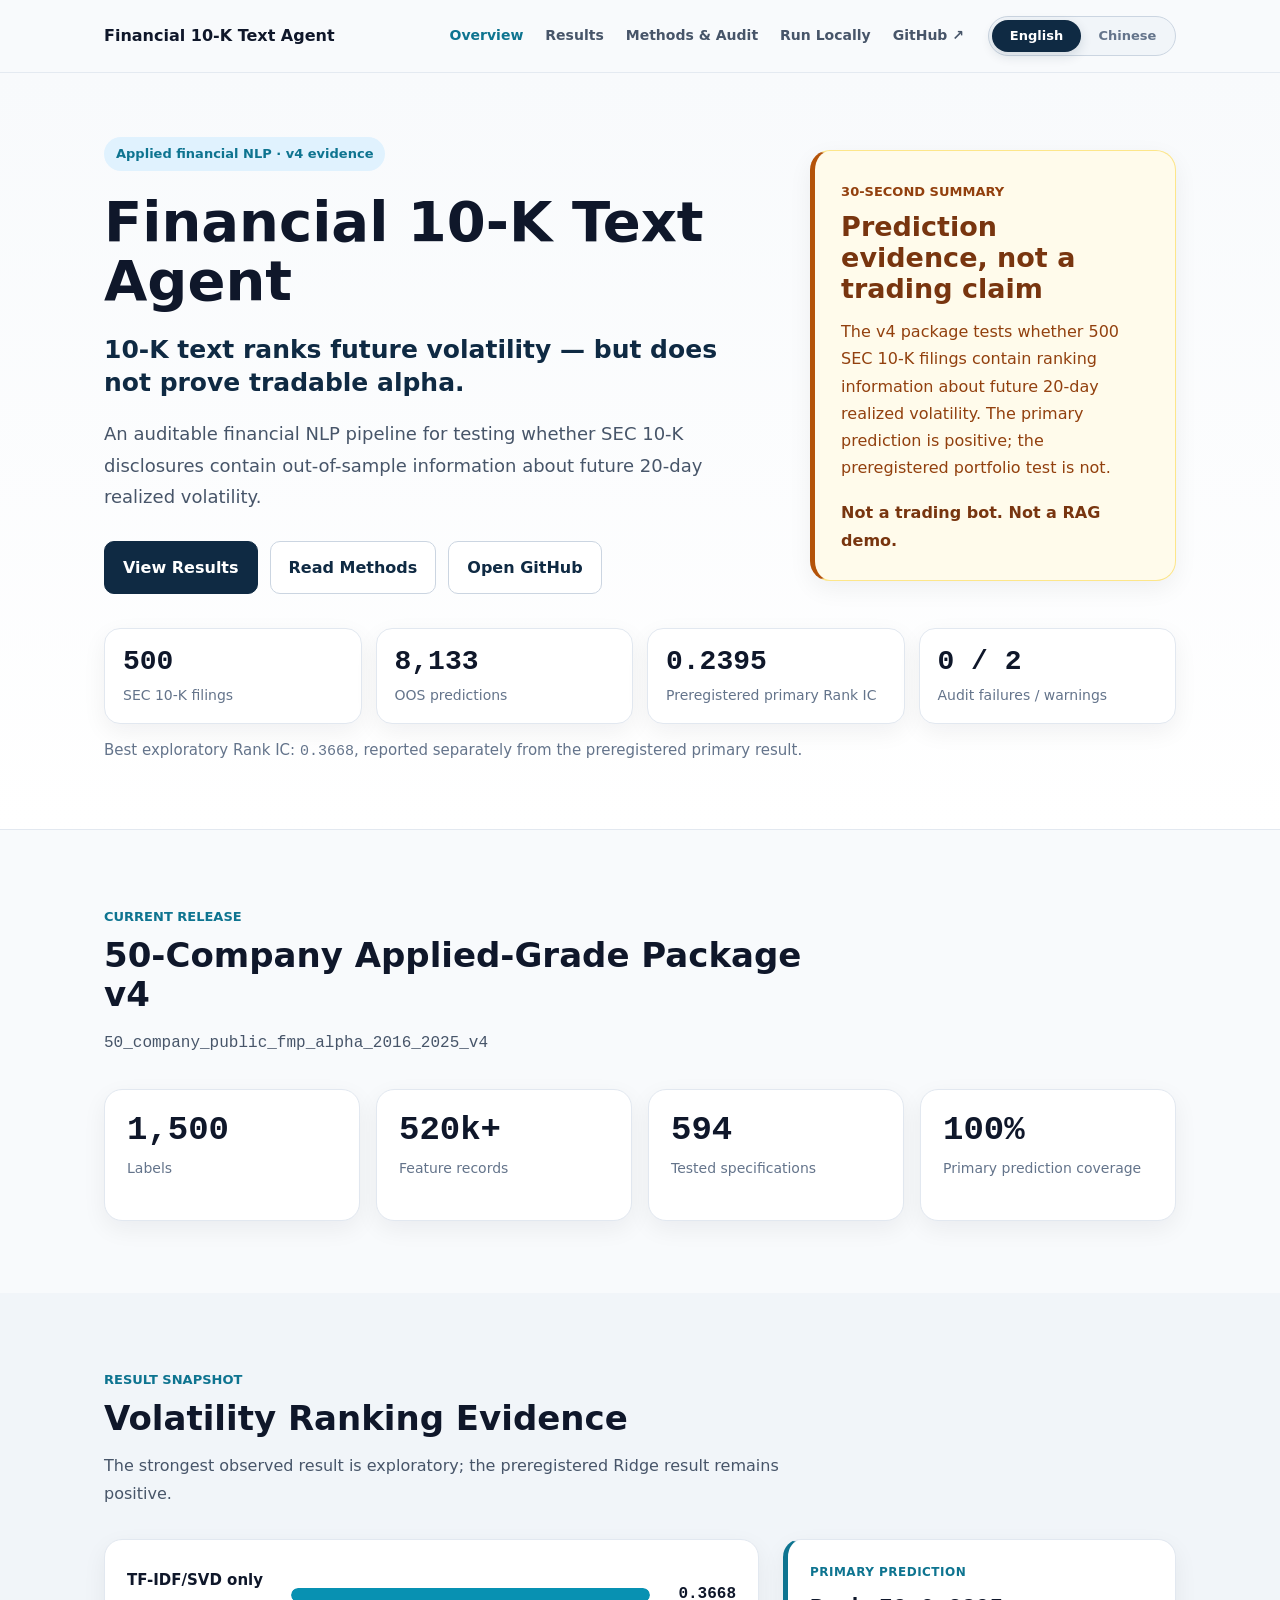
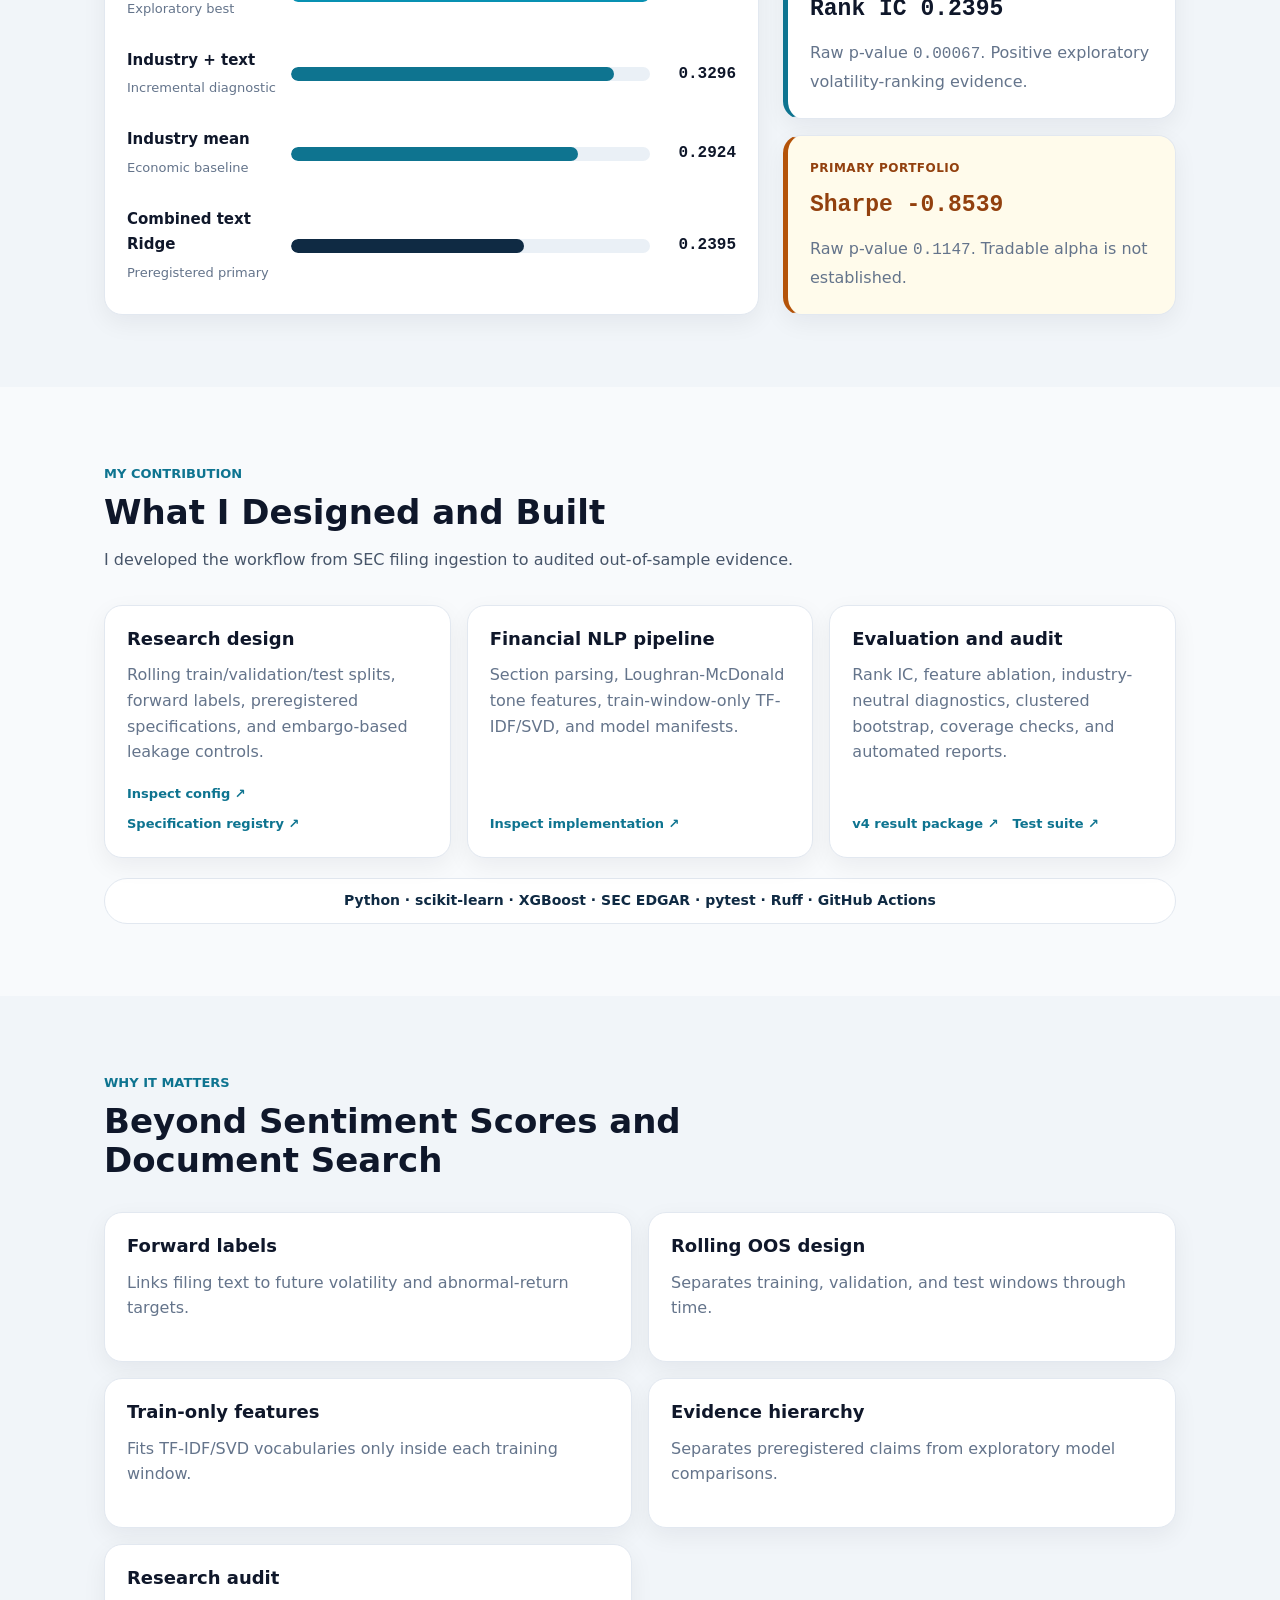
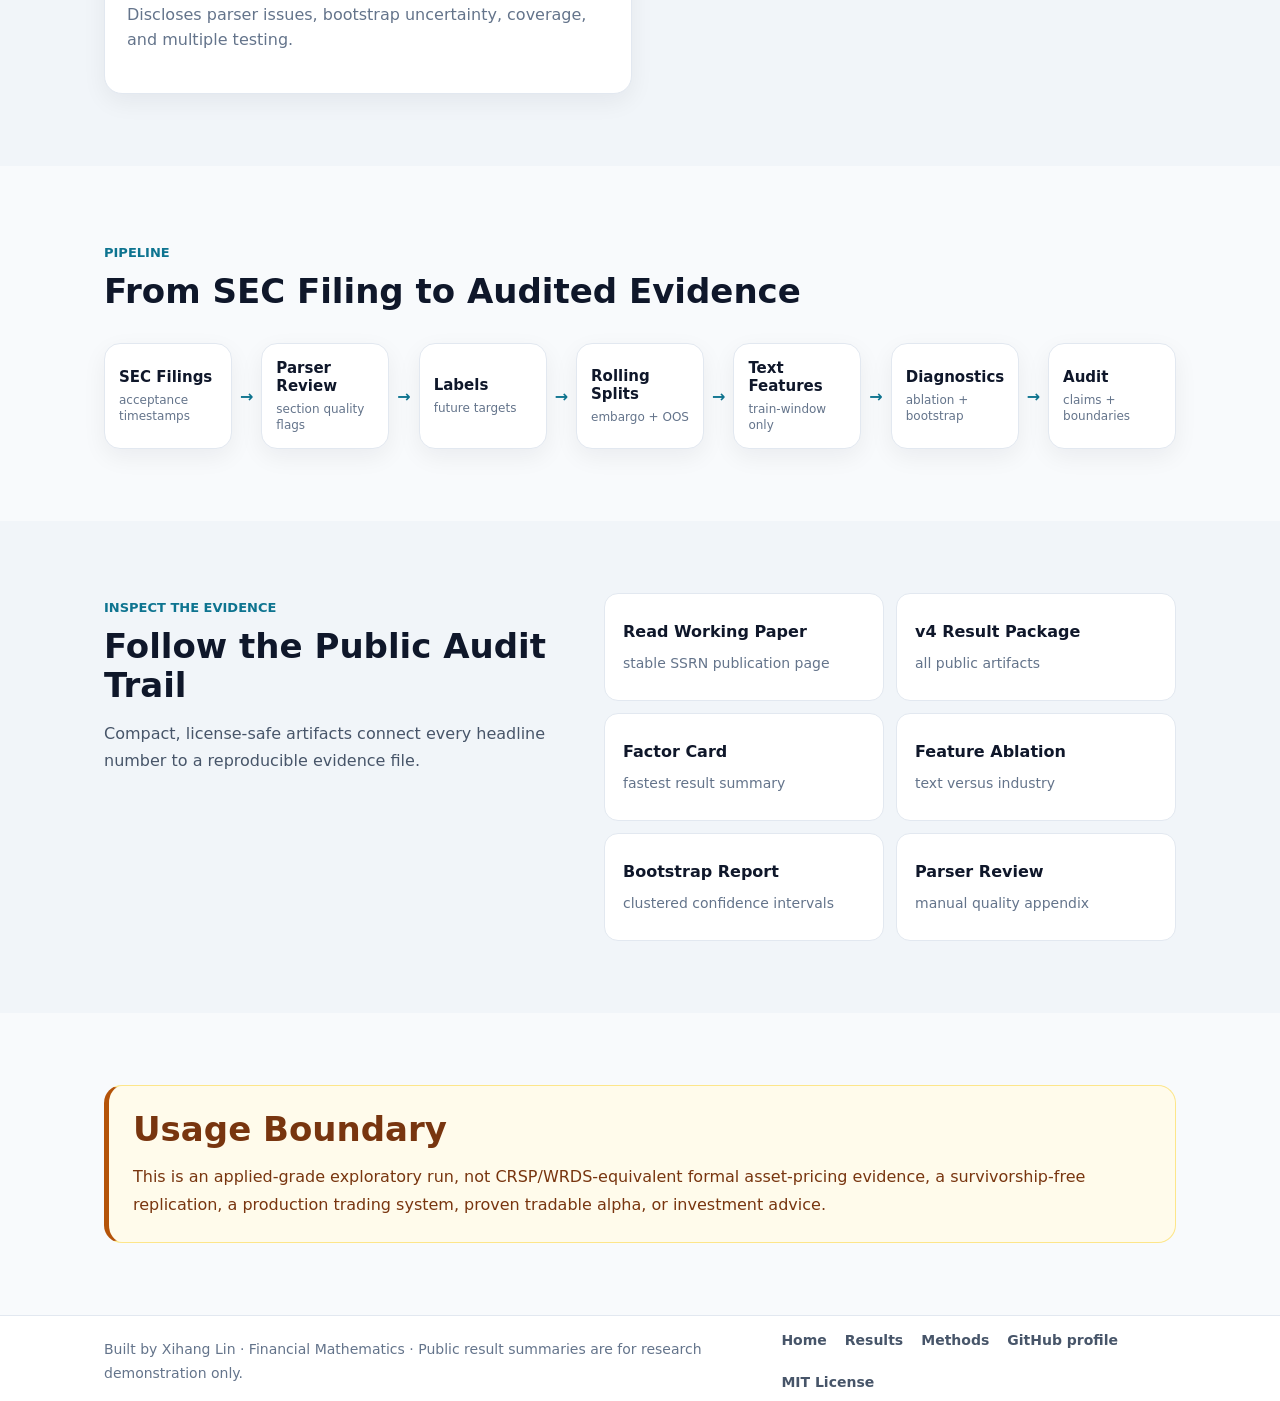
<file: website/index.html>
<!doctype html>
<html lang="en">
  <head>
    <meta charset="utf-8">
    <meta name="viewport" content="width=device-width, initial-scale=1">
    <title>Financial 10-K Text Agent</title>
    <meta name="description" content="An auditable SEC 10-K text pipeline for out-of-sample volatility-ranking research.">
    <meta name="author" content="Xihang Lin">
    <link rel="canonical" href="https://www.filingfactor.tech">
    <link rel="alternate" hreflang="en" href="https://www.filingfactor.tech/index.html">
    <link rel="alternate" hreflang="zh-CN" href="https://www.filingfactor.tech/index.zh-CN.html">
    <link rel="alternate" hreflang="x-default" href="https://www.filingfactor.tech/">
    <meta property="og:type" content="website">
    <meta property="og:title" content="Financial 10-K Text Agent">
    <meta property="og:description" content="An auditable SEC 10-K text pipeline for out-of-sample volatility-ranking research.">
    <meta property="og:url" content="https://www.filingfactor.tech">
    <meta property="og:image" content="https://www.filingfactor.tech/assets/og-card.png">
    <meta name="twitter:card" content="summary_large_image">
    <meta name="twitter:title" content="Financial 10-K Text Agent">
    <meta name="twitter:description" content="An auditable SEC 10-K text pipeline for out-of-sample volatility-ranking research.">
    <meta name="twitter:image" content="https://www.filingfactor.tech/assets/og-card.png">
    <link rel="icon" href="assets/favicon.svg" type="image/svg+xml">
    <link rel="stylesheet" href="assets/styles.css">
    <script defer src="assets/site.js"></script>
    <script type="application/ld+json">
      {"@context":"https://schema.org","@type":"SoftwareSourceCode","name":"Financial 10-K Text Agent","author":{"@type":"Person","name":"Xihang Lin"},"codeRepository":"https://github.com/uiclxh/financial-10k-text-agent","license":"https://github.com/uiclxh/financial-10k-text-agent/blob/main/LICENSE","programmingLanguage":"Python"}
    </script>
  </head>
  <body>
    <a class="skip-link" href="#main">Skip to content</a>
    <header class="site-header">
      <div class="container header-inner">
        <a class="brand" href="index.html">Financial 10-K Text Agent</a>
        <nav class="primary-nav" aria-label="Primary navigation">
          <a href="index.html" aria-current="page">Overview</a>
          <a href="results.html">Results</a>
          <a href="methods.html">Methods & Audit</a>
          <a href="results.html#reproducibility">Run Locally</a>
          <a href="https://github.com/uiclxh/financial-10k-text-agent">GitHub ↗</a>
        </nav>
        <div class="language-switch" aria-label="Language switch">
          <a class="switch-option is-active" href="index.html" lang="en">English</a>
          <a class="switch-option" href="index.zh-CN.html" lang="zh-CN">Chinese</a>
        </div>
      </div>
    </header>

    <main id="main">
      <section class="hero retention-hero">
        <div class="container">
          <div class="hero-grid">
            <div class="hero-copy">
              <span class="badge">Applied financial NLP · v4 evidence</span>
              <h1>Financial 10-K Text Agent</h1>
              <p class="hero-hook">10-K text ranks future volatility — but does not prove tradable alpha.</p>
              <p class="hero-subtitle">An auditable financial NLP pipeline for testing whether SEC 10-K disclosures contain out-of-sample information about future 20-day realized volatility.</p>
              <div class="hero-cta" aria-label="Primary project actions">
                <a class="btn btn-primary" href="results.html">View Results</a>
                <a class="btn btn-secondary" href="methods.html">Read Methods</a>
                <a class="btn btn-secondary" href="https://github.com/uiclxh/financial-10k-text-agent">Open GitHub</a>
              </div>
            </div>
            <aside class="claim-boundary-card" aria-label="Main takeaway">
              <p class="eyebrow">30-second summary</p>
              <h2>Prediction evidence, not a trading claim</h2>
              <p>The v4 package tests whether 500 SEC 10-K filings contain ranking information about future 20-day realized volatility. The primary prediction is positive; the preregistered portfolio test is not.</p>
              <strong>Not a trading bot. Not a RAG demo.</strong>
            </aside>
          </div>
          <div class="hero-kpi-grid" aria-label="v4 core metrics">
            <div class="proof-card"><strong>500</strong><span>SEC 10-K filings</span></div>
            <div class="proof-card"><strong>8,133</strong><span>OOS predictions</span></div>
            <div class="proof-card"><strong>0.2395</strong><span>Preregistered primary Rank IC</span></div>
            <div class="proof-card"><strong>0 / 2</strong><span>Audit failures / warnings</span></div>
          </div>
          <p class="metric-note">Best exploratory Rank IC: <code>0.3668</code>, reported separately from the preregistered primary result.</p>
        </div>
      </section>

      <section class="section">
        <div class="container">
          <div class="section-header"><p class="eyebrow">Current release</p><h2>50-Company Applied-Grade Package v4</h2><p><code>50_company_public_fmp_alpha_2016_2025_v4</code></p></div>
          <div class="metric-grid compact">
            <div class="metric-card"><div class="metric-number">1,500</div><div class="metric-label">Labels</div></div>
            <div class="metric-card"><div class="metric-number">520k+</div><div class="metric-label">Feature records</div></div>
            <div class="metric-card"><div class="metric-number">594</div><div class="metric-label">Tested specifications</div></div>
            <div class="metric-card"><div class="metric-number">100%</div><div class="metric-label">Primary prediction coverage</div></div>
          </div>
        </div>
      </section>

      <section class="section muted">
        <div class="container">
          <div class="section-header"><p class="eyebrow">Result snapshot</p><h2>Volatility Ranking Evidence</h2><p>The strongest observed result is exploratory; the preregistered Ridge result remains positive.</p></div>
          <div class="home-result-layout">
            <div class="model-chart-card" aria-label="Rank IC comparison chart">
              <div class="rank-chart-row is-exploratory"><div><strong>TF-IDF/SVD only</strong><span>Exploratory best</span></div><span class="rank-track"><span style="--bar-width: 100%"></span></span><code>0.3668</code></div>
              <div class="rank-chart-row"><div><strong>Industry + text</strong><span>Incremental diagnostic</span></div><span class="rank-track"><span style="--bar-width: 90%"></span></span><code>0.3296</code></div>
              <div class="rank-chart-row"><div><strong>Industry mean</strong><span>Economic baseline</span></div><span class="rank-track"><span style="--bar-width: 80%"></span></span><code>0.2924</code></div>
              <div class="rank-chart-row is-primary"><div><strong>Combined text Ridge</strong><span>Preregistered primary</span></div><span class="rank-track"><span style="--bar-width: 65%"></span></span><code>0.2395</code></div>
            </div>
            <div class="claim-pair">
              <article class="claim-card claim-positive"><span>Primary prediction</span><strong>Rank IC 0.2395</strong><p>Raw p-value <code>0.00067</code>. Positive exploratory volatility-ranking evidence.</p></article>
              <article class="claim-card claim-negative"><span>Primary portfolio</span><strong>Sharpe -0.8539</strong><p>Raw p-value <code>0.1147</code>. Tradable alpha is not established.</p></article>
            </div>
          </div>
        </div>
      </section>

      <section class="section" id="contribution">
        <div class="container">
          <div class="section-header"><p class="eyebrow">My contribution</p><h2>What I Designed and Built</h2><p>I developed the workflow from SEC filing ingestion to audited out-of-sample evidence.</p></div>
          <div class="capability-card-grid contribution-cards">
            <article class="capability-card"><strong>Research design</strong><p>Rolling train/validation/test splits, forward labels, preregistered specifications, and embargo-based leakage controls.</p><div class="evidence-links"><a class="evidence-link" href="https://github.com/uiclxh/financial-10k-text-agent/blob/main/configs/text_factor_lab/50_company_public_fmp_alpha_v4.yaml">Inspect config ↗</a><a class="evidence-link" href="https://github.com/uiclxh/financial-10k-text-agent/blob/main/docs/results/50_company_public_fmp_alpha_2016_2025_v4/specification_registry.json">Specification registry ↗</a></div></article>
            <article class="capability-card"><strong>Financial NLP pipeline</strong><p>Section parsing, Loughran-McDonald tone features, train-window-only TF-IDF/SVD, and model manifests.</p><div class="evidence-links"><a class="evidence-link" href="https://github.com/uiclxh/financial-10k-text-agent/tree/main/src/text_factor_lab">Inspect implementation ↗</a></div></article>
            <article class="capability-card"><strong>Evaluation and audit</strong><p>Rank IC, feature ablation, industry-neutral diagnostics, clustered bootstrap, coverage checks, and automated reports.</p><div class="evidence-links"><a class="evidence-link" href="https://github.com/uiclxh/financial-10k-text-agent/tree/main/docs/results/50_company_public_fmp_alpha_2016_2025_v4">v4 result package ↗</a><a class="evidence-link" href="https://github.com/uiclxh/financial-10k-text-agent/tree/main/tests">Test suite ↗</a></div></article>
          </div>
          <p class="tech-stack">Python · scikit-learn · XGBoost · SEC EDGAR · pytest · Ruff · GitHub Actions</p>
        </div>
      </section>

      <section class="section muted">
        <div class="container">
          <div class="section-header"><p class="eyebrow">Why it matters</p><h2>Beyond Sentiment Scores and Document Search</h2></div>
          <div class="capability-card-grid">
            <div class="capability-card"><strong>Forward labels</strong><p>Links filing text to future volatility and abnormal-return targets.</p></div>
            <div class="capability-card"><strong>Rolling OOS design</strong><p>Separates training, validation, and test windows through time.</p></div>
            <div class="capability-card"><strong>Train-only features</strong><p>Fits TF-IDF/SVD vocabularies only inside each training window.</p></div>
            <div class="capability-card"><strong>Evidence hierarchy</strong><p>Separates preregistered claims from exploratory model comparisons.</p></div>
            <div class="capability-card"><strong>Research audit</strong><p>Discloses parser issues, bootstrap uncertainty, coverage, and multiple testing.</p></div>
          </div>
        </div>
      </section>
      <section class="section">
        <div class="container">
          <div class="section-header"><p class="eyebrow">Pipeline</p><h2>From SEC Filing to Audited Evidence</h2></div>
          <div class="pipeline-flow" aria-label="Research pipeline">
            <div class="pipeline-node"><strong>SEC Filings</strong><span>acceptance timestamps</span></div><div class="pipeline-arrow" aria-hidden="true">→</div><div class="pipeline-node"><strong>Parser Review</strong><span>section quality flags</span></div><div class="pipeline-arrow" aria-hidden="true">→</div><div class="pipeline-node"><strong>Labels</strong><span>future targets</span></div><div class="pipeline-arrow" aria-hidden="true">→</div><div class="pipeline-node"><strong>Rolling Splits</strong><span>embargo + OOS</span></div><div class="pipeline-arrow" aria-hidden="true">→</div><div class="pipeline-node"><strong>Text Features</strong><span>train-window only</span></div><div class="pipeline-arrow" aria-hidden="true">→</div><div class="pipeline-node"><strong>Diagnostics</strong><span>ablation + bootstrap</span></div><div class="pipeline-arrow" aria-hidden="true">→</div><div class="pipeline-node"><strong>Audit</strong><span>claims + boundaries</span></div>
          </div>
        </div>
      </section>
      <section class="section muted">
        <div class="container split-section">
          <div><p class="eyebrow">Inspect the evidence</p><h2>Follow the Public Audit Trail</h2><p>Compact, license-safe artifacts connect every headline number to a reproducible evidence file.</p></div>
          <div class="artifact-list"><a class="artifact-card" aria-label="Read Working Paper - stable SSRN publication page" href="https://ssrn.com/abstract=6974978"><span>Read Working Paper</span><span>stable SSRN publication page</span></a><a class="artifact-card" aria-label="v4 Result Package - all public artifacts" href="https://github.com/uiclxh/financial-10k-text-agent/tree/main/docs/results/50_company_public_fmp_alpha_2016_2025_v4"><span>v4 Result Package</span><span>all public artifacts</span></a><a class="artifact-card" aria-label="Factor Card - fastest result summary" href="https://github.com/uiclxh/financial-10k-text-agent/blob/main/docs/results/50_company_public_fmp_alpha_2016_2025_v4/factor_card.md"><span>Factor Card</span><span>fastest result summary</span></a><a class="artifact-card" aria-label="Feature Ablation - text versus industry" href="https://github.com/uiclxh/financial-10k-text-agent/blob/main/docs/results/50_company_public_fmp_alpha_2016_2025_v4/feature_ablation_summary.json"><span>Feature Ablation</span><span>text versus industry</span></a><a class="artifact-card" aria-label="Bootstrap Report - clustered confidence intervals" href="https://github.com/uiclxh/financial-10k-text-agent/blob/main/docs/results/50_company_public_fmp_alpha_2016_2025_v4/primary_rank_ic_bootstrap_report.json"><span>Bootstrap Report</span><span>clustered confidence intervals</span></a><a class="artifact-card" aria-label="Parser Review - manual quality appendix" href="https://github.com/uiclxh/financial-10k-text-agent/blob/main/docs/results/50_company_public_fmp_alpha_2016_2025_v4/parser_manual_review_appendix.md"><span>Parser Review</span><span>manual quality appendix</span></a></div>
        </div>
      </section>
      <section class="section"><div class="container"><div class="boundary-box"><h2>Usage Boundary</h2><p>This is an applied-grade exploratory run, not CRSP/WRDS-equivalent formal asset-pricing evidence, a survivorship-free replication, a production trading system, proven tradable alpha, or investment advice.</p></div></div></section>
    </main>

    <footer class="site-footer">
      <div class="container footer-inner">
        <p>Built by Xihang Lin · Financial Mathematics · Public result summaries are for research demonstration only.</p>
        <nav class="footer-links" aria-label="Footer navigation">
          <a href="index.html">Home</a>
          <a href="results.html">Results</a>
          <a href="methods.html">Methods</a>
          <a href="https://github.com/uiclxh">GitHub profile</a>
          <a href="https://github.com/uiclxh/financial-10k-text-agent/blob/main/LICENSE">MIT License</a>
        </nav>
      </div>
    </footer>
  </body>
</html>
</file>
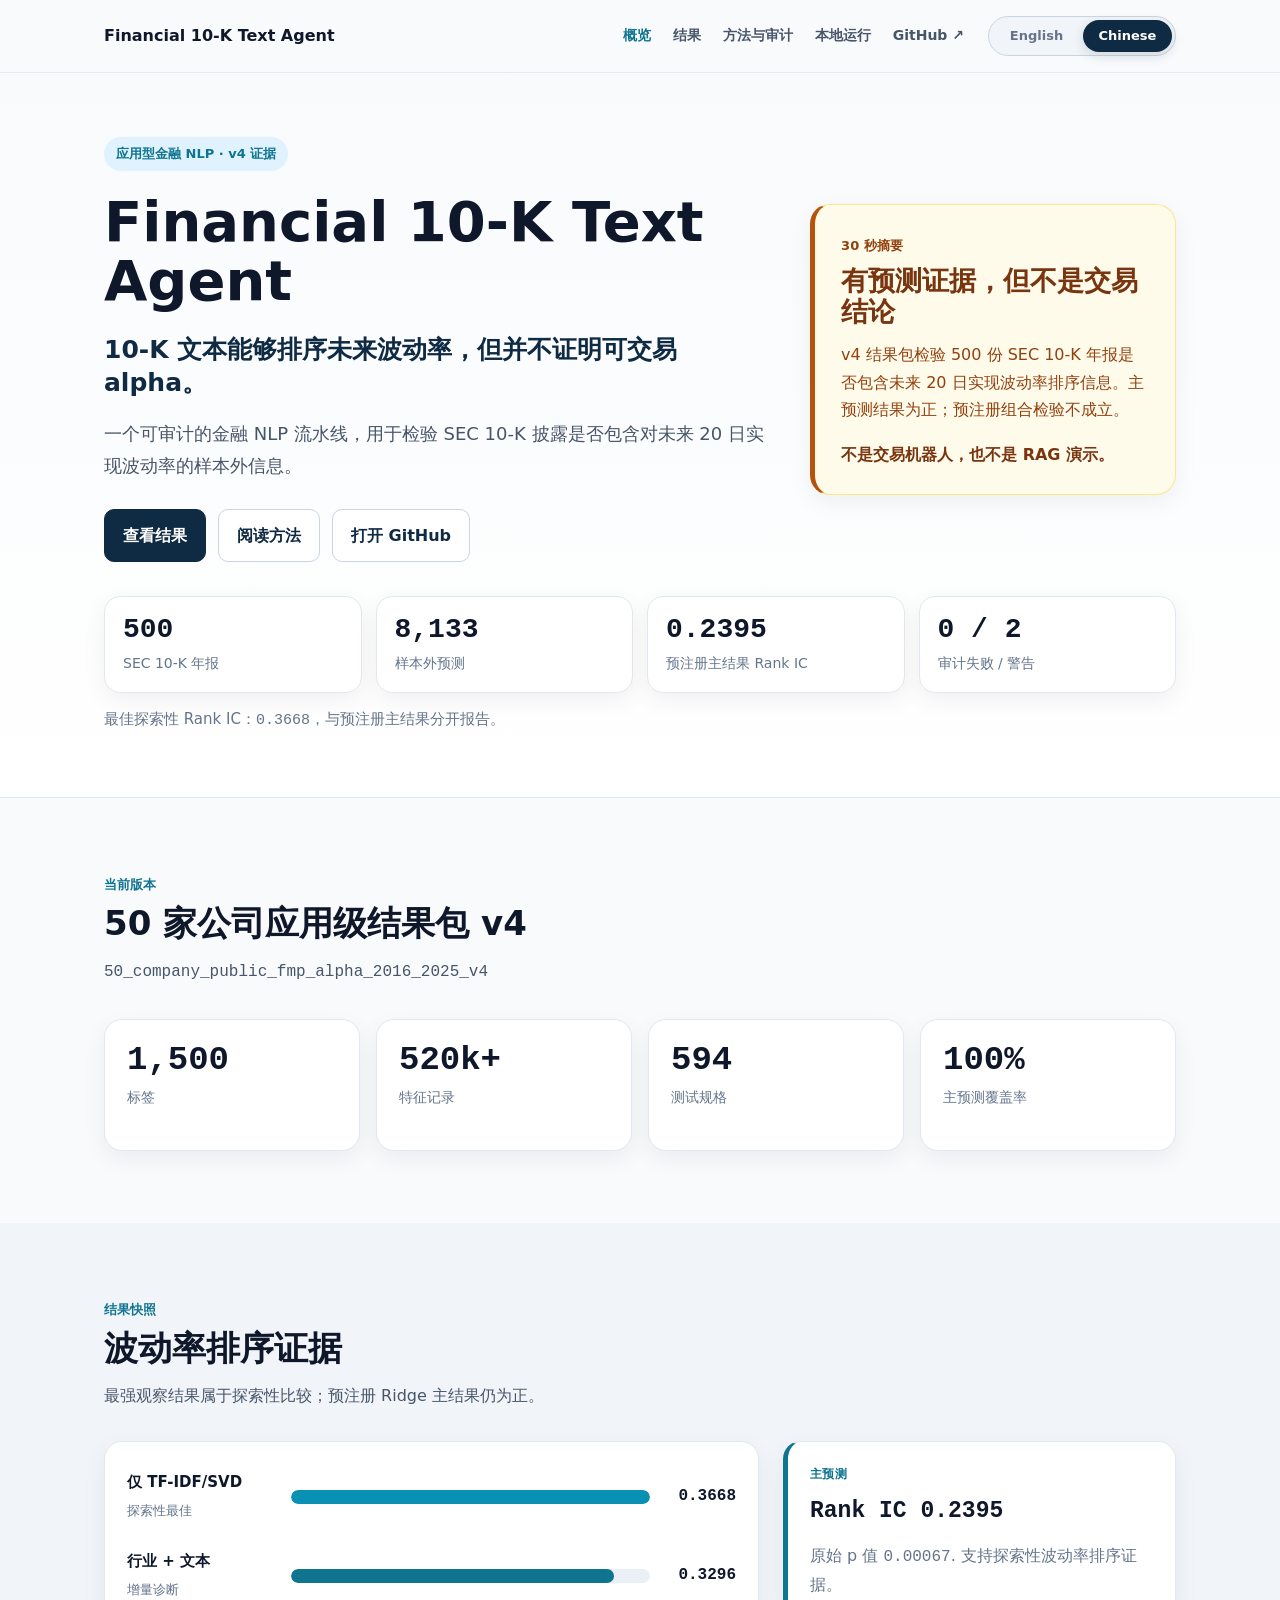
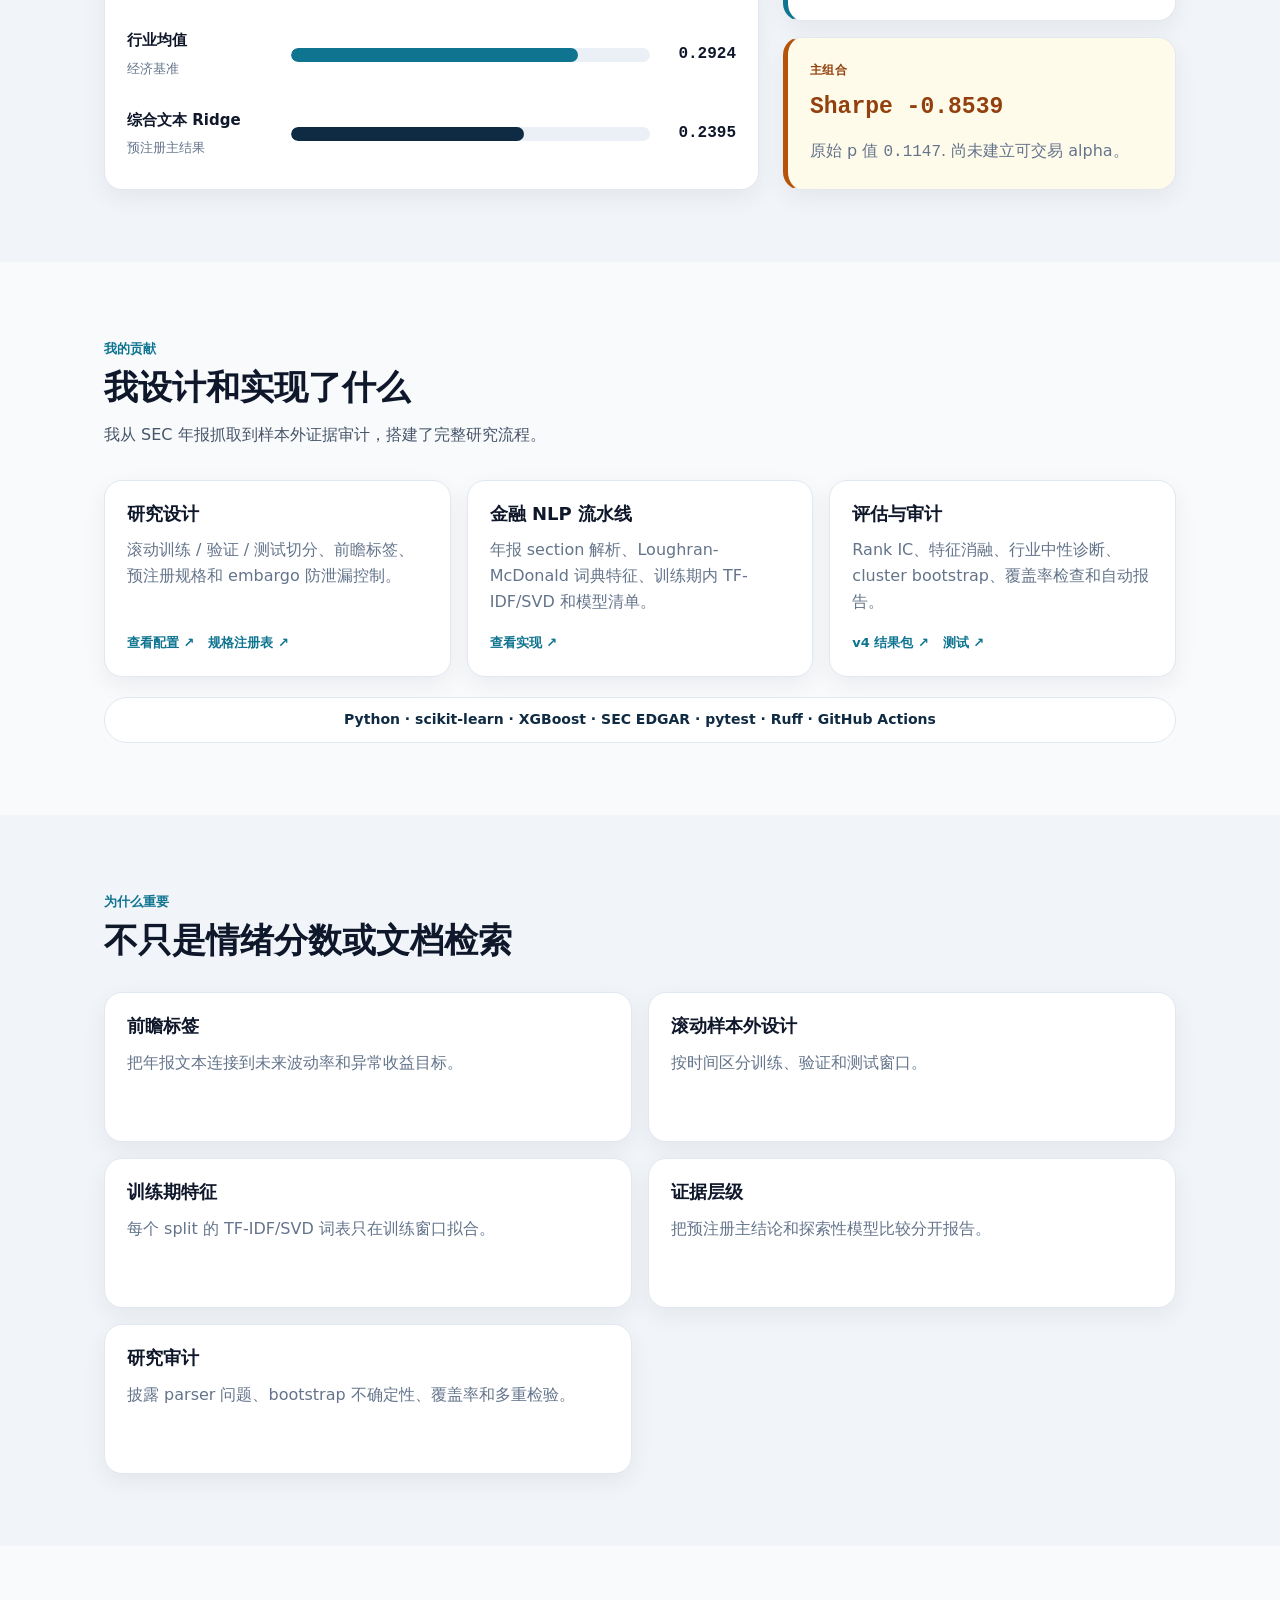
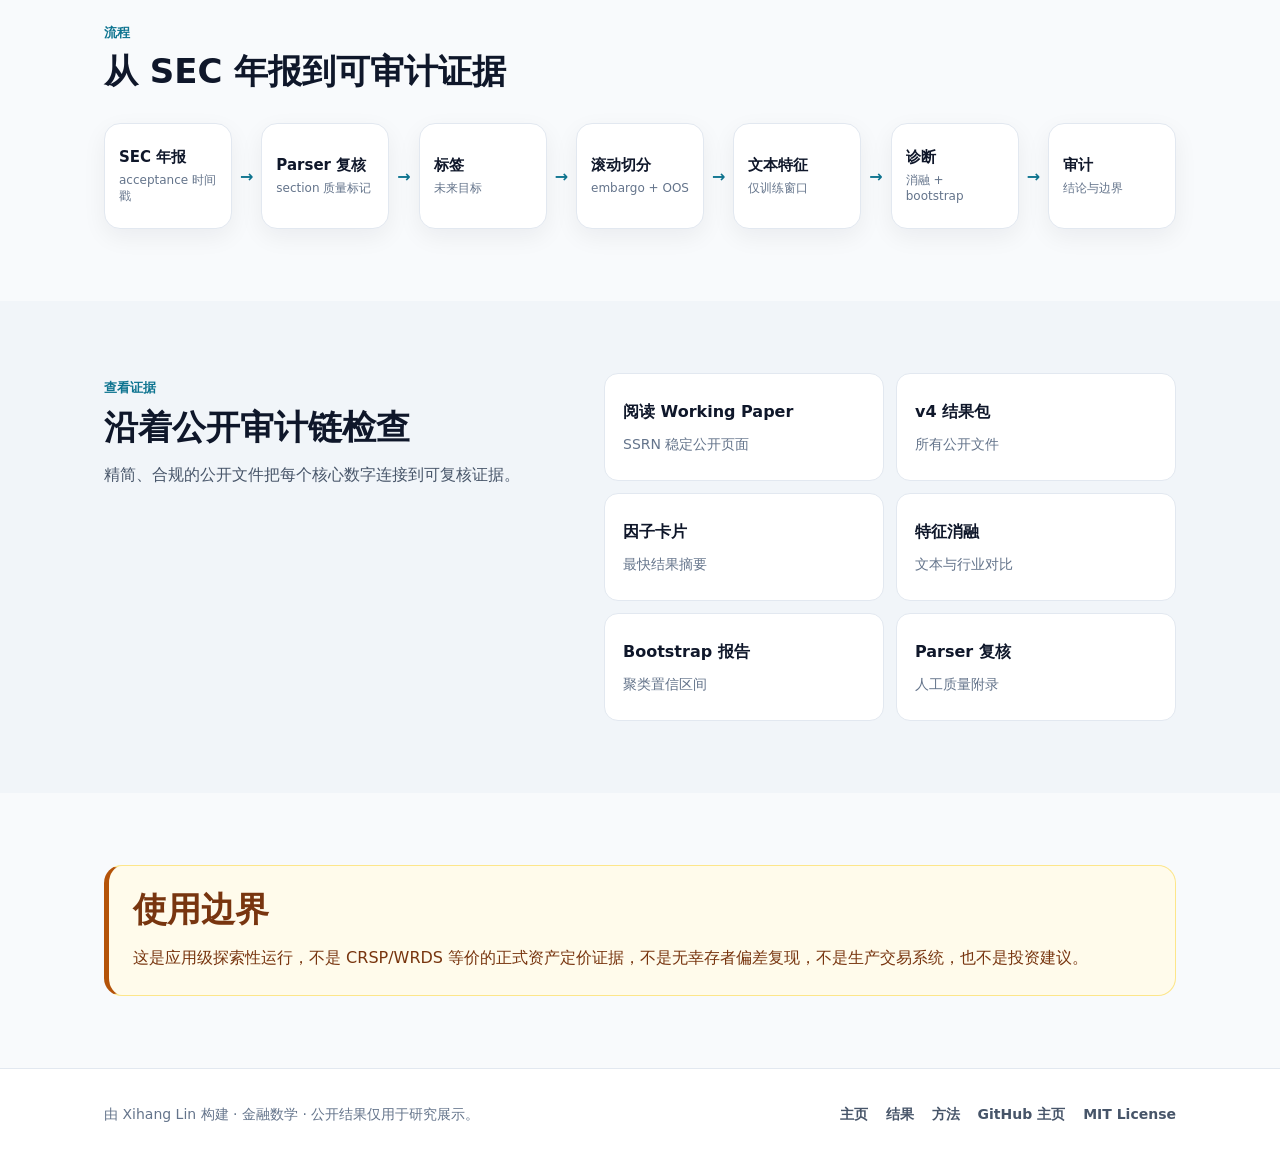
<file: website/index.zh-CN.html>
<!doctype html>
<html lang="zh-CN">
  <head>
    <meta charset="utf-8">
    <meta name="viewport" content="width=device-width, initial-scale=1">
    <title>Financial 10-K Text Agent</title>
    <meta name="description" content="一个可审计的 SEC 10-K 金融文本研究流水线，用于检验未来波动率排序信号。">
    <meta name="author" content="Xihang Lin">
    <link rel="canonical" href="https://www.filingfactor.tech/index.zh-CN.html">
    <link rel="alternate" hreflang="en" href="https://www.filingfactor.tech/index.html">
    <link rel="alternate" hreflang="zh-CN" href="https://www.filingfactor.tech/index.zh-CN.html">
    <link rel="alternate" hreflang="x-default" href="https://www.filingfactor.tech/">
    <meta property="og:type" content="website">
    <meta property="og:title" content="Financial 10-K Text Agent">
    <meta property="og:description" content="一个可审计的 SEC 10-K 金融文本研究流水线，用于检验未来波动率排序信号。">
    <meta property="og:url" content="https://www.filingfactor.tech/index.zh-CN.html">
    <meta property="og:image" content="https://www.filingfactor.tech/assets/og-card.png">
    <meta name="twitter:card" content="summary_large_image">
    <meta name="twitter:title" content="Financial 10-K Text Agent">
    <meta name="twitter:description" content="一个可审计的 SEC 10-K 金融文本研究流水线，用于检验未来波动率排序信号。">
    <meta name="twitter:image" content="https://www.filingfactor.tech/assets/og-card.png">
    <link rel="icon" href="assets/favicon.svg" type="image/svg+xml">
    <link rel="stylesheet" href="assets/styles.css">
    <script defer src="assets/site.js"></script>
    <script type="application/ld+json">
      {"@context":"https://schema.org","@type":"SoftwareSourceCode","name":"Financial 10-K Text Agent","author":{"@type":"Person","name":"Xihang Lin"},"codeRepository":"https://github.com/uiclxh/financial-10k-text-agent","license":"https://github.com/uiclxh/financial-10k-text-agent/blob/main/LICENSE","programmingLanguage":"Python"}
    </script>
  </head>
  <body>
    <a class="skip-link" href="#main">跳到正文</a>
    <header class="site-header">
      <div class="container header-inner">
        <a class="brand" href="index.zh-CN.html">Financial 10-K Text Agent</a>
        <nav class="primary-nav" aria-label="主导航">
          <a href="index.zh-CN.html" aria-current="page">概览</a>
          <a href="results.zh-CN.html">结果</a>
          <a href="methods.zh-CN.html">方法与审计</a>
          <a href="results.zh-CN.html#reproducibility">本地运行</a>
          <a href="https://github.com/uiclxh/financial-10k-text-agent">GitHub ↗</a>
        </nav>
        <div class="language-switch" aria-label="语言切换">
          <a class="switch-option" href="index.html" lang="en">English</a>
          <a class="switch-option is-active" href="index.zh-CN.html" lang="zh-CN">Chinese</a>
        </div>
      </div>
    </header>

    <main id="main">
      <section class="hero retention-hero">
        <div class="container">
          <div class="hero-grid">
            <div class="hero-copy">
              <span class="badge">应用型金融 NLP · v4 证据</span>
              <h1>Financial 10-K Text Agent</h1>
              <p class="hero-hook">10-K 文本能够排序未来波动率，但并不证明可交易 alpha。</p>
              <p class="hero-subtitle">一个可审计的金融 NLP 流水线，用于检验 SEC 10-K 披露是否包含对未来 20 日实现波动率的样本外信息。</p>
              <div class="hero-cta" aria-label="主要项目入口">
                <a class="btn btn-primary" href="results.zh-CN.html">查看结果</a>
                <a class="btn btn-secondary" href="methods.zh-CN.html">阅读方法</a>
                <a class="btn btn-secondary" href="https://github.com/uiclxh/financial-10k-text-agent">打开 GitHub</a>
              </div>
            </div>
            <aside class="claim-boundary-card" aria-label="核心结论">
              <p class="eyebrow">30 秒摘要</p>
              <h2>有预测证据，但不是交易结论</h2>
              <p>v4 结果包检验 500 份 SEC 10-K 年报是否包含未来 20 日实现波动率排序信息。主预测结果为正；预注册组合检验不成立。</p>
              <strong>不是交易机器人，也不是 RAG 演示。</strong>
            </aside>
          </div>
          <div class="hero-kpi-grid" aria-label="v4 核心指标">
            <div class="proof-card"><strong>500</strong><span>SEC 10-K 年报</span></div>
            <div class="proof-card"><strong>8,133</strong><span>样本外预测</span></div>
            <div class="proof-card"><strong>0.2395</strong><span>预注册主结果 Rank IC</span></div>
            <div class="proof-card"><strong>0 / 2</strong><span>审计失败 / 警告</span></div>
          </div>
          <p class="metric-note">最佳探索性 Rank IC：<code>0.3668</code>，与预注册主结果分开报告。</p>
        </div>
      </section>

      <section class="section">
        <div class="container">
          <div class="section-header"><p class="eyebrow">当前版本</p><h2>50 家公司应用级结果包 v4</h2><p><code>50_company_public_fmp_alpha_2016_2025_v4</code></p></div>
          <div class="metric-grid compact">
            <div class="metric-card"><div class="metric-number">1,500</div><div class="metric-label">标签</div></div>
            <div class="metric-card"><div class="metric-number">520k+</div><div class="metric-label">特征记录</div></div>
            <div class="metric-card"><div class="metric-number">594</div><div class="metric-label">测试规格</div></div>
            <div class="metric-card"><div class="metric-number">100%</div><div class="metric-label">主预测覆盖率</div></div>
          </div>
        </div>
      </section>

      <section class="section muted">
        <div class="container">
          <div class="section-header"><p class="eyebrow">结果快照</p><h2>波动率排序证据</h2><p>最强观察结果属于探索性比较；预注册 Ridge 主结果仍为正。</p></div>
          <div class="home-result-layout">
            <div class="model-chart-card" aria-label="Rank IC comparison chart">
              <div class="rank-chart-row is-exploratory"><div><strong>仅 TF-IDF/SVD</strong><span>探索性最佳</span></div><span class="rank-track"><span style="--bar-width: 100%"></span></span><code>0.3668</code></div>
              <div class="rank-chart-row"><div><strong>行业 + 文本</strong><span>增量诊断</span></div><span class="rank-track"><span style="--bar-width: 90%"></span></span><code>0.3296</code></div>
              <div class="rank-chart-row"><div><strong>行业均值</strong><span>经济基准</span></div><span class="rank-track"><span style="--bar-width: 80%"></span></span><code>0.2924</code></div>
              <div class="rank-chart-row is-primary"><div><strong>综合文本 Ridge</strong><span>预注册主结果</span></div><span class="rank-track"><span style="--bar-width: 65%"></span></span><code>0.2395</code></div>
            </div>
            <div class="claim-pair">
              <article class="claim-card claim-positive"><span>主预测</span><strong>Rank IC 0.2395</strong><p>原始 p 值 <code>0.00067</code>. 支持探索性波动率排序证据。</p></article>
              <article class="claim-card claim-negative"><span>主组合</span><strong>Sharpe -0.8539</strong><p>原始 p 值 <code>0.1147</code>. 尚未建立可交易 alpha。</p></article>
            </div>
          </div>
        </div>
      </section>

      <section class="section" id="contribution">
        <div class="container">
          <div class="section-header"><p class="eyebrow">我的贡献</p><h2>我设计和实现了什么</h2><p>我从 SEC 年报抓取到样本外证据审计，搭建了完整研究流程。</p></div>
          <div class="capability-card-grid contribution-cards">
            <article class="capability-card"><strong>研究设计</strong><p>滚动训练 / 验证 / 测试切分、前瞻标签、预注册规格和 embargo 防泄漏控制。</p><div class="evidence-links"><a class="evidence-link" href="https://github.com/uiclxh/financial-10k-text-agent/blob/main/configs/text_factor_lab/50_company_public_fmp_alpha_v4.yaml">查看配置 ↗</a><a class="evidence-link" href="https://github.com/uiclxh/financial-10k-text-agent/blob/main/docs/results/50_company_public_fmp_alpha_2016_2025_v4/specification_registry.json">规格注册表 ↗</a></div></article>
            <article class="capability-card"><strong>金融 NLP 流水线</strong><p>年报 section 解析、Loughran-McDonald 词典特征、训练期内 TF-IDF/SVD 和模型清单。</p><div class="evidence-links"><a class="evidence-link" href="https://github.com/uiclxh/financial-10k-text-agent/tree/main/src/text_factor_lab">查看实现 ↗</a></div></article>
            <article class="capability-card"><strong>评估与审计</strong><p>Rank IC、特征消融、行业中性诊断、cluster bootstrap、覆盖率检查和自动报告。</p><div class="evidence-links"><a class="evidence-link" href="https://github.com/uiclxh/financial-10k-text-agent/tree/main/docs/results/50_company_public_fmp_alpha_2016_2025_v4">v4 结果包 ↗</a><a class="evidence-link" href="https://github.com/uiclxh/financial-10k-text-agent/tree/main/tests">测试 ↗</a></div></article>
          </div>
          <p class="tech-stack">Python · scikit-learn · XGBoost · SEC EDGAR · pytest · Ruff · GitHub Actions</p>
        </div>
      </section>

      <section class="section muted">
        <div class="container">
          <div class="section-header"><p class="eyebrow">为什么重要</p><h2>不只是情绪分数或文档检索</h2></div>
          <div class="capability-card-grid">
            <div class="capability-card"><strong>前瞻标签</strong><p>把年报文本连接到未来波动率和异常收益目标。</p></div>
            <div class="capability-card"><strong>滚动样本外设计</strong><p>按时间区分训练、验证和测试窗口。</p></div>
            <div class="capability-card"><strong>训练期特征</strong><p>每个 split 的 TF-IDF/SVD 词表只在训练窗口拟合。</p></div>
            <div class="capability-card"><strong>证据层级</strong><p>把预注册主结论和探索性模型比较分开报告。</p></div>
            <div class="capability-card"><strong>研究审计</strong><p>披露 parser 问题、bootstrap 不确定性、覆盖率和多重检验。</p></div>
          </div>
        </div>
      </section>
      <section class="section">
        <div class="container">
          <div class="section-header"><p class="eyebrow">流程</p><h2>从 SEC 年报到可审计证据</h2></div>
          <div class="pipeline-flow" aria-label="研究流程">
            <div class="pipeline-node"><strong>SEC 年报</strong><span>acceptance 时间戳</span></div><div class="pipeline-arrow" aria-hidden="true">→</div><div class="pipeline-node"><strong>Parser 复核</strong><span>section 质量标记</span></div><div class="pipeline-arrow" aria-hidden="true">→</div><div class="pipeline-node"><strong>标签</strong><span>未来目标</span></div><div class="pipeline-arrow" aria-hidden="true">→</div><div class="pipeline-node"><strong>滚动切分</strong><span>embargo + OOS</span></div><div class="pipeline-arrow" aria-hidden="true">→</div><div class="pipeline-node"><strong>文本特征</strong><span>仅训练窗口</span></div><div class="pipeline-arrow" aria-hidden="true">→</div><div class="pipeline-node"><strong>诊断</strong><span>消融 + bootstrap</span></div><div class="pipeline-arrow" aria-hidden="true">→</div><div class="pipeline-node"><strong>审计</strong><span>结论与边界</span></div>
          </div>
        </div>
      </section>
      <section class="section muted">
        <div class="container split-section">
          <div><p class="eyebrow">查看证据</p><h2>沿着公开审计链检查</h2><p>精简、合规的公开文件把每个核心数字连接到可复核证据。</p></div>
          <div class="artifact-list"><a class="artifact-card" aria-label="阅读 Working Paper - SSRN 稳定公开页面" href="https://ssrn.com/abstract=6974978"><span>阅读 Working Paper</span><span>SSRN 稳定公开页面</span></a><a class="artifact-card" aria-label="v4 结果包 - 所有公开文件" href="https://github.com/uiclxh/financial-10k-text-agent/tree/main/docs/results/50_company_public_fmp_alpha_2016_2025_v4"><span>v4 结果包</span><span>所有公开文件</span></a><a class="artifact-card" aria-label="因子卡片 - 最快结果摘要" href="https://github.com/uiclxh/financial-10k-text-agent/blob/main/docs/results/50_company_public_fmp_alpha_2016_2025_v4/factor_card.md"><span>因子卡片</span><span>最快结果摘要</span></a><a class="artifact-card" aria-label="特征消融 - 文本与行业对比" href="https://github.com/uiclxh/financial-10k-text-agent/blob/main/docs/results/50_company_public_fmp_alpha_2016_2025_v4/feature_ablation_summary.json"><span>特征消融</span><span>文本与行业对比</span></a><a class="artifact-card" aria-label="Bootstrap 报告 - 聚类置信区间" href="https://github.com/uiclxh/financial-10k-text-agent/blob/main/docs/results/50_company_public_fmp_alpha_2016_2025_v4/primary_rank_ic_bootstrap_report.json"><span>Bootstrap 报告</span><span>聚类置信区间</span></a><a class="artifact-card" aria-label="Parser 复核 - 人工质量附录" href="https://github.com/uiclxh/financial-10k-text-agent/blob/main/docs/results/50_company_public_fmp_alpha_2016_2025_v4/parser_manual_review_appendix.md"><span>Parser 复核</span><span>人工质量附录</span></a></div>
        </div>
      </section>
      <section class="section"><div class="container"><div class="boundary-box"><h2>使用边界</h2><p>这是应用级探索性运行，不是 CRSP/WRDS 等价的正式资产定价证据，不是无幸存者偏差复现，不是生产交易系统，也不是投资建议。</p></div></div></section>
    </main>

    <footer class="site-footer">
      <div class="container footer-inner">
        <p>由 Xihang Lin 构建 · 金融数学 · 公开结果仅用于研究展示。</p>
        <nav class="footer-links" aria-label="页脚导航">
          <a href="index.zh-CN.html">主页</a>
          <a href="results.zh-CN.html">结果</a>
          <a href="methods.zh-CN.html">方法</a>
          <a href="https://github.com/uiclxh">GitHub 主页</a>
          <a href="https://github.com/uiclxh/financial-10k-text-agent/blob/main/LICENSE">MIT License</a>
        </nav>
      </div>
    </footer>
  </body>
</html>
</file>
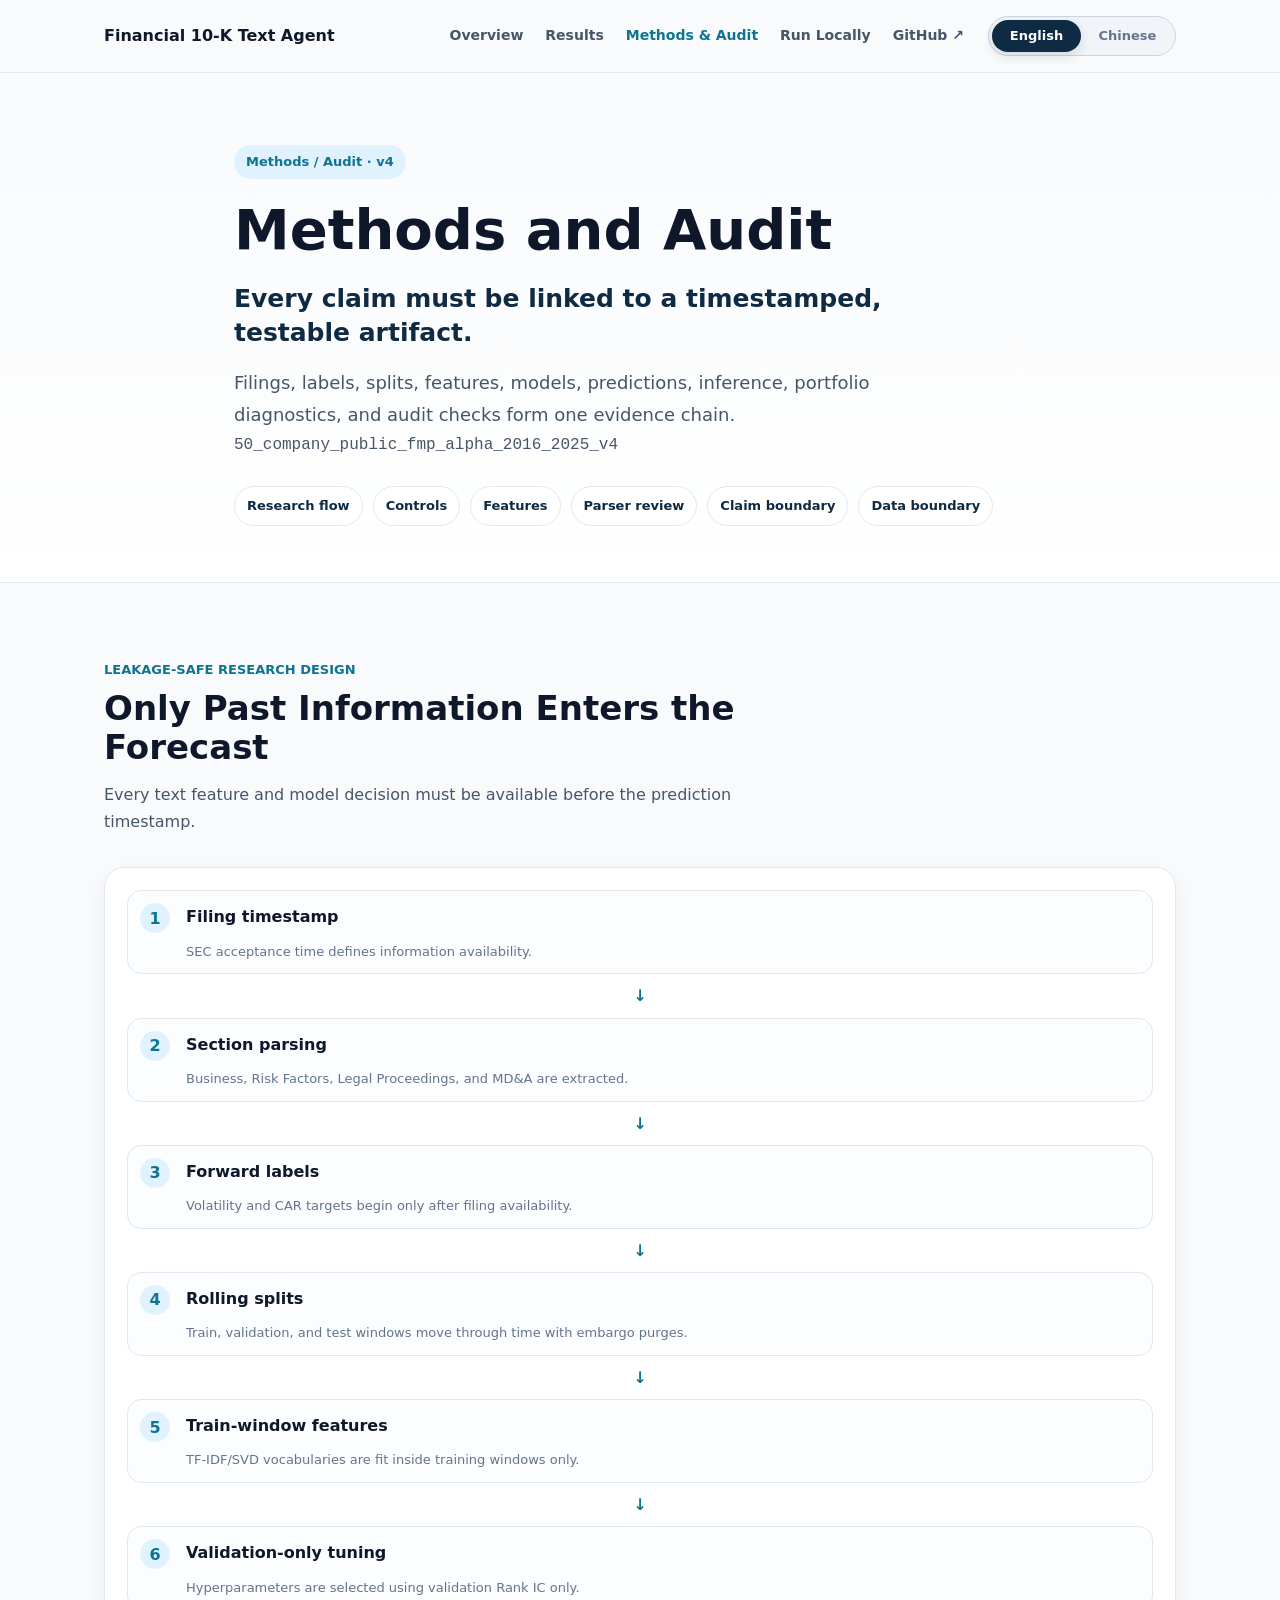
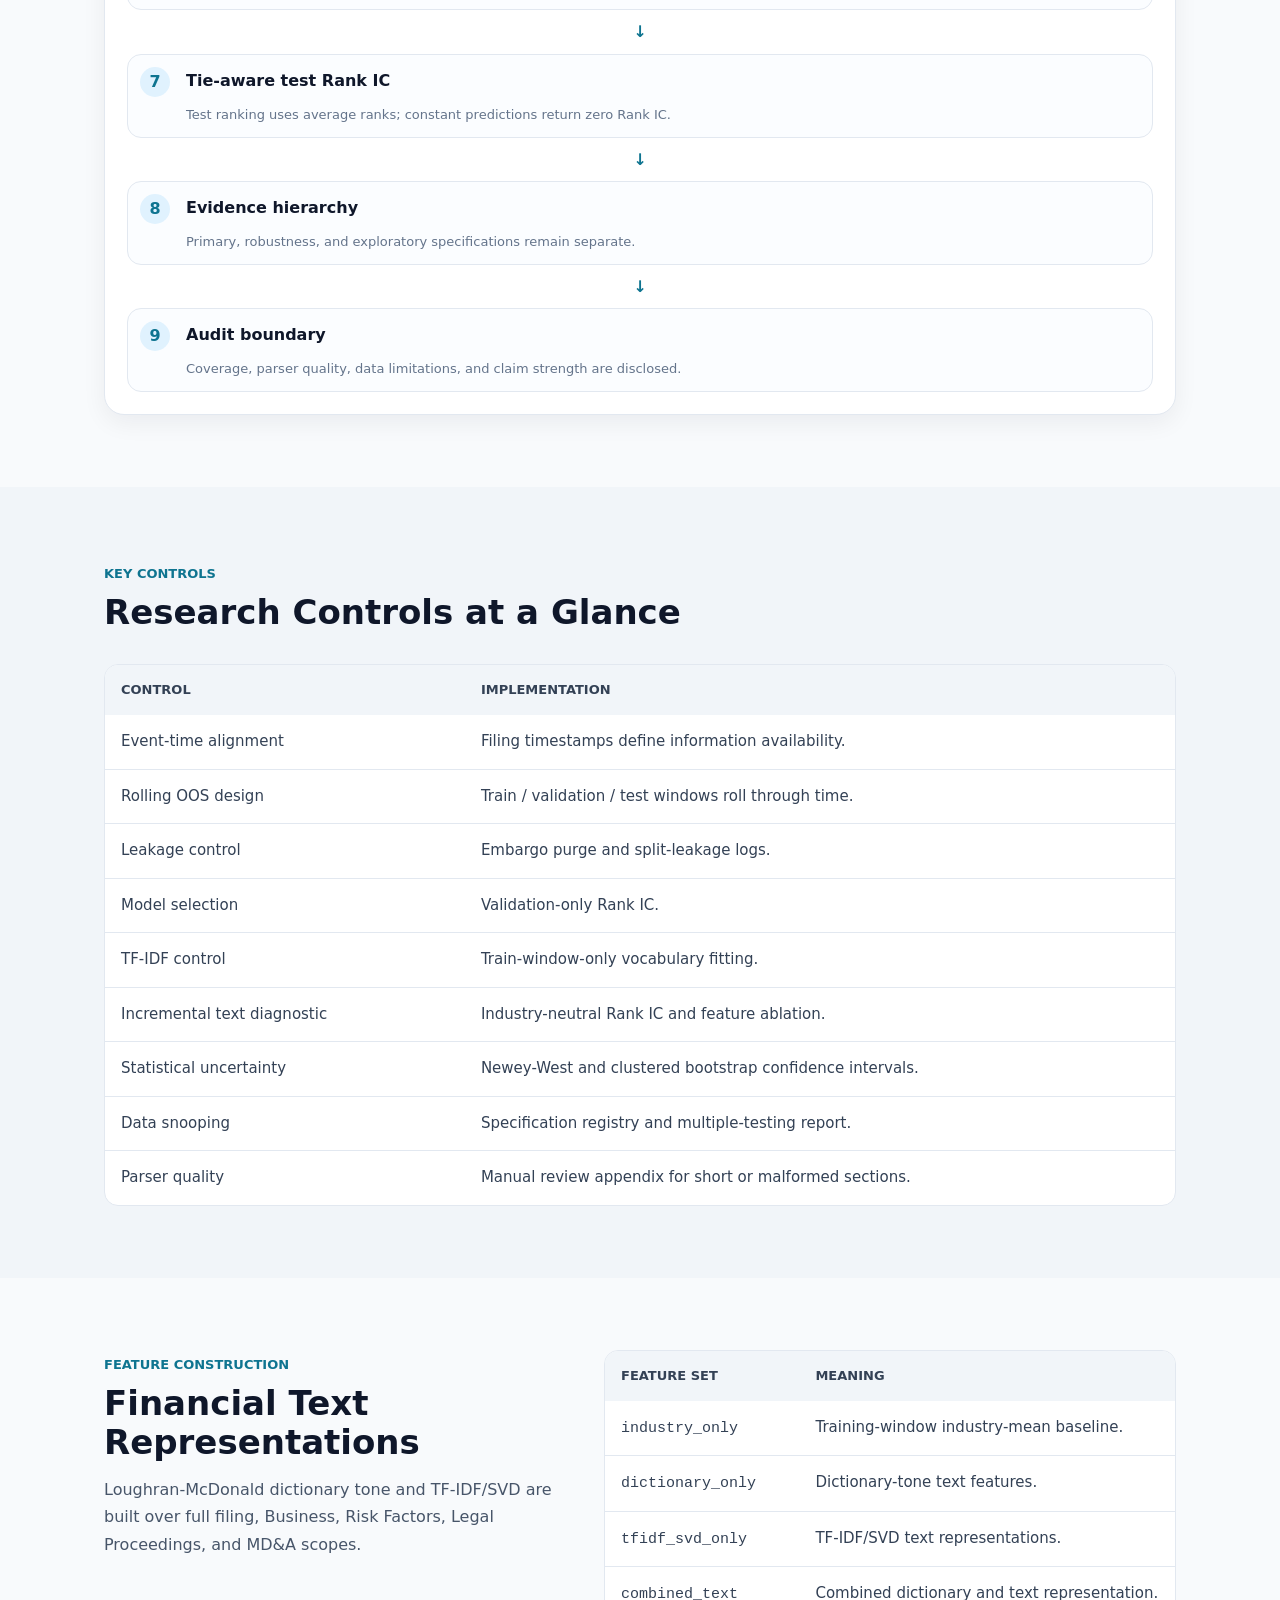
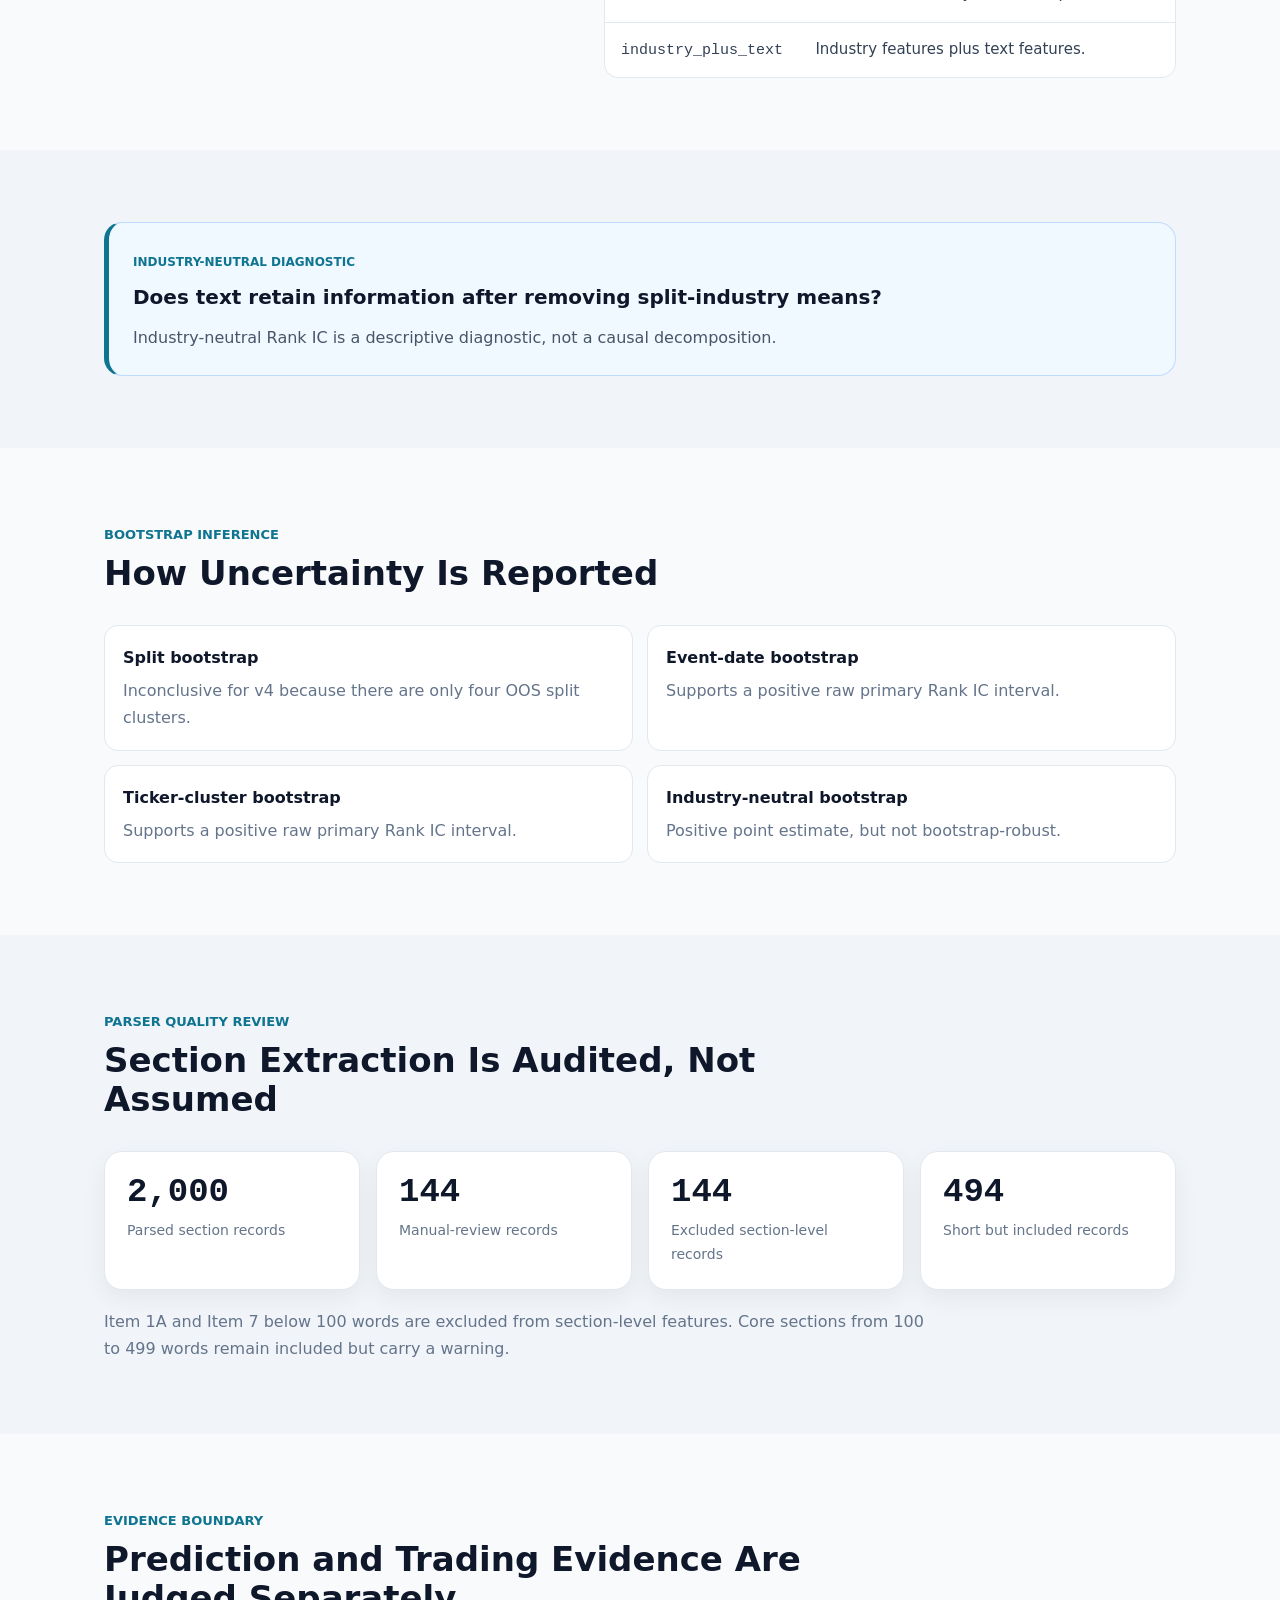
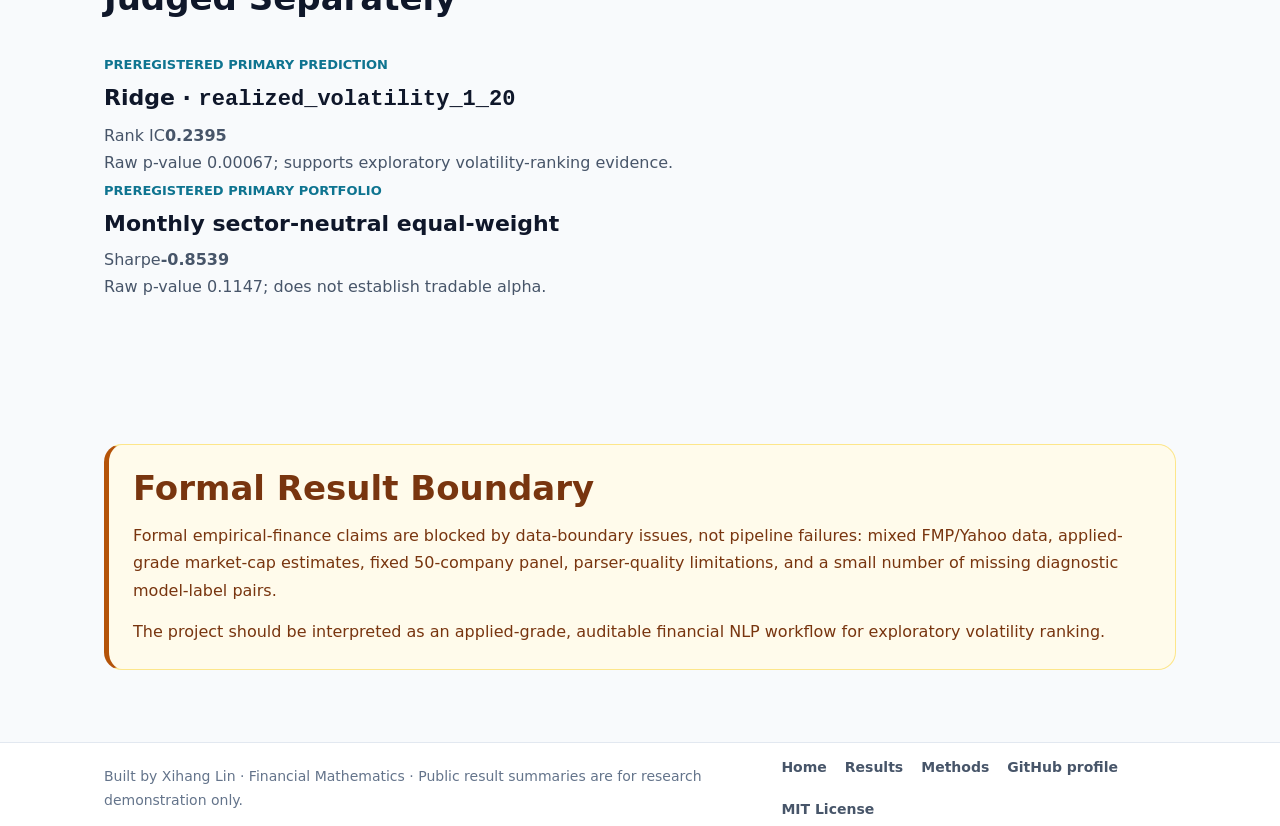
<file: website/methods.html>
<!doctype html>
<html lang="en">
  <head>
    <meta charset="utf-8">
    <meta name="viewport" content="width=device-width, initial-scale=1">
    <title>Methods and Audit | Financial 10-K Text Agent</title>
    <meta name="description" content="Leakage controls, rolling OOS design, parser review, bootstrap inference, and audit boundaries for the v4 package.">
    <meta name="author" content="Xihang Lin">
    <link rel="canonical" href="https://www.filingfactor.tech/methods.html">
    <link rel="alternate" hreflang="en" href="https://www.filingfactor.tech/methods.html">
    <link rel="alternate" hreflang="zh-CN" href="https://www.filingfactor.tech/methods.zh-CN.html">
    <link rel="alternate" hreflang="x-default" href="https://www.filingfactor.tech/">
    <meta property="og:type" content="website">
    <meta property="og:title" content="Methods and Audit | Financial 10-K Text Agent">
    <meta property="og:description" content="Leakage controls, rolling OOS design, parser review, bootstrap inference, and audit boundaries for the v4 package.">
    <meta property="og:url" content="https://www.filingfactor.tech/methods.html">
    <meta property="og:image" content="https://www.filingfactor.tech/assets/og-card.png">
    <meta name="twitter:card" content="summary_large_image">
    <meta name="twitter:title" content="Methods and Audit | Financial 10-K Text Agent">
    <meta name="twitter:description" content="Leakage controls, rolling OOS design, parser review, bootstrap inference, and audit boundaries for the v4 package.">
    <meta name="twitter:image" content="https://www.filingfactor.tech/assets/og-card.png">
    <link rel="icon" href="assets/favicon.svg" type="image/svg+xml">
    <link rel="stylesheet" href="assets/styles.css">
    <script defer src="assets/site.js"></script>
    <script type="application/ld+json">
      {"@context":"https://schema.org","@type":"SoftwareSourceCode","name":"Financial 10-K Text Agent","author":{"@type":"Person","name":"Xihang Lin"},"codeRepository":"https://github.com/uiclxh/financial-10k-text-agent","license":"https://github.com/uiclxh/financial-10k-text-agent/blob/main/LICENSE","programmingLanguage":"Python"}
    </script>
  </head>
  <body>
    <a class="skip-link" href="#main">Skip to content</a>
    <header class="site-header">
      <div class="container header-inner">
        <a class="brand" href="index.html">Financial 10-K Text Agent</a>
        <nav class="primary-nav" aria-label="Primary navigation">
          <a href="index.html">Overview</a>
          <a href="results.html">Results</a>
          <a href="methods.html" aria-current="page">Methods & Audit</a>
          <a href="results.html#reproducibility">Run Locally</a>
          <a href="https://github.com/uiclxh/financial-10k-text-agent">GitHub ↗</a>
        </nav>
        <div class="language-switch" aria-label="Language switch">
          <a class="switch-option is-active" href="methods.html" lang="en">English</a>
          <a class="switch-option" href="methods.zh-CN.html" lang="zh-CN">Chinese</a>
        </div>
      </div>
    </header>

    <main id="main">
      <section class="page-hero"><div class="container narrow"><span class="badge">Methods / Audit · v4</span><h1>Methods and Audit</h1><p class="hero-hook">Every claim must be linked to a timestamped, testable artifact.</p><p class="hero-subtitle">Filings, labels, splits, features, models, predictions, inference, portfolio diagnostics, and audit checks form one evidence chain.</p><p><code>50_company_public_fmp_alpha_2016_2025_v4</code></p><nav class="page-toc" aria-label="On this page"><a href="#research-flow">Research flow</a><a href="#controls">Controls</a><a href="#features">Features</a><a href="#parser-review">Parser review</a><a href="#claim-boundary">Claim boundary</a><a href="#boundary">Data boundary</a></nav></div></section>
      <section class="section" id="research-flow"><div class="container"><div class="section-header"><p class="eyebrow">Leakage-safe research design</p><h2>Only Past Information Enters the Forecast</h2><p>Every text feature and model decision must be available before the prediction timestamp.</p></div><div class="leakage-flow-card" aria-label="Leakage-safe research flow"><div class="leakage-step"><span>1</span><strong>Filing timestamp</strong><small>SEC acceptance time defines information availability.</small></div><div class="leakage-arrow" aria-hidden="true">↓</div><div class="leakage-step"><span>2</span><strong>Section parsing</strong><small>Business, Risk Factors, Legal Proceedings, and MD&A are extracted.</small></div><div class="leakage-arrow" aria-hidden="true">↓</div><div class="leakage-step"><span>3</span><strong>Forward labels</strong><small>Volatility and CAR targets begin only after filing availability.</small></div><div class="leakage-arrow" aria-hidden="true">↓</div><div class="leakage-step"><span>4</span><strong>Rolling splits</strong><small>Train, validation, and test windows move through time with embargo purges.</small></div><div class="leakage-arrow" aria-hidden="true">↓</div><div class="leakage-step"><span>5</span><strong>Train-window features</strong><small>TF-IDF/SVD vocabularies are fit inside training windows only.</small></div><div class="leakage-arrow" aria-hidden="true">↓</div><div class="leakage-step"><span>6</span><strong>Validation-only tuning</strong><small>Hyperparameters are selected using validation Rank IC only.</small></div><div class="leakage-arrow" aria-hidden="true">↓</div><div class="leakage-step"><span>7</span><strong>Tie-aware test Rank IC</strong><small>Test ranking uses average ranks; constant predictions return zero Rank IC.</small></div><div class="leakage-arrow" aria-hidden="true">↓</div><div class="leakage-step"><span>8</span><strong>Evidence hierarchy</strong><small>Primary, robustness, and exploratory specifications remain separate.</small></div><div class="leakage-arrow" aria-hidden="true">↓</div><div class="leakage-step"><span>9</span><strong>Audit boundary</strong><small>Coverage, parser quality, data limitations, and claim strength are disclosed.</small></div></div></div></section>
      <section class="section muted" id="controls"><div class="container"><div class="section-header"><p class="eyebrow">Key controls</p><h2>Research Controls at a Glance</h2></div><div class="table-wrap"><table><thead><tr><th>Control</th><th>Implementation</th></tr></thead><tbody><tr><td>Event-time alignment</td><td>Filing timestamps define information availability.</td></tr><tr><td>Rolling OOS design</td><td>Train / validation / test windows roll through time.</td></tr><tr><td>Leakage control</td><td>Embargo purge and split-leakage logs.</td></tr><tr><td>Model selection</td><td>Validation-only Rank IC.</td></tr><tr><td>TF-IDF control</td><td>Train-window-only vocabulary fitting.</td></tr><tr><td>Incremental text diagnostic</td><td>Industry-neutral Rank IC and feature ablation.</td></tr><tr><td>Statistical uncertainty</td><td>Newey-West and clustered bootstrap confidence intervals.</td></tr><tr><td>Data snooping</td><td>Specification registry and multiple-testing report.</td></tr><tr><td>Parser quality</td><td>Manual review appendix for short or malformed sections.</td></tr></tbody></table></div></div></section>
      <section class="section" id="features"><div class="container split-section"><div><p class="eyebrow">Feature construction</p><h2>Financial Text Representations</h2><p>Loughran-McDonald dictionary tone and TF-IDF/SVD are built over full filing, Business, Risk Factors, Legal Proceedings, and MD&A scopes.</p></div><div class="table-wrap"><table><thead><tr><th>Feature set</th><th>Meaning</th></tr></thead><tbody><tr><td><code>industry_only</code></td><td>Training-window industry-mean baseline.</td></tr><tr><td><code>dictionary_only</code></td><td>Dictionary-tone text features.</td></tr><tr><td><code>tfidf_svd_only</code></td><td>TF-IDF/SVD text representations.</td></tr><tr><td><code>combined_text</code></td><td>Combined dictionary and text representation.</td></tr><tr><td><code>industry_plus_text</code></td><td>Industry features plus text features.</td></tr></tbody></table></div></div></section>
      <section class="section muted"><div class="container"><div class="method-callout"><span>Industry-neutral diagnostic</span><strong>Does text retain information after removing split-industry means?</strong><p>Industry-neutral Rank IC is a descriptive diagnostic, not a causal decomposition.</p></div></div></section>
      <section class="section"><div class="container"><div class="section-header"><p class="eyebrow">Bootstrap inference</p><h2>How Uncertainty Is Reported</h2></div><div class="policy-grid"><div><strong>Split bootstrap</strong><p>Inconclusive for v4 because there are only four OOS split clusters.</p></div><div><strong>Event-date bootstrap</strong><p>Supports a positive raw primary Rank IC interval.</p></div><div><strong>Ticker-cluster bootstrap</strong><p>Supports a positive raw primary Rank IC interval.</p></div><div><strong>Industry-neutral bootstrap</strong><p>Positive point estimate, but not bootstrap-robust.</p></div></div></div></section>
      <section class="section muted" id="parser-review"><div class="container"><div class="section-header"><p class="eyebrow">Parser quality review</p><h2>Section Extraction Is Audited, Not Assumed</h2></div><div class="metric-grid compact">            <div class="metric-card"><div class="metric-number">2,000</div><div class="metric-label">Parsed section records</div></div>
            <div class="metric-card"><div class="metric-number">144</div><div class="metric-label">Manual-review records</div></div>
            <div class="metric-card"><div class="metric-number">144</div><div class="metric-label">Excluded section-level records</div></div>
            <div class="metric-card"><div class="metric-number">494</div><div class="metric-label">Short but included records</div></div></div><p class="section-note">Item 1A and Item 7 below 100 words are excluded from section-level features. Core sections from 100 to 499 words remain included but carry a warning.</p></div></section>
      <section class="section" id="claim-boundary"><div class="container"><div class="section-header"><p class="eyebrow">Evidence boundary</p><h2>Prediction and Trading Evidence Are Judged Separately</h2></div><div class="result-pair"><article class="result-card primary"><p class="eyebrow">Preregistered primary prediction</p><h3>Ridge · <code>realized_volatility_1_20</code></h3><div class="result-stat"><span>Rank IC</span><strong>0.2395</strong></div><p>Raw p-value 0.00067; supports exploratory volatility-ranking evidence.</p></article><article class="result-card diagnostic"><p class="eyebrow">Preregistered primary portfolio</p><h3>Monthly sector-neutral equal-weight</h3><div class="result-stat"><span>Sharpe</span><strong>-0.8539</strong></div><p>Raw p-value 0.1147; does not establish tradable alpha.</p></article></div></div></section>
      <section class="section" id="boundary"><div class="container"><div class="boundary-box"><h2>Formal Result Boundary</h2><p>Formal empirical-finance claims are blocked by data-boundary issues, not pipeline failures: mixed FMP/Yahoo data, applied-grade market-cap estimates, fixed 50-company panel, parser-quality limitations, and a small number of missing diagnostic model-label pairs.</p><p>The project should be interpreted as an applied-grade, auditable financial NLP workflow for exploratory volatility ranking.</p></div></div></section>
    </main>

    <footer class="site-footer">
      <div class="container footer-inner">
        <p>Built by Xihang Lin · Financial Mathematics · Public result summaries are for research demonstration only.</p>
        <nav class="footer-links" aria-label="Footer navigation">
          <a href="index.html">Home</a>
          <a href="results.html">Results</a>
          <a href="methods.html">Methods</a>
          <a href="https://github.com/uiclxh">GitHub profile</a>
          <a href="https://github.com/uiclxh/financial-10k-text-agent/blob/main/LICENSE">MIT License</a>
        </nav>
      </div>
    </footer>
  </body>
</html>
</file>
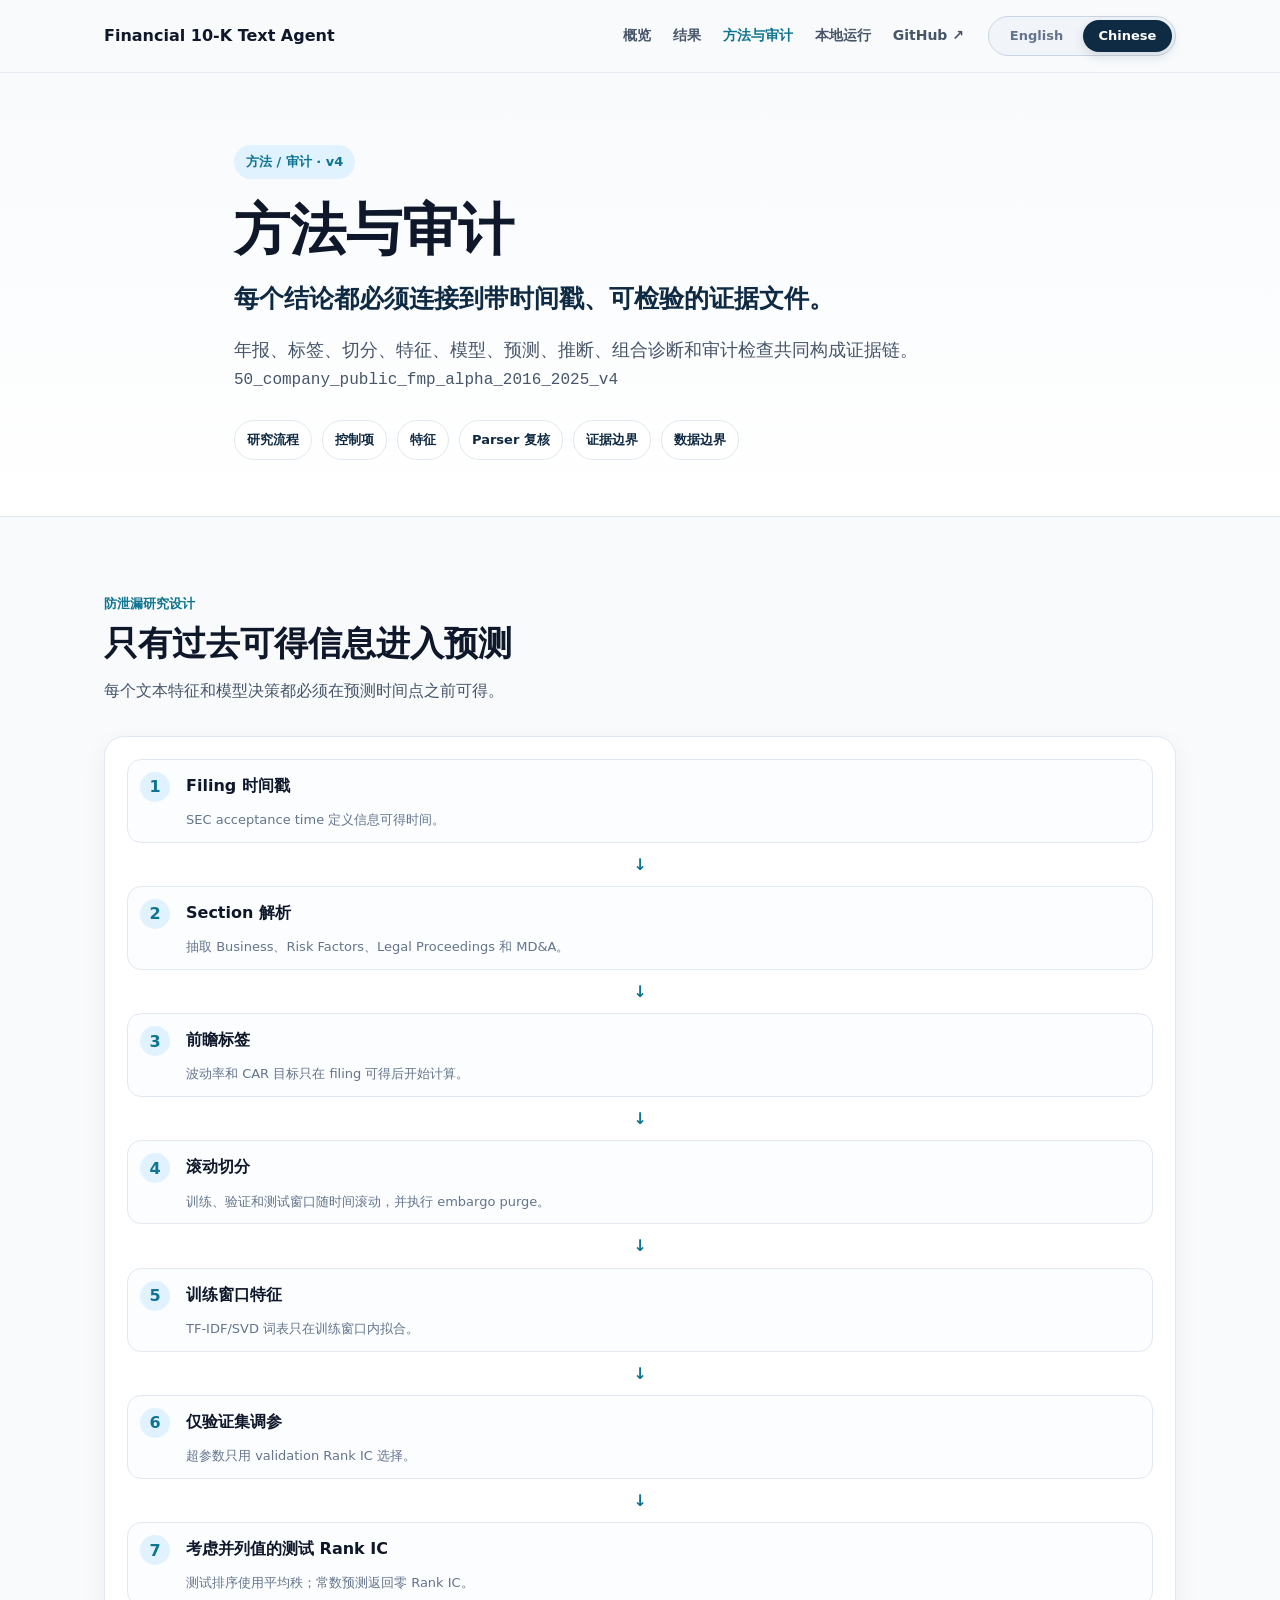
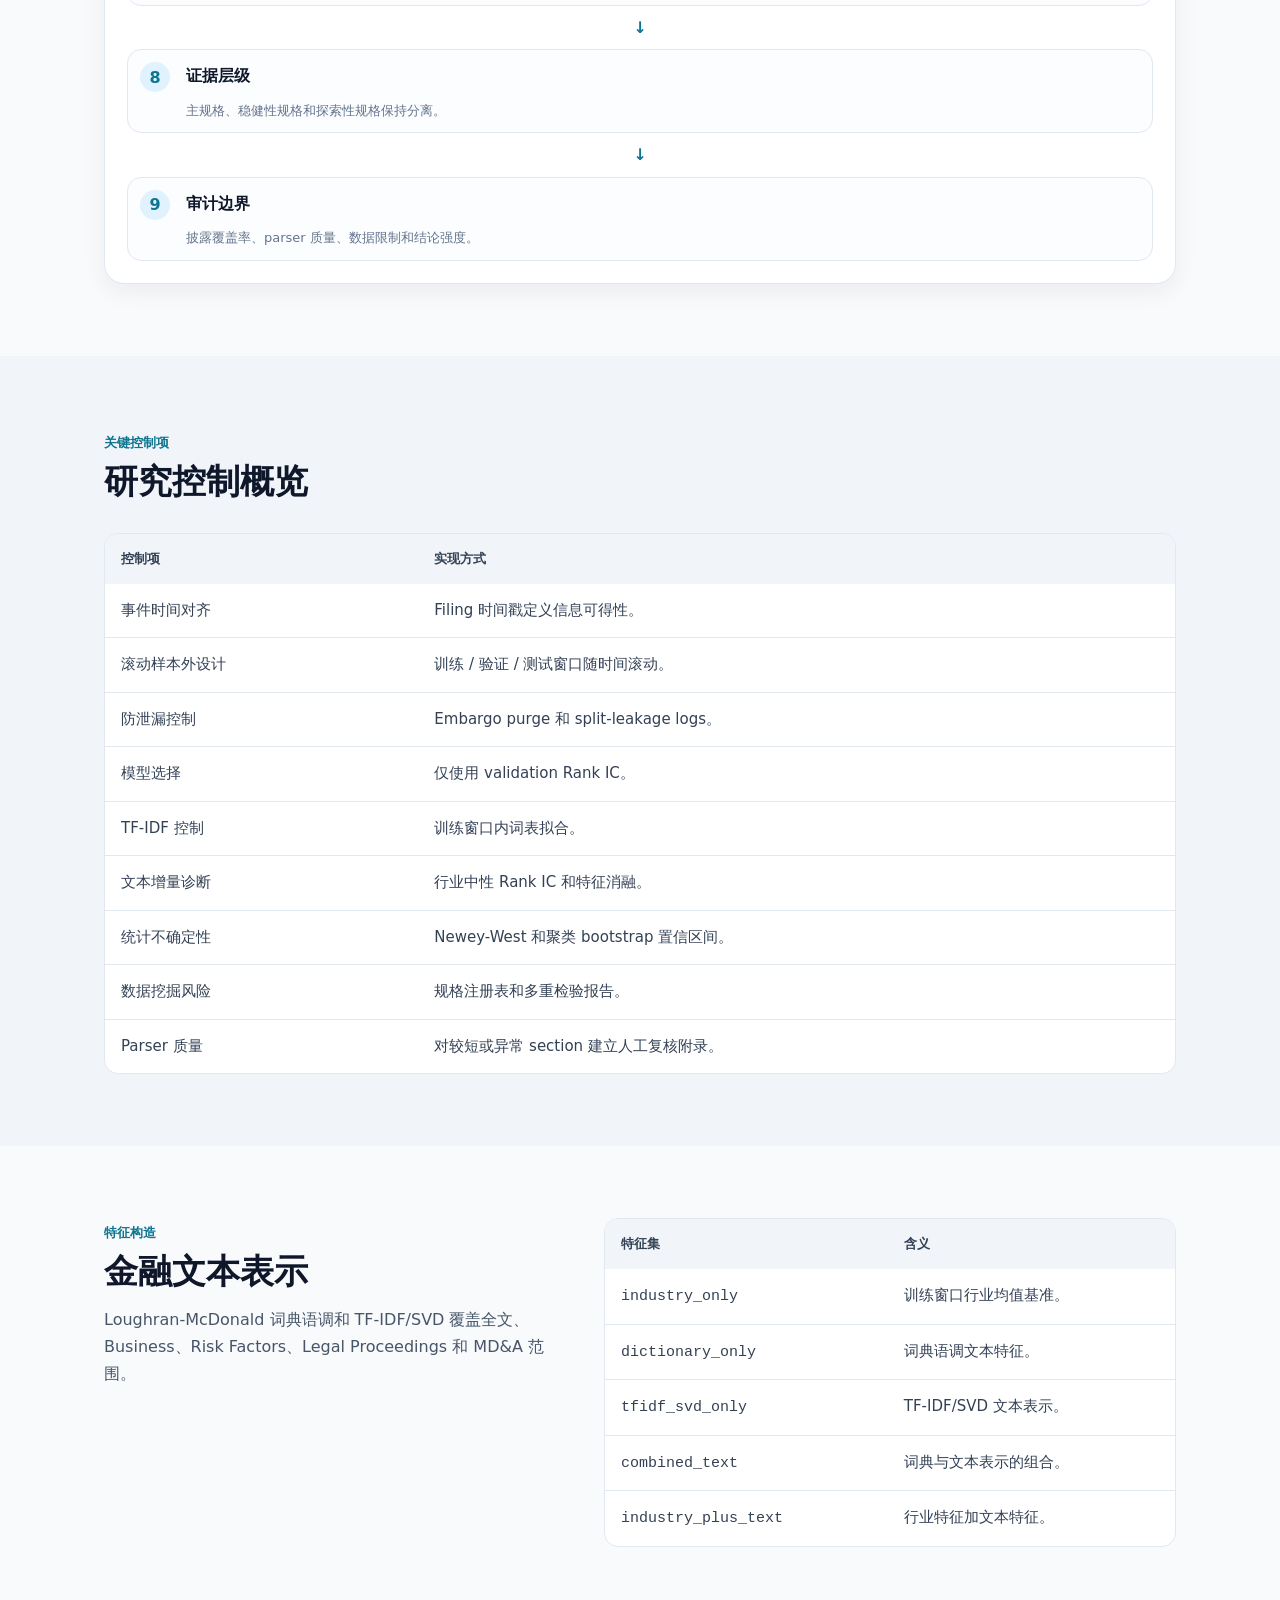
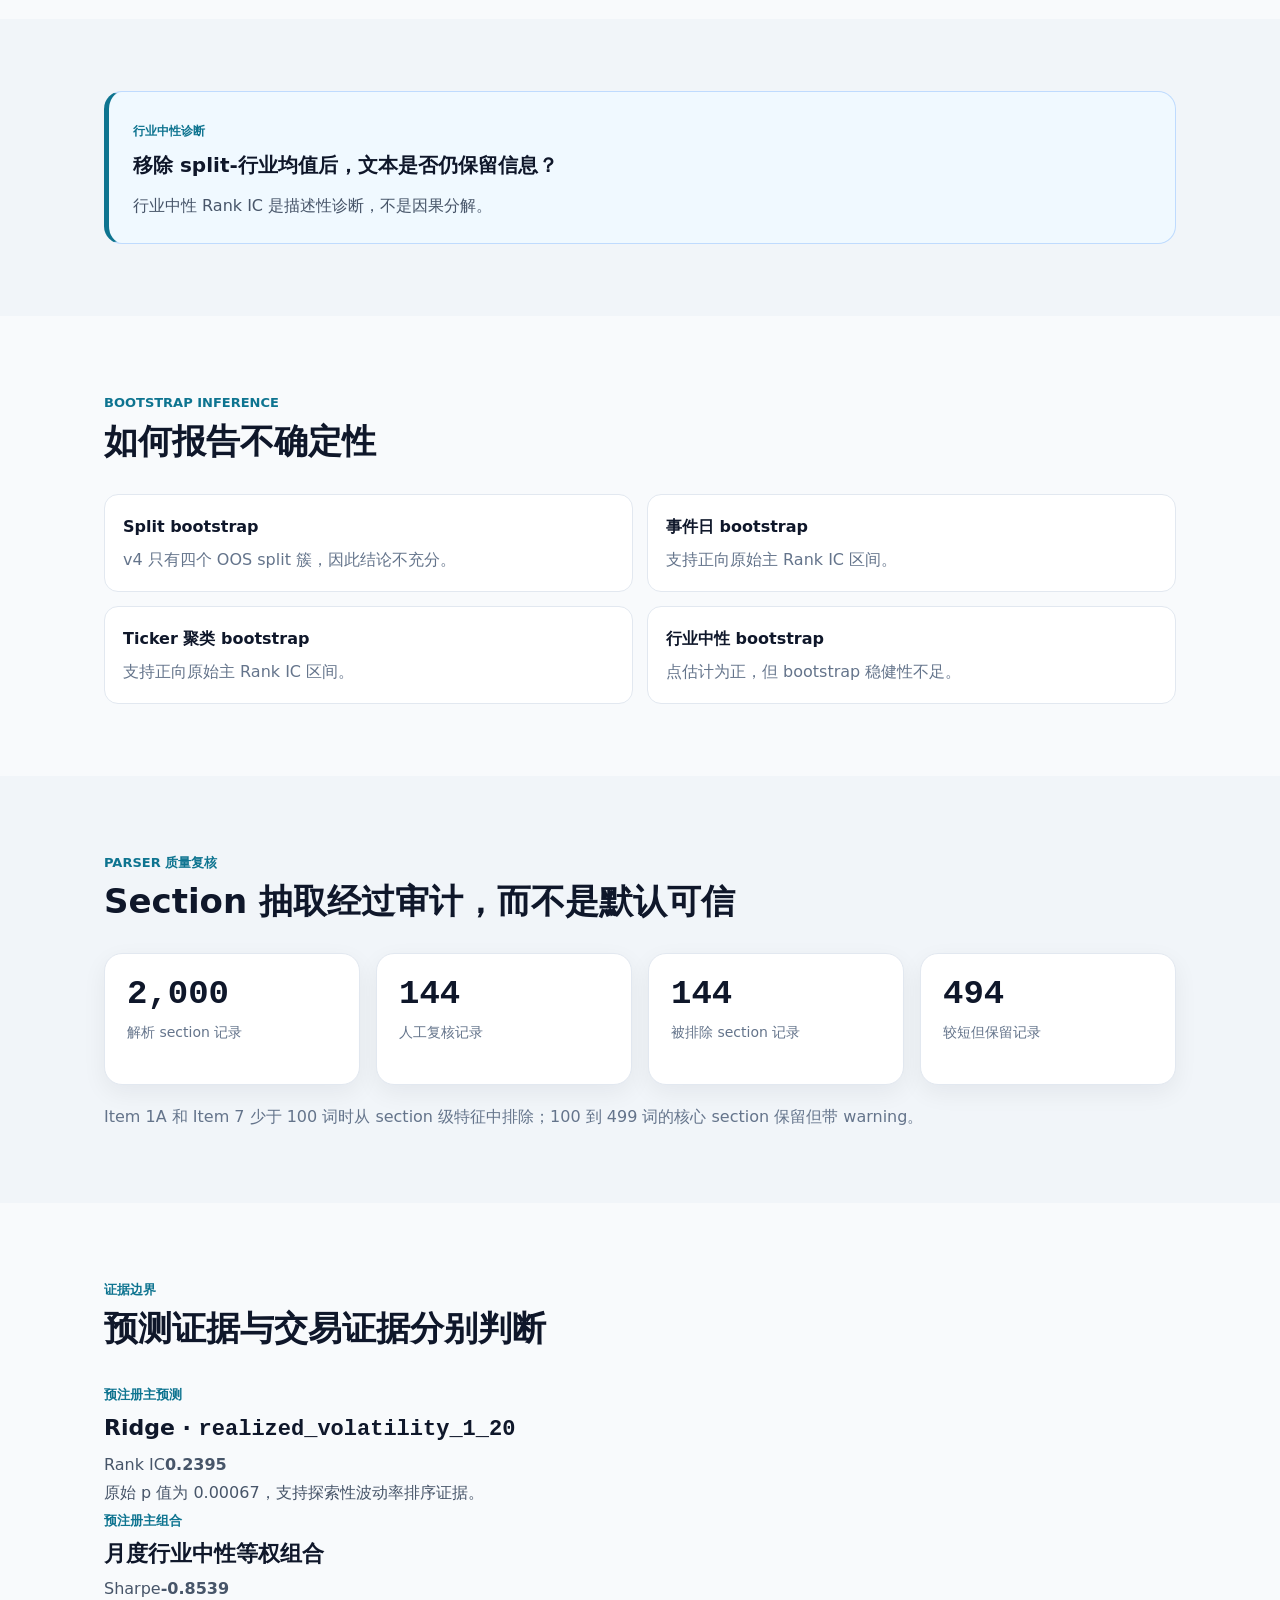
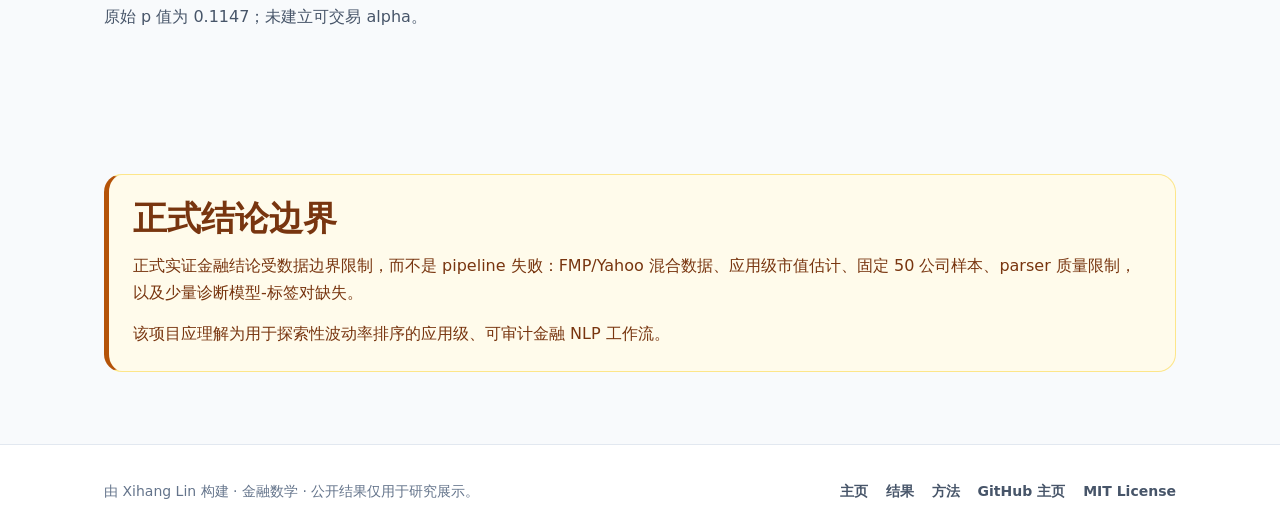
<file: website/methods.zh-CN.html>
<!doctype html>
<html lang="zh-CN">
  <head>
    <meta charset="utf-8">
    <meta name="viewport" content="width=device-width, initial-scale=1">
    <title>方法与审计 | Financial 10-K Text Agent</title>
    <meta name="description" content="v4 结果包的方法、审计、防泄漏、parser 复核、bootstrap 和数据边界说明。">
    <meta name="author" content="Xihang Lin">
    <link rel="canonical" href="https://www.filingfactor.tech/methods.zh-CN.html">
    <link rel="alternate" hreflang="en" href="https://www.filingfactor.tech/methods.html">
    <link rel="alternate" hreflang="zh-CN" href="https://www.filingfactor.tech/methods.zh-CN.html">
    <link rel="alternate" hreflang="x-default" href="https://www.filingfactor.tech/">
    <meta property="og:type" content="website">
    <meta property="og:title" content="方法与审计 | Financial 10-K Text Agent">
    <meta property="og:description" content="v4 结果包的方法、审计、防泄漏、parser 复核、bootstrap 和数据边界说明。">
    <meta property="og:url" content="https://www.filingfactor.tech/methods.zh-CN.html">
    <meta property="og:image" content="https://www.filingfactor.tech/assets/og-card.png">
    <meta name="twitter:card" content="summary_large_image">
    <meta name="twitter:title" content="方法与审计 | Financial 10-K Text Agent">
    <meta name="twitter:description" content="v4 结果包的方法、审计、防泄漏、parser 复核、bootstrap 和数据边界说明。">
    <meta name="twitter:image" content="https://www.filingfactor.tech/assets/og-card.png">
    <link rel="icon" href="assets/favicon.svg" type="image/svg+xml">
    <link rel="stylesheet" href="assets/styles.css">
    <script defer src="assets/site.js"></script>
    <script type="application/ld+json">
      {"@context":"https://schema.org","@type":"SoftwareSourceCode","name":"Financial 10-K Text Agent","author":{"@type":"Person","name":"Xihang Lin"},"codeRepository":"https://github.com/uiclxh/financial-10k-text-agent","license":"https://github.com/uiclxh/financial-10k-text-agent/blob/main/LICENSE","programmingLanguage":"Python"}
    </script>
  </head>
  <body>
    <a class="skip-link" href="#main">跳到正文</a>
    <header class="site-header">
      <div class="container header-inner">
        <a class="brand" href="index.zh-CN.html">Financial 10-K Text Agent</a>
        <nav class="primary-nav" aria-label="主导航">
          <a href="index.zh-CN.html">概览</a>
          <a href="results.zh-CN.html">结果</a>
          <a href="methods.zh-CN.html" aria-current="page">方法与审计</a>
          <a href="results.zh-CN.html#reproducibility">本地运行</a>
          <a href="https://github.com/uiclxh/financial-10k-text-agent">GitHub ↗</a>
        </nav>
        <div class="language-switch" aria-label="语言切换">
          <a class="switch-option" href="methods.html" lang="en">English</a>
          <a class="switch-option is-active" href="methods.zh-CN.html" lang="zh-CN">Chinese</a>
        </div>
      </div>
    </header>

    <main id="main">
      <section class="page-hero"><div class="container narrow"><span class="badge">方法 / 审计 · v4</span><h1>方法与审计</h1><p class="hero-hook">每个结论都必须连接到带时间戳、可检验的证据文件。</p><p class="hero-subtitle">年报、标签、切分、特征、模型、预测、推断、组合诊断和审计检查共同构成证据链。</p><p><code>50_company_public_fmp_alpha_2016_2025_v4</code></p><nav class="page-toc" aria-label="本页导航"><a href="#research-flow">研究流程</a><a href="#controls">控制项</a><a href="#features">特征</a><a href="#parser-review">Parser 复核</a><a href="#claim-boundary">证据边界</a><a href="#boundary">数据边界</a></nav></div></section>
      <section class="section" id="research-flow"><div class="container"><div class="section-header"><p class="eyebrow">防泄漏研究设计</p><h2>只有过去可得信息进入预测</h2><p>每个文本特征和模型决策都必须在预测时间点之前可得。</p></div><div class="leakage-flow-card" aria-label="Leakage-safe research flow"><div class="leakage-step"><span>1</span><strong>Filing 时间戳</strong><small>SEC acceptance time 定义信息可得时间。</small></div><div class="leakage-arrow" aria-hidden="true">↓</div><div class="leakage-step"><span>2</span><strong>Section 解析</strong><small>抽取 Business、Risk Factors、Legal Proceedings 和 MD&A。</small></div><div class="leakage-arrow" aria-hidden="true">↓</div><div class="leakage-step"><span>3</span><strong>前瞻标签</strong><small>波动率和 CAR 目标只在 filing 可得后开始计算。</small></div><div class="leakage-arrow" aria-hidden="true">↓</div><div class="leakage-step"><span>4</span><strong>滚动切分</strong><small>训练、验证和测试窗口随时间滚动，并执行 embargo purge。</small></div><div class="leakage-arrow" aria-hidden="true">↓</div><div class="leakage-step"><span>5</span><strong>训练窗口特征</strong><small>TF-IDF/SVD 词表只在训练窗口内拟合。</small></div><div class="leakage-arrow" aria-hidden="true">↓</div><div class="leakage-step"><span>6</span><strong>仅验证集调参</strong><small>超参数只用 validation Rank IC 选择。</small></div><div class="leakage-arrow" aria-hidden="true">↓</div><div class="leakage-step"><span>7</span><strong>考虑并列值的测试 Rank IC</strong><small>测试排序使用平均秩；常数预测返回零 Rank IC。</small></div><div class="leakage-arrow" aria-hidden="true">↓</div><div class="leakage-step"><span>8</span><strong>证据层级</strong><small>主规格、稳健性规格和探索性规格保持分离。</small></div><div class="leakage-arrow" aria-hidden="true">↓</div><div class="leakage-step"><span>9</span><strong>审计边界</strong><small>披露覆盖率、parser 质量、数据限制和结论强度。</small></div></div></div></section>
      <section class="section muted" id="controls"><div class="container"><div class="section-header"><p class="eyebrow">关键控制项</p><h2>研究控制概览</h2></div><div class="table-wrap"><table><thead><tr><th>控制项</th><th>实现方式</th></tr></thead><tbody><tr><td>事件时间对齐</td><td>Filing 时间戳定义信息可得性。</td></tr><tr><td>滚动样本外设计</td><td>训练 / 验证 / 测试窗口随时间滚动。</td></tr><tr><td>防泄漏控制</td><td>Embargo purge 和 split-leakage logs。</td></tr><tr><td>模型选择</td><td>仅使用 validation Rank IC。</td></tr><tr><td>TF-IDF 控制</td><td>训练窗口内词表拟合。</td></tr><tr><td>文本增量诊断</td><td>行业中性 Rank IC 和特征消融。</td></tr><tr><td>统计不确定性</td><td>Newey-West 和聚类 bootstrap 置信区间。</td></tr><tr><td>数据挖掘风险</td><td>规格注册表和多重检验报告。</td></tr><tr><td>Parser 质量</td><td>对较短或异常 section 建立人工复核附录。</td></tr></tbody></table></div></div></section>
      <section class="section" id="features"><div class="container split-section"><div><p class="eyebrow">特征构造</p><h2>金融文本表示</h2><p>Loughran-McDonald 词典语调和 TF-IDF/SVD 覆盖全文、Business、Risk Factors、Legal Proceedings 和 MD&A 范围。</p></div><div class="table-wrap"><table><thead><tr><th>特征集</th><th>含义</th></tr></thead><tbody><tr><td><code>industry_only</code></td><td>训练窗口行业均值基准。</td></tr><tr><td><code>dictionary_only</code></td><td>词典语调文本特征。</td></tr><tr><td><code>tfidf_svd_only</code></td><td>TF-IDF/SVD 文本表示。</td></tr><tr><td><code>combined_text</code></td><td>词典与文本表示的组合。</td></tr><tr><td><code>industry_plus_text</code></td><td>行业特征加文本特征。</td></tr></tbody></table></div></div></section>
      <section class="section muted"><div class="container"><div class="method-callout"><span>行业中性诊断</span><strong>移除 split-行业均值后，文本是否仍保留信息？</strong><p>行业中性 Rank IC 是描述性诊断，不是因果分解。</p></div></div></section>
      <section class="section"><div class="container"><div class="section-header"><p class="eyebrow">Bootstrap inference</p><h2>如何报告不确定性</h2></div><div class="policy-grid"><div><strong>Split bootstrap</strong><p>v4 只有四个 OOS split 簇，因此结论不充分。</p></div><div><strong>事件日 bootstrap</strong><p>支持正向原始主 Rank IC 区间。</p></div><div><strong>Ticker 聚类 bootstrap</strong><p>支持正向原始主 Rank IC 区间。</p></div><div><strong>行业中性 bootstrap</strong><p>点估计为正，但 bootstrap 稳健性不足。</p></div></div></div></section>
      <section class="section muted" id="parser-review"><div class="container"><div class="section-header"><p class="eyebrow">Parser 质量复核</p><h2>Section 抽取经过审计，而不是默认可信</h2></div><div class="metric-grid compact">            <div class="metric-card"><div class="metric-number">2,000</div><div class="metric-label">解析 section 记录</div></div>
            <div class="metric-card"><div class="metric-number">144</div><div class="metric-label">人工复核记录</div></div>
            <div class="metric-card"><div class="metric-number">144</div><div class="metric-label">被排除 section 记录</div></div>
            <div class="metric-card"><div class="metric-number">494</div><div class="metric-label">较短但保留记录</div></div></div><p class="section-note">Item 1A 和 Item 7 少于 100 词时从 section 级特征中排除；100 到 499 词的核心 section 保留但带 warning。</p></div></section>
      <section class="section" id="claim-boundary"><div class="container"><div class="section-header"><p class="eyebrow">证据边界</p><h2>预测证据与交易证据分别判断</h2></div><div class="result-pair"><article class="result-card primary"><p class="eyebrow">预注册主预测</p><h3>Ridge · <code>realized_volatility_1_20</code></h3><div class="result-stat"><span>Rank IC</span><strong>0.2395</strong></div><p>原始 p 值为 0.00067，支持探索性波动率排序证据。</p></article><article class="result-card diagnostic"><p class="eyebrow">预注册主组合</p><h3>月度行业中性等权组合</h3><div class="result-stat"><span>Sharpe</span><strong>-0.8539</strong></div><p>原始 p 值为 0.1147；未建立可交易 alpha。</p></article></div></div></section>
      <section class="section" id="boundary"><div class="container"><div class="boundary-box"><h2>正式结论边界</h2><p>正式实证金融结论受数据边界限制，而不是 pipeline 失败：FMP/Yahoo 混合数据、应用级市值估计、固定 50 公司样本、parser 质量限制，以及少量诊断模型-标签对缺失。</p><p>该项目应理解为用于探索性波动率排序的应用级、可审计金融 NLP 工作流。</p></div></div></section>
    </main>

    <footer class="site-footer">
      <div class="container footer-inner">
        <p>由 Xihang Lin 构建 · 金融数学 · 公开结果仅用于研究展示。</p>
        <nav class="footer-links" aria-label="页脚导航">
          <a href="index.zh-CN.html">主页</a>
          <a href="results.zh-CN.html">结果</a>
          <a href="methods.zh-CN.html">方法</a>
          <a href="https://github.com/uiclxh">GitHub 主页</a>
          <a href="https://github.com/uiclxh/financial-10k-text-agent/blob/main/LICENSE">MIT License</a>
        </nav>
      </div>
    </footer>
  </body>
</html>
</file>
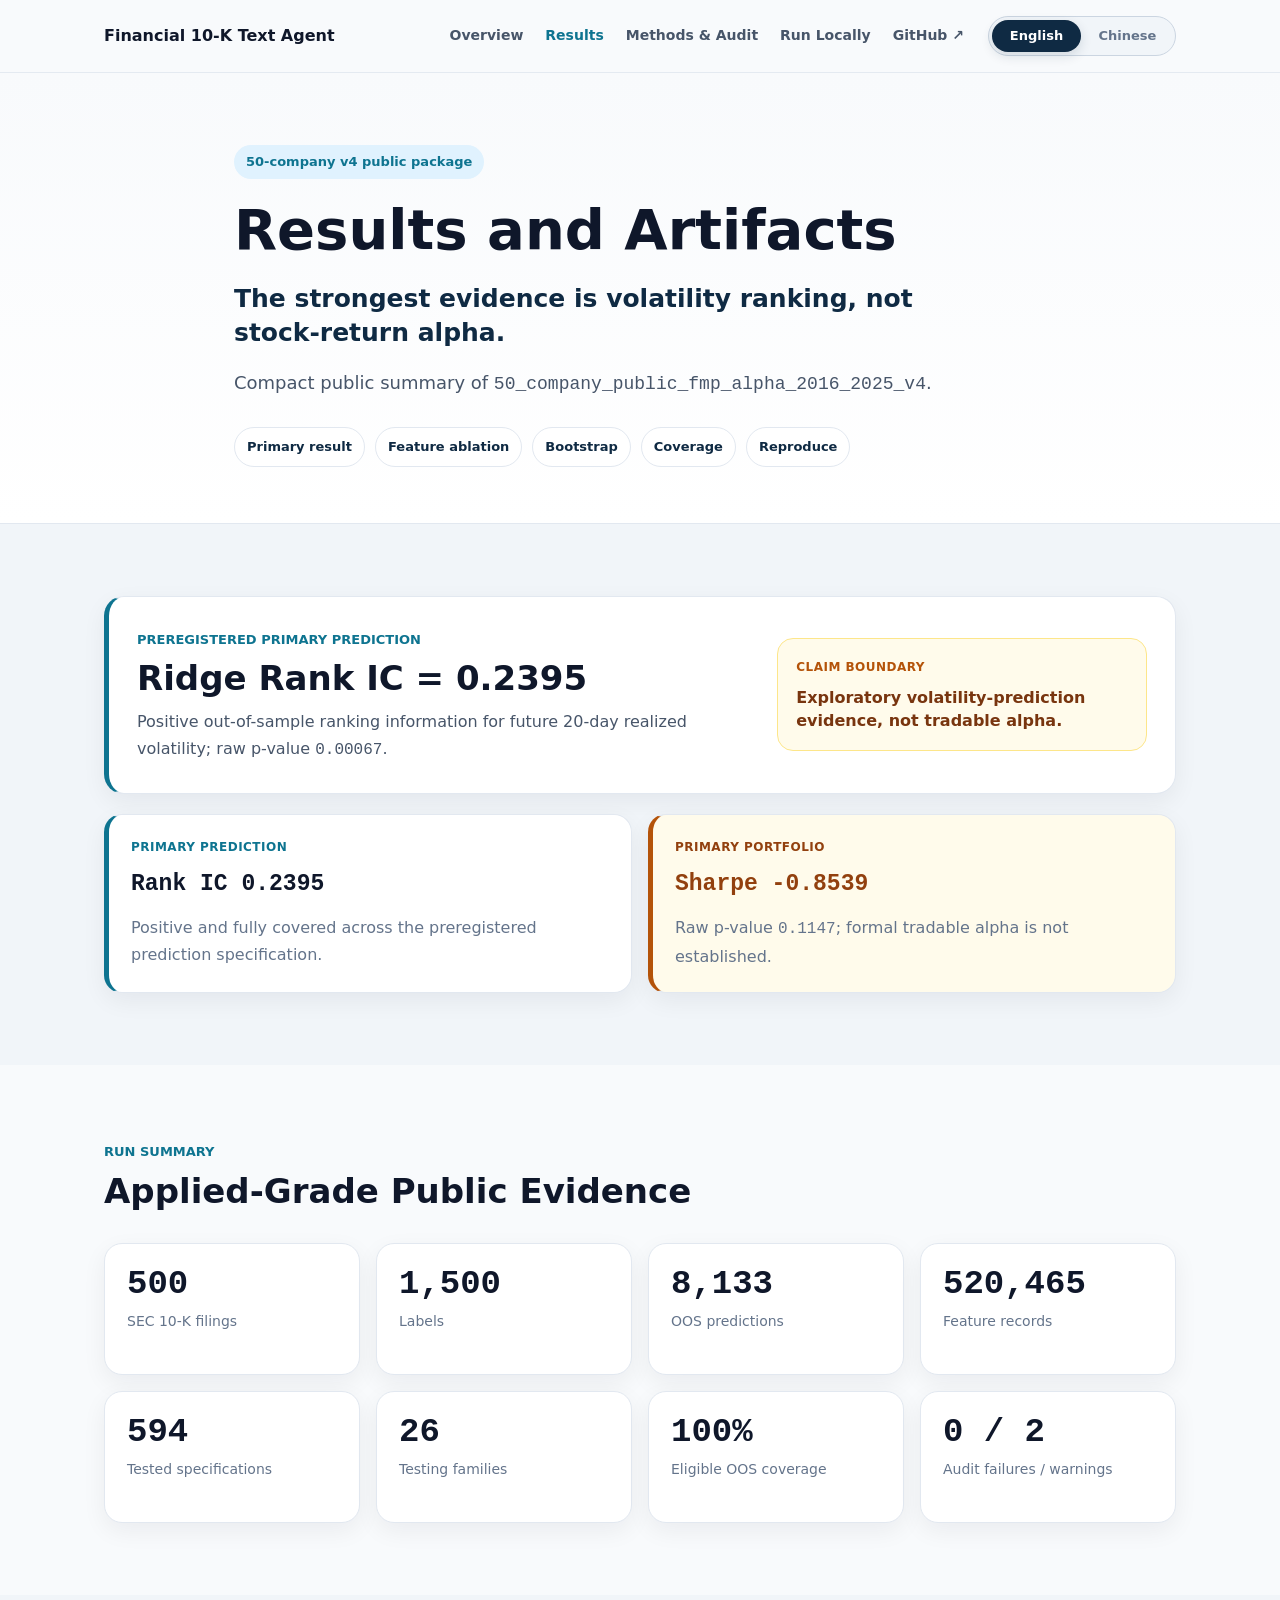
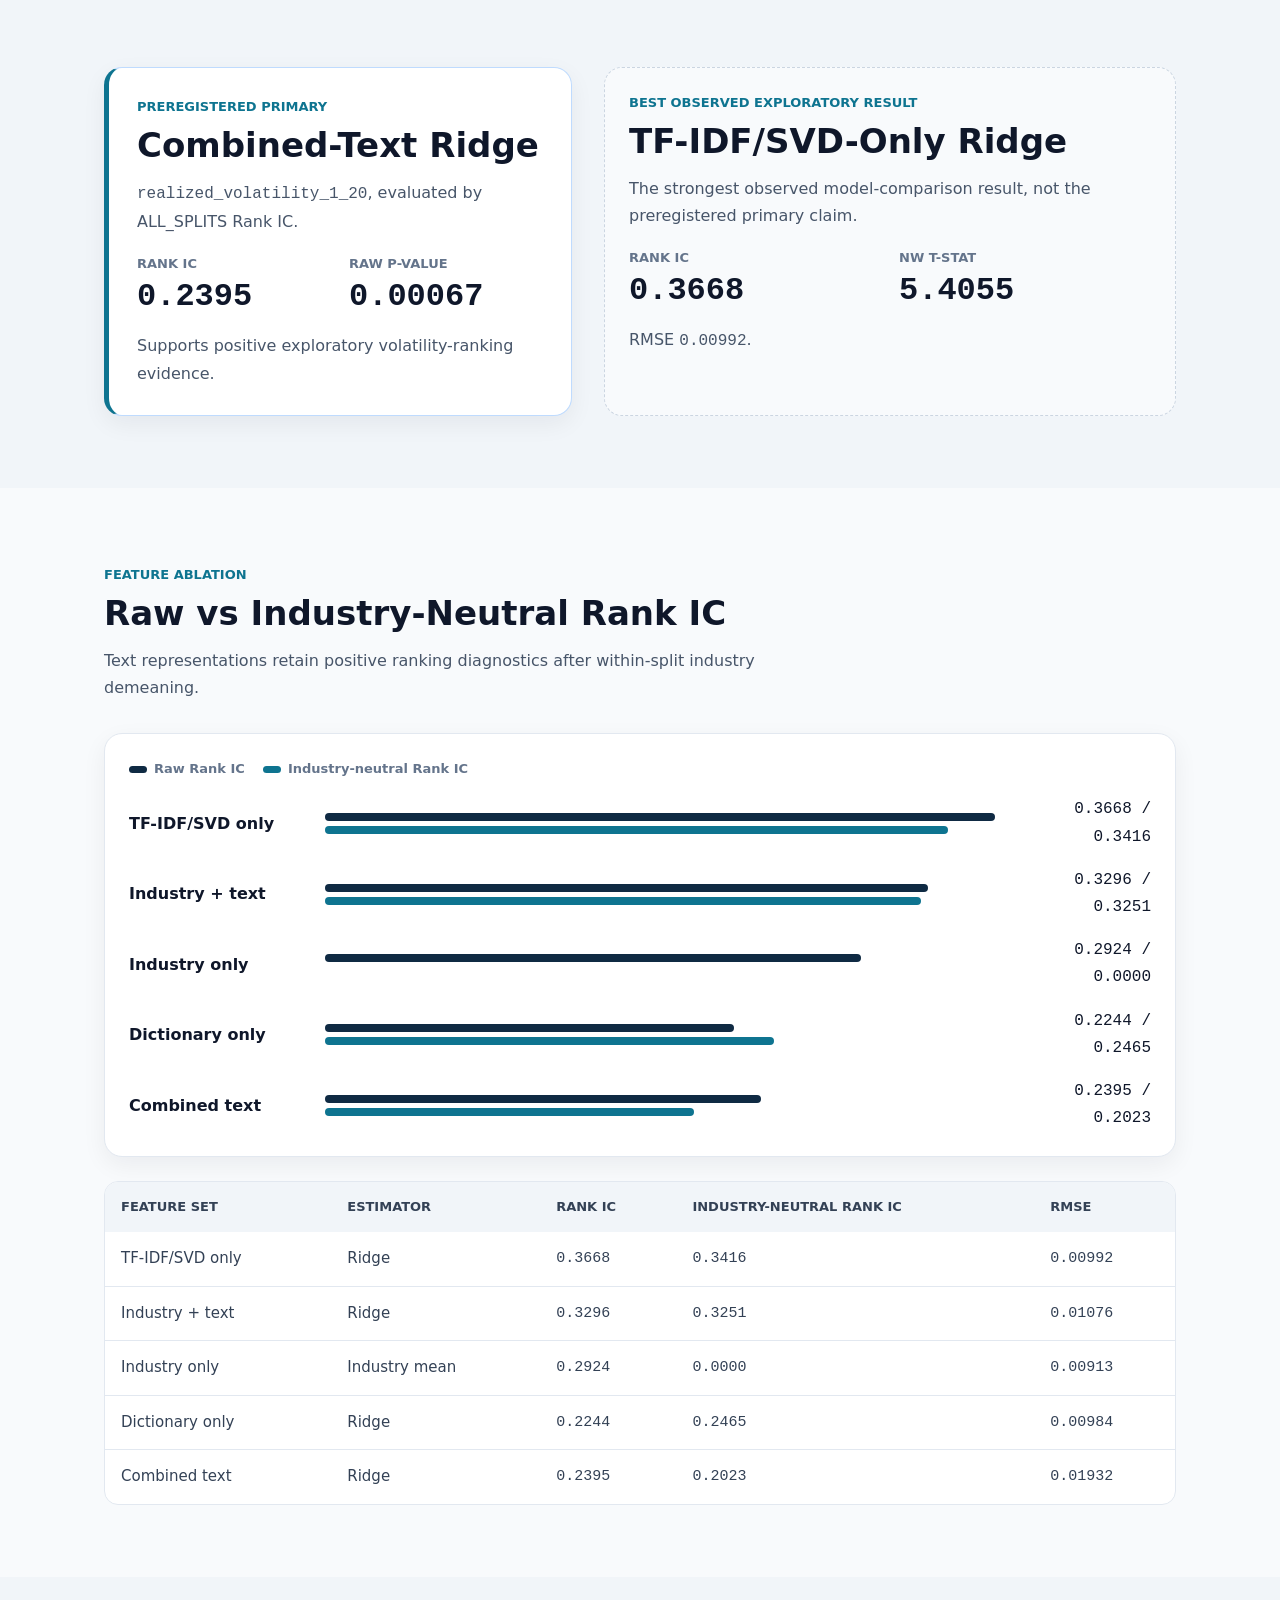
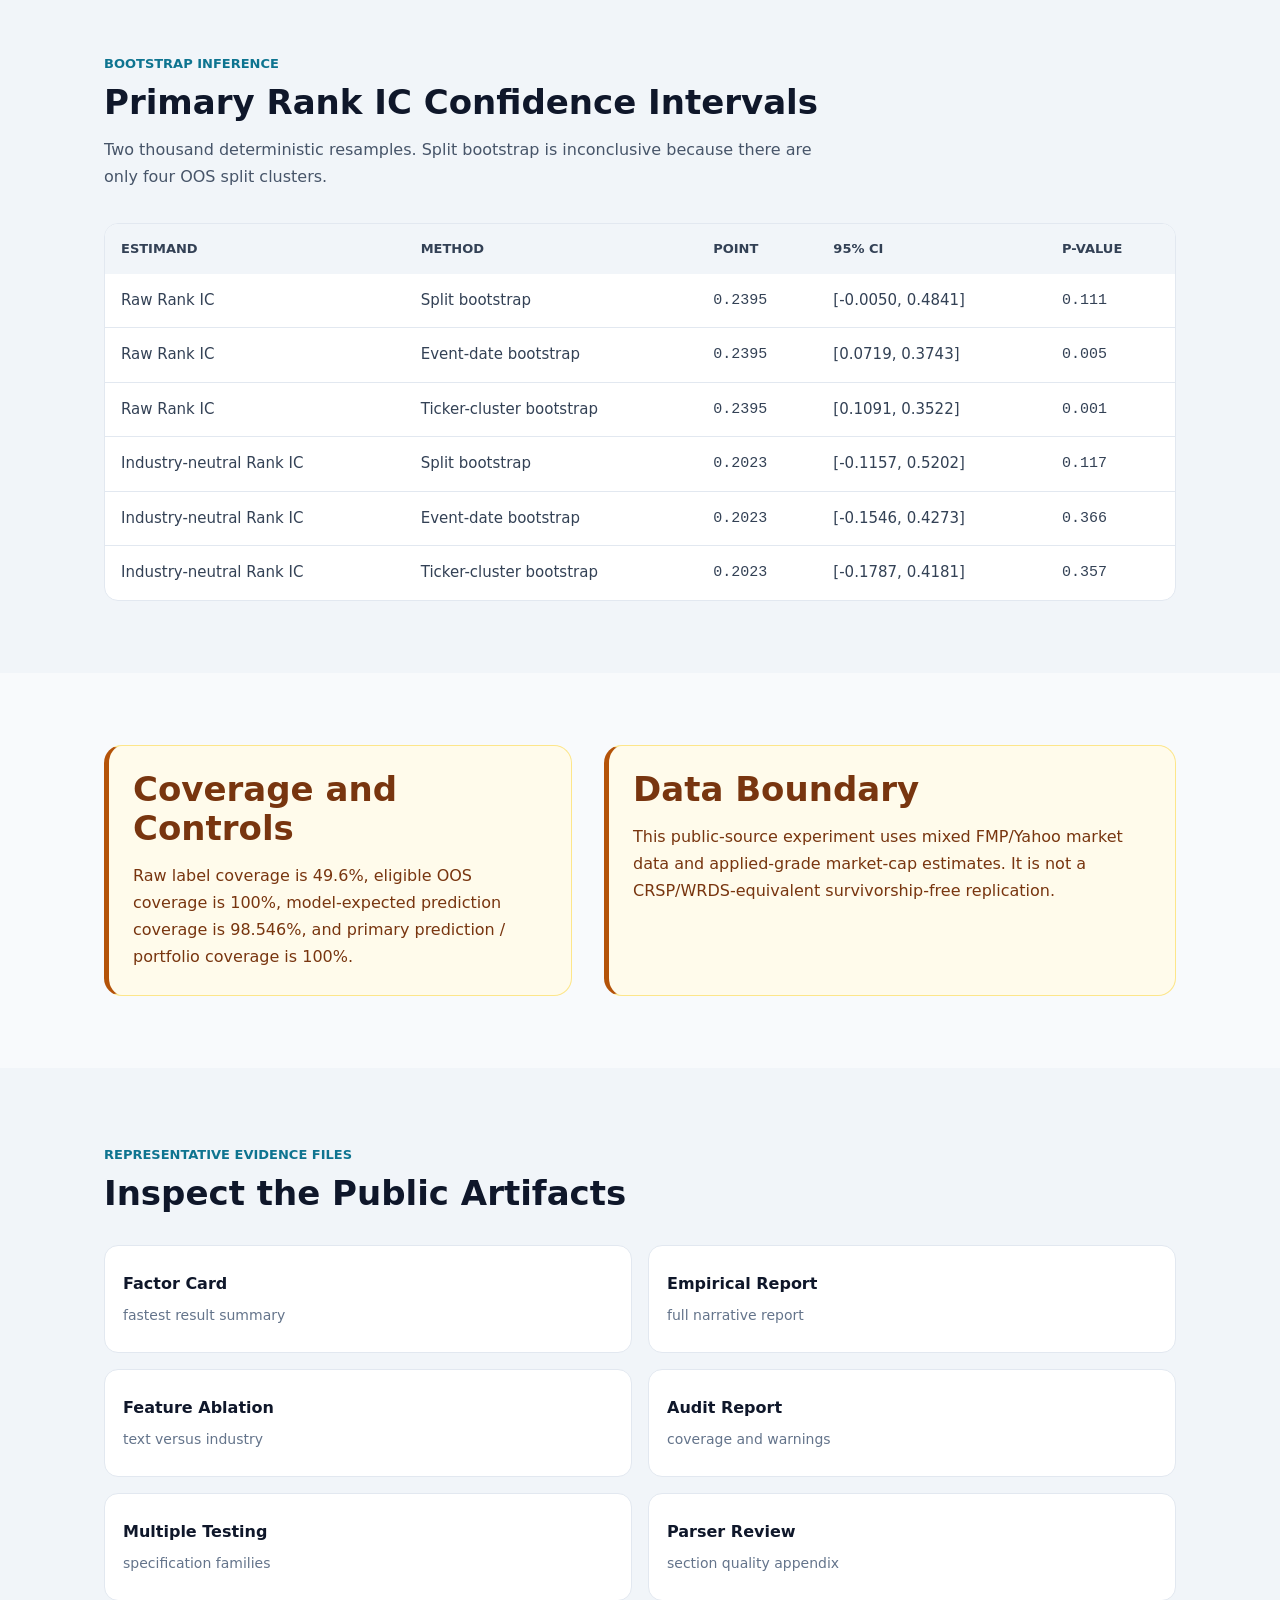
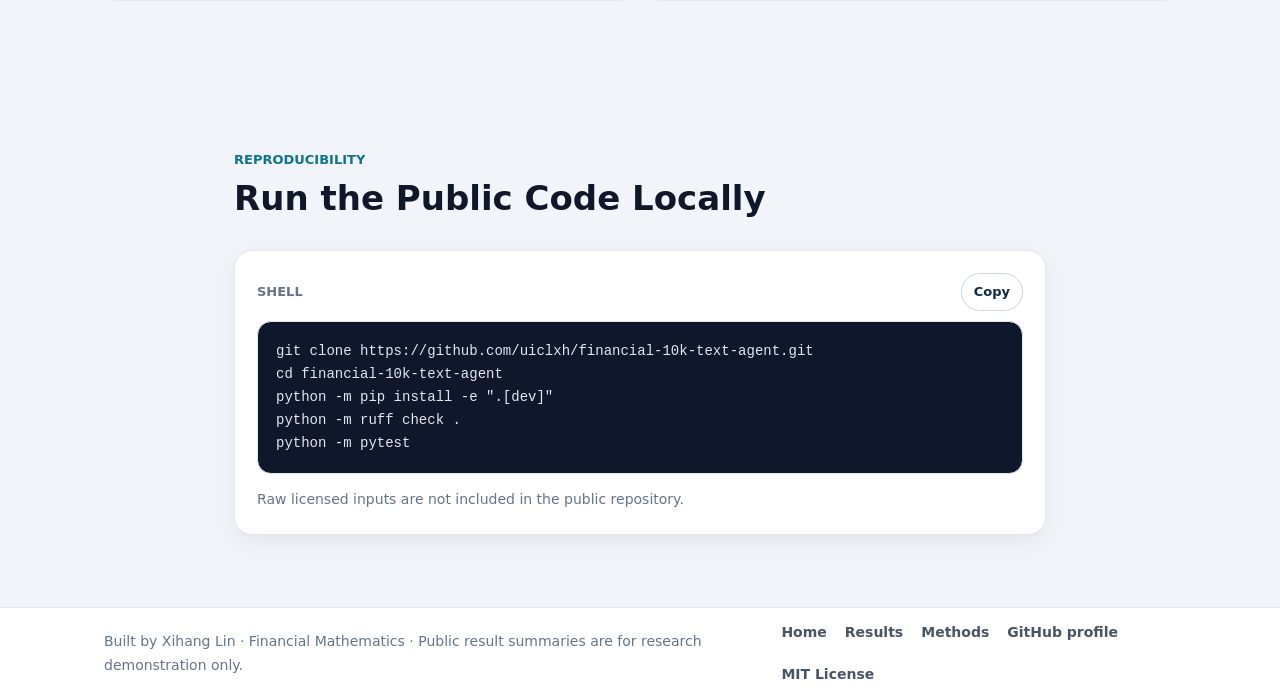
<file: website/results.html>
<!doctype html>
<html lang="en">
  <head>
    <meta charset="utf-8">
    <meta name="viewport" content="width=device-width, initial-scale=1">
    <title>Results | Financial 10-K Text Agent</title>
    <meta name="description" content="V4 results, feature ablation, bootstrap inference, and audit artifacts for the Financial 10-K Text Agent.">
    <meta name="author" content="Xihang Lin">
    <link rel="canonical" href="https://www.filingfactor.tech/results.html">
    <link rel="alternate" hreflang="en" href="https://www.filingfactor.tech/results.html">
    <link rel="alternate" hreflang="zh-CN" href="https://www.filingfactor.tech/results.zh-CN.html">
    <link rel="alternate" hreflang="x-default" href="https://www.filingfactor.tech/">
    <meta property="og:type" content="website">
    <meta property="og:title" content="Results | Financial 10-K Text Agent">
    <meta property="og:description" content="V4 results, feature ablation, bootstrap inference, and audit artifacts for the Financial 10-K Text Agent.">
    <meta property="og:url" content="https://www.filingfactor.tech/results.html">
    <meta property="og:image" content="https://www.filingfactor.tech/assets/og-card.png">
    <meta name="twitter:card" content="summary_large_image">
    <meta name="twitter:title" content="Results | Financial 10-K Text Agent">
    <meta name="twitter:description" content="V4 results, feature ablation, bootstrap inference, and audit artifacts for the Financial 10-K Text Agent.">
    <meta name="twitter:image" content="https://www.filingfactor.tech/assets/og-card.png">
    <link rel="icon" href="assets/favicon.svg" type="image/svg+xml">
    <link rel="stylesheet" href="assets/styles.css">
    <script defer src="assets/site.js"></script>
    <script type="application/ld+json">
      {"@context":"https://schema.org","@type":"SoftwareSourceCode","name":"Financial 10-K Text Agent","author":{"@type":"Person","name":"Xihang Lin"},"codeRepository":"https://github.com/uiclxh/financial-10k-text-agent","license":"https://github.com/uiclxh/financial-10k-text-agent/blob/main/LICENSE","programmingLanguage":"Python"}
    </script>
  </head>
  <body>
    <a class="skip-link" href="#main">Skip to content</a>
    <header class="site-header">
      <div class="container header-inner">
        <a class="brand" href="index.html">Financial 10-K Text Agent</a>
        <nav class="primary-nav" aria-label="Primary navigation">
          <a href="index.html">Overview</a>
          <a href="results.html" aria-current="page">Results</a>
          <a href="methods.html">Methods & Audit</a>
          <a href="results.html#reproducibility">Run Locally</a>
          <a href="https://github.com/uiclxh/financial-10k-text-agent">GitHub ↗</a>
        </nav>
        <div class="language-switch" aria-label="Language switch">
          <a class="switch-option is-active" href="results.html" lang="en">English</a>
          <a class="switch-option" href="results.zh-CN.html" lang="zh-CN">Chinese</a>
        </div>
      </div>
    </header>

    <main id="main">
      <section class="page-hero">
        <div class="container narrow">
          <span class="badge">50-company v4 public package</span>
          <h1>Results and Artifacts</h1>
          <p class="hero-hook">The strongest evidence is volatility ranking, not stock-return alpha.</p>
          <p class="hero-subtitle">Compact public summary of <code>50_company_public_fmp_alpha_2016_2025_v4</code>.</p>
          <nav class="page-toc" aria-label="On this page"><a href="#primary-result">Primary result</a><a href="#ablation">Feature ablation</a><a href="#bootstrap">Bootstrap</a><a href="#coverage">Coverage</a><a href="#reproducibility">Reproduce</a></nav>
        </div>
      </section>

      <section class="section muted" id="primary-result">
        <div class="container">
          <div class="result-summary-card"><div><p class="eyebrow">Preregistered primary prediction</p><h2>Ridge Rank IC = 0.2395</h2><p>Positive out-of-sample ranking information for future 20-day realized volatility; raw p-value <code>0.00067</code>.</p></div><div class="result-claim-box"><span>Claim boundary</span><strong>Exploratory volatility-prediction evidence, not tradable alpha.</strong></div></div>
          <div class="claim-pair result-claim-pair"><article class="claim-card claim-positive"><span>Primary prediction</span><strong>Rank IC 0.2395</strong><p>Positive and fully covered across the preregistered prediction specification.</p></article><article class="claim-card claim-negative"><span>Primary portfolio</span><strong>Sharpe -0.8539</strong><p>Raw p-value <code>0.1147</code>; formal tradable alpha is not established.</p></article></div>
        </div>
      </section>

      <section class="section"><div class="container"><div class="section-header"><p class="eyebrow">Run summary</p><h2>Applied-Grade Public Evidence</h2></div><div class="metric-grid">            <div class="metric-card"><div class="metric-number">500</div><div class="metric-label">SEC 10-K filings</div></div>
            <div class="metric-card"><div class="metric-number">1,500</div><div class="metric-label">Labels</div></div>
            <div class="metric-card"><div class="metric-number">8,133</div><div class="metric-label">OOS predictions</div></div>
            <div class="metric-card"><div class="metric-number">520,465</div><div class="metric-label">Feature records</div></div>
            <div class="metric-card"><div class="metric-number">594</div><div class="metric-label">Tested specifications</div></div>
            <div class="metric-card"><div class="metric-number">26</div><div class="metric-label">Testing families</div></div>
            <div class="metric-card"><div class="metric-number">100%</div><div class="metric-label">Eligible OOS coverage</div></div>
            <div class="metric-card"><div class="metric-number">0 / 2</div><div class="metric-label">Audit failures / warnings</div></div></div></div></section>

      <section class="section muted"><div class="container split-section equal-cards"><article class="finding-card"><p class="eyebrow">Preregistered primary</p><h2>Combined-Text Ridge</h2><p><code>realized_volatility_1_20</code>, evaluated by ALL_SPLITS Rank IC.</p><div class="result-grid"><div><span class="result-label">Rank IC</span><strong class="result-number">0.2395</strong></div><div><span class="result-label">Raw p-value</span><strong class="result-number">0.00067</strong></div></div><p>Supports positive exploratory volatility-ranking evidence.</p></article><article class="exploratory-card"><p class="eyebrow">Best observed exploratory result</p><h2>TF-IDF/SVD-Only Ridge</h2><p>The strongest observed model-comparison result, not the preregistered primary claim.</p><div class="result-grid"><div><span class="result-label">Rank IC</span><strong class="result-number">0.3668</strong></div><div><span class="result-label">NW t-stat</span><strong class="result-number">5.4055</strong></div></div><p>RMSE <code>0.00992</code>.</p></article></div></section>
      <section class="section" id="ablation"><div class="container"><div class="section-header"><p class="eyebrow">Feature ablation</p><h2>Raw vs Industry-Neutral Rank IC</h2><p>Text representations retain positive ranking diagnostics after within-split industry demeaning.</p></div><div class="ablation-chart" aria-label="Feature ablation Rank IC chart"><div class="chart-legend"><span class="legend-raw">Raw Rank IC</span><span class="legend-neutral">Industry-neutral Rank IC</span></div><div class="ablation-row"><strong>TF-IDF/SVD only</strong><div class="paired-bars"><span class="bar-raw" style="--bar-width: 100%"></span><span class="bar-neutral" style="--bar-width: 93%"></span></div><code>0.3668 / 0.3416</code></div><div class="ablation-row"><strong>Industry + text</strong><div class="paired-bars"><span class="bar-raw" style="--bar-width: 90%"></span><span class="bar-neutral" style="--bar-width: 89%"></span></div><code>0.3296 / 0.3251</code></div><div class="ablation-row"><strong>Industry only</strong><div class="paired-bars"><span class="bar-raw" style="--bar-width: 80%"></span><span class="bar-neutral" style="--bar-width: 0%"></span></div><code>0.2924 / 0.0000</code></div><div class="ablation-row"><strong>Dictionary only</strong><div class="paired-bars"><span class="bar-raw" style="--bar-width: 61%"></span><span class="bar-neutral" style="--bar-width: 67%"></span></div><code>0.2244 / 0.2465</code></div><div class="ablation-row"><strong>Combined text</strong><div class="paired-bars"><span class="bar-raw" style="--bar-width: 65%"></span><span class="bar-neutral" style="--bar-width: 55%"></span></div><code>0.2395 / 0.2023</code></div></div><div class="table-wrap chart-fallback"><table><thead><tr><th>Feature set</th><th>Estimator</th><th>Rank IC</th><th>Industry-neutral Rank IC</th><th>RMSE</th></tr></thead><tbody><tr><td>TF-IDF/SVD only</td><td>Ridge</td><td class="numeric">0.3668</td><td class="numeric">0.3416</td><td class="numeric">0.00992</td></tr><tr><td>Industry + text</td><td>Ridge</td><td class="numeric">0.3296</td><td class="numeric">0.3251</td><td class="numeric">0.01076</td></tr><tr><td>Industry only</td><td>Industry mean</td><td class="numeric">0.2924</td><td class="numeric">0.0000</td><td class="numeric">0.00913</td></tr><tr><td>Dictionary only</td><td>Ridge</td><td class="numeric">0.2244</td><td class="numeric">0.2465</td><td class="numeric">0.00984</td></tr><tr><td>Combined text</td><td>Ridge</td><td class="numeric">0.2395</td><td class="numeric">0.2023</td><td class="numeric">0.01932</td></tr></tbody></table></div></div></section>
      <section class="section muted" id="bootstrap"><div class="container"><div class="section-header"><p class="eyebrow">Bootstrap inference</p><h2>Primary Rank IC Confidence Intervals</h2><p>Two thousand deterministic resamples. Split bootstrap is inconclusive because there are only four OOS split clusters.</p></div><div class="table-wrap"><table><thead><tr><th>Estimand</th><th>Method</th><th>Point</th><th>95% CI</th><th>p-value</th></tr></thead><tbody><tr><td>Raw Rank IC</td><td>Split bootstrap</td><td class="numeric">0.2395</td><td>[-0.0050, 0.4841]</td><td class="numeric">0.111</td></tr><tr><td>Raw Rank IC</td><td>Event-date bootstrap</td><td class="numeric">0.2395</td><td>[0.0719, 0.3743]</td><td class="numeric">0.005</td></tr><tr><td>Raw Rank IC</td><td>Ticker-cluster bootstrap</td><td class="numeric">0.2395</td><td>[0.1091, 0.3522]</td><td class="numeric">0.001</td></tr><tr><td>Industry-neutral Rank IC</td><td>Split bootstrap</td><td class="numeric">0.2023</td><td>[-0.1157, 0.5202]</td><td class="numeric">0.117</td></tr><tr><td>Industry-neutral Rank IC</td><td>Event-date bootstrap</td><td class="numeric">0.2023</td><td>[-0.1546, 0.4273]</td><td class="numeric">0.366</td></tr><tr><td>Industry-neutral Rank IC</td><td>Ticker-cluster bootstrap</td><td class="numeric">0.2023</td><td>[-0.1787, 0.4181]</td><td class="numeric">0.357</td></tr></tbody></table></div></div></section>
      <section class="section" id="coverage"><div class="container split-section equal-cards"><div class="boundary-box"><h2>Coverage and Controls</h2><p>Raw label coverage is 49.6%, eligible OOS coverage is 100%, model-expected prediction coverage is 98.546%, and primary prediction / portfolio coverage is 100%.</p></div><div class="boundary-box"><h2>Data Boundary</h2><p>This public-source experiment uses mixed FMP/Yahoo market data and applied-grade market-cap estimates. It is not a CRSP/WRDS-equivalent survivorship-free replication.</p></div></div></section><section class="section muted"><div class="container"><div class="section-header"><p class="eyebrow">Representative evidence files</p><h2>Inspect the Public Artifacts</h2></div><div class="artifact-grid"><a class="artifact-card" aria-label="Factor Card - fastest result summary" href="https://github.com/uiclxh/financial-10k-text-agent/blob/main/docs/results/50_company_public_fmp_alpha_2016_2025_v4/factor_card.md"><span>Factor Card</span><span>fastest result summary</span></a><a class="artifact-card" aria-label="Empirical Report - full narrative report" href="https://github.com/uiclxh/financial-10k-text-agent/blob/main/docs/results/50_company_public_fmp_alpha_2016_2025_v4/empirical_report.md"><span>Empirical Report</span><span>full narrative report</span></a><a class="artifact-card" aria-label="Feature Ablation - text versus industry" href="https://github.com/uiclxh/financial-10k-text-agent/blob/main/docs/results/50_company_public_fmp_alpha_2016_2025_v4/feature_ablation_summary.json"><span>Feature Ablation</span><span>text versus industry</span></a><a class="artifact-card" aria-label="Audit Report - coverage and warnings" href="https://github.com/uiclxh/financial-10k-text-agent/blob/main/docs/results/50_company_public_fmp_alpha_2016_2025_v4/audit_report.json"><span>Audit Report</span><span>coverage and warnings</span></a><a class="artifact-card" aria-label="Multiple Testing - specification families" href="https://github.com/uiclxh/financial-10k-text-agent/blob/main/docs/results/50_company_public_fmp_alpha_2016_2025_v4/multiple_testing_report.json"><span>Multiple Testing</span><span>specification families</span></a><a class="artifact-card" aria-label="Parser Review - section quality appendix" href="https://github.com/uiclxh/financial-10k-text-agent/blob/main/docs/results/50_company_public_fmp_alpha_2016_2025_v4/parser_manual_review_appendix.md"><span>Parser Review</span><span>section quality appendix</span></a></div></div></section>
      <section class="section muted" id="reproducibility"><div class="container narrow"><div class="section-header"><p class="eyebrow">Reproducibility</p><h2>Run the Public Code Locally</h2></div><div class="code-card"><div class="code-toolbar"><span>Shell</span><button class="copy-button" type="button" data-copy-target="run-code">Copy</button></div><pre id="run-code"><code>git clone https://github.com/uiclxh/financial-10k-text-agent.git
cd financial-10k-text-agent
python -m pip install -e ".[dev]"
python -m ruff check .
python -m pytest</code></pre><p class="small-note">Raw licensed inputs are not included in the public repository.</p></div></div></section>
    </main>

    <footer class="site-footer">
      <div class="container footer-inner">
        <p>Built by Xihang Lin · Financial Mathematics · Public result summaries are for research demonstration only.</p>
        <nav class="footer-links" aria-label="Footer navigation">
          <a href="index.html">Home</a>
          <a href="results.html">Results</a>
          <a href="methods.html">Methods</a>
          <a href="https://github.com/uiclxh">GitHub profile</a>
          <a href="https://github.com/uiclxh/financial-10k-text-agent/blob/main/LICENSE">MIT License</a>
        </nav>
      </div>
    </footer>
  </body>
</html>
</file>
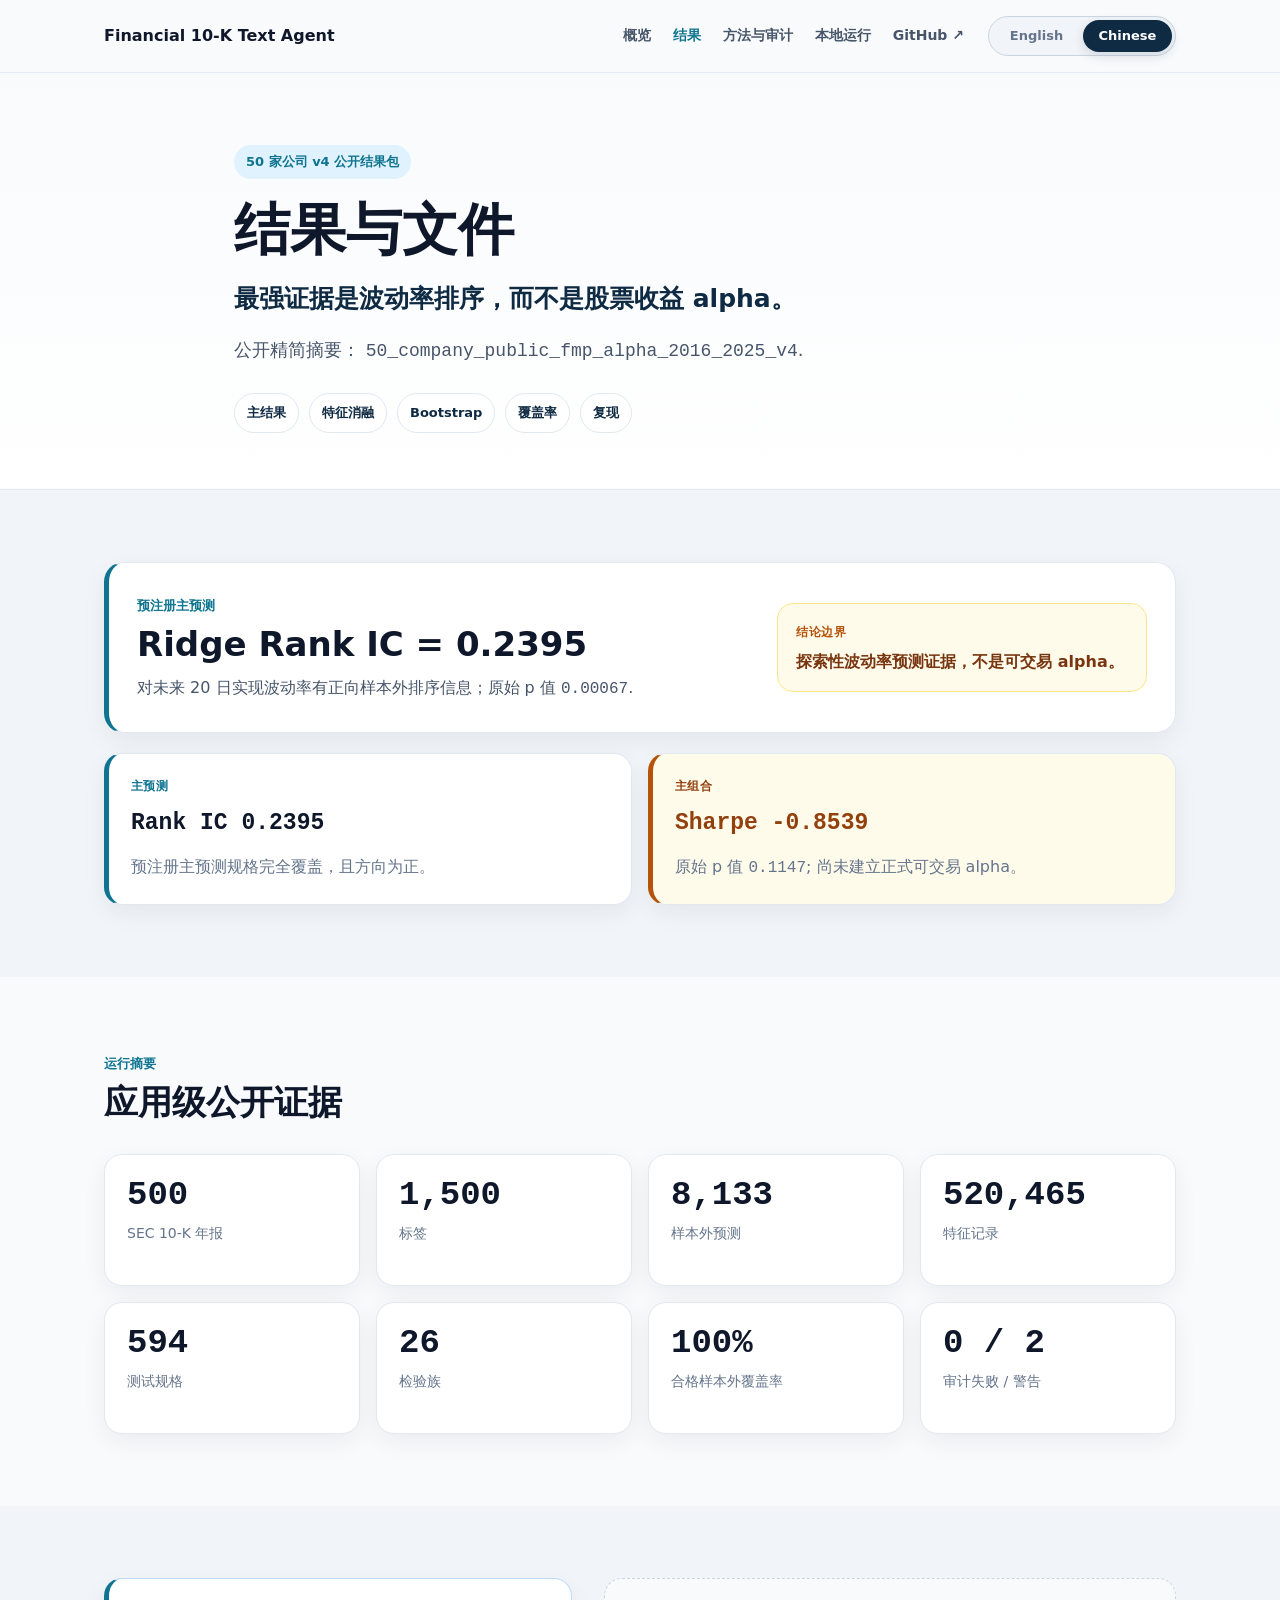
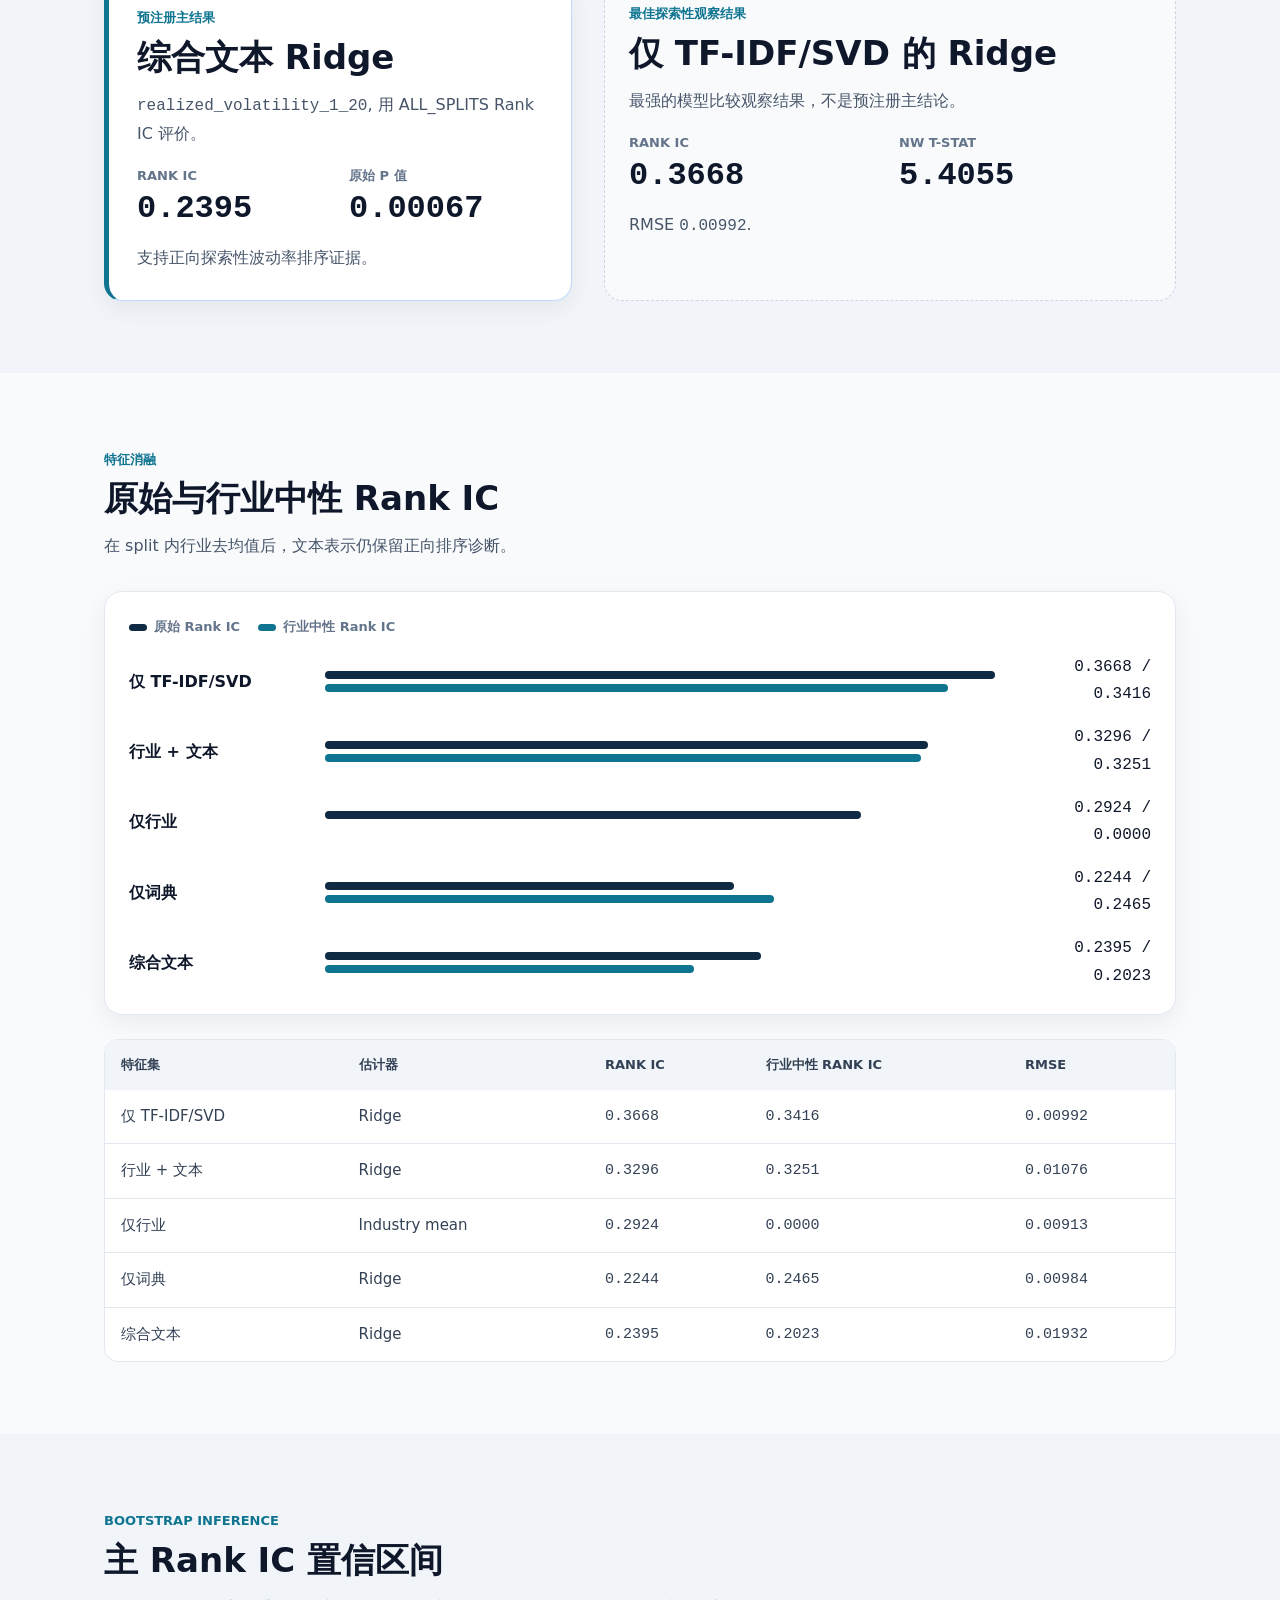
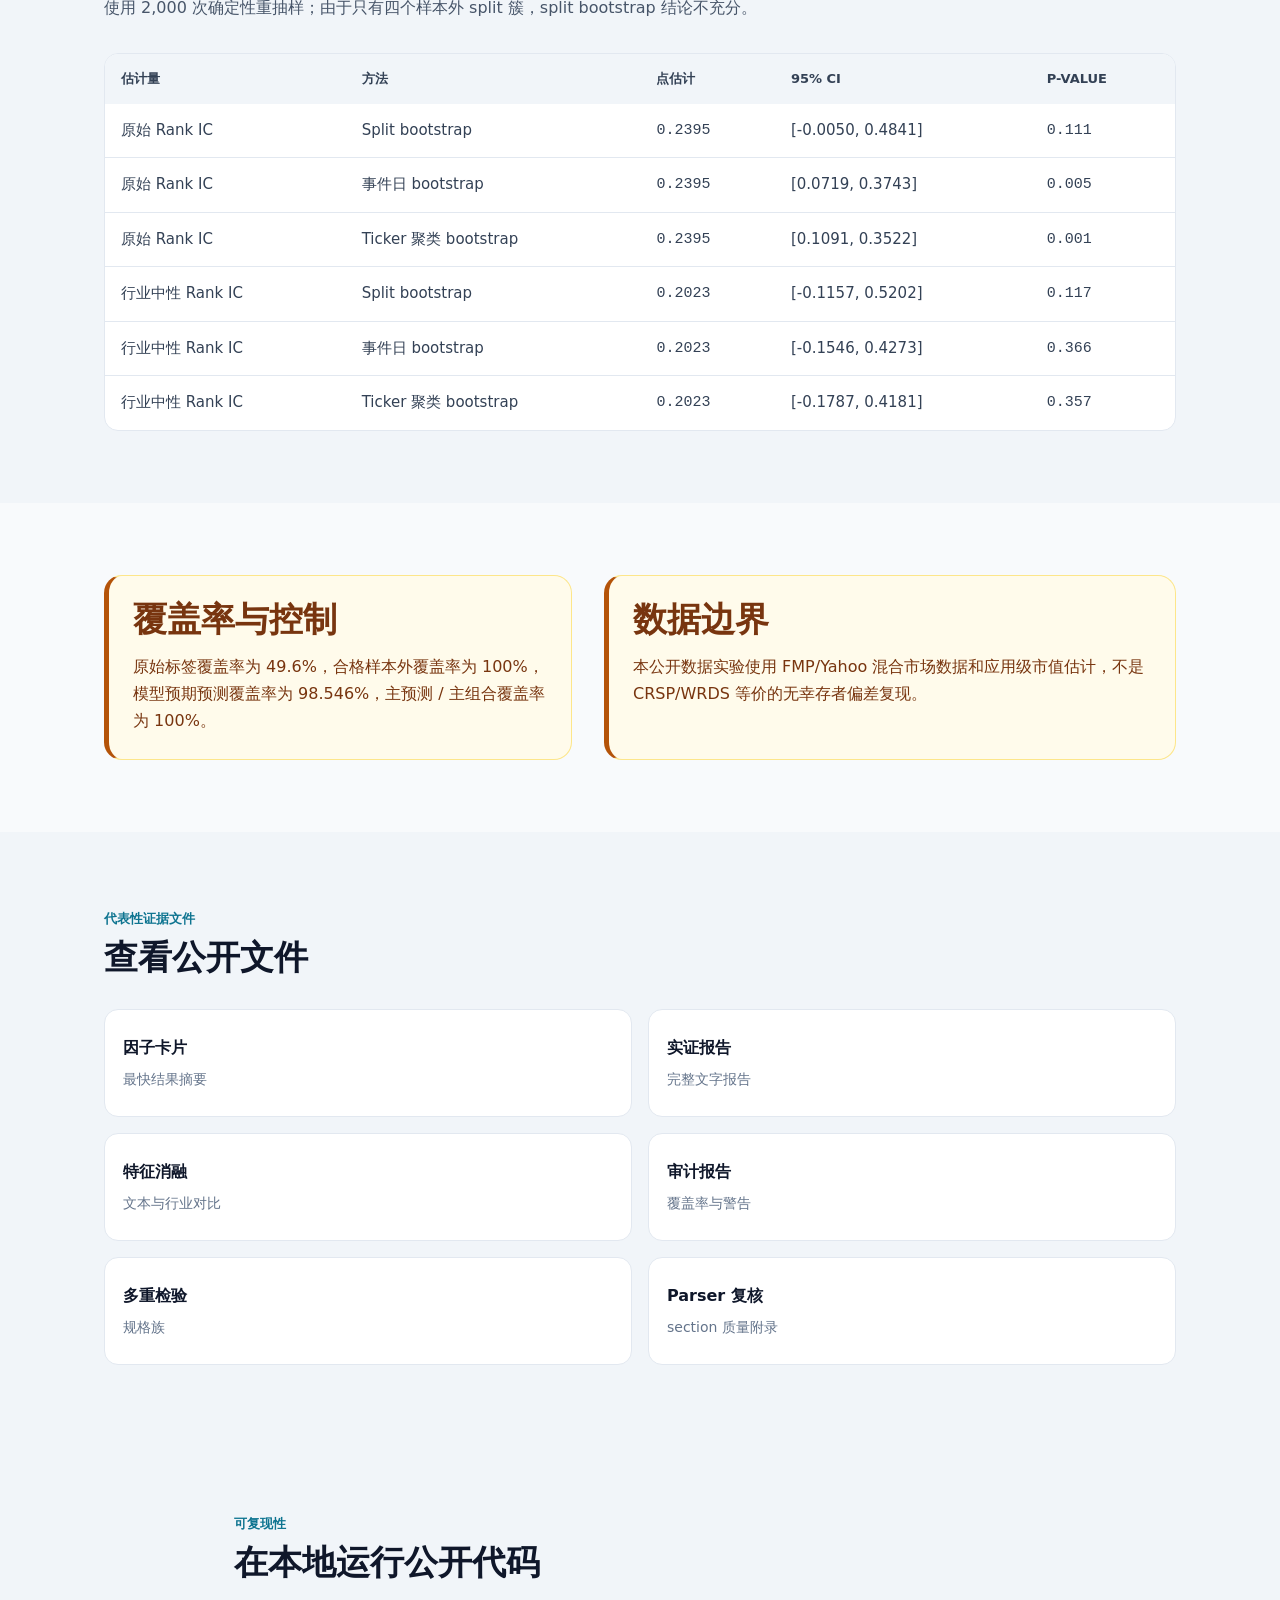
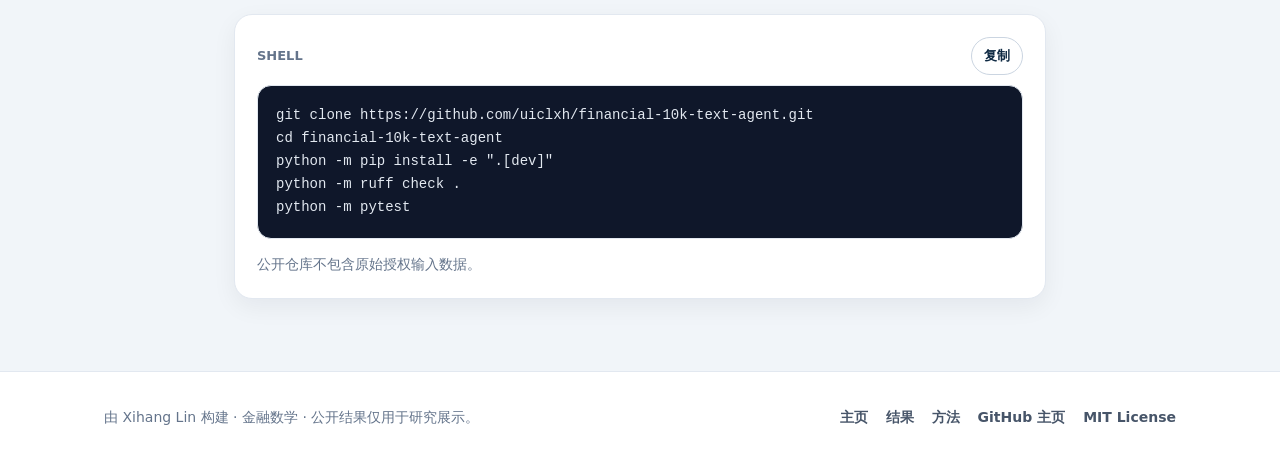
<file: website/results.zh-CN.html>
<!doctype html>
<html lang="zh-CN">
  <head>
    <meta charset="utf-8">
    <meta name="viewport" content="width=device-width, initial-scale=1">
    <title>结果 | Financial 10-K Text Agent</title>
    <meta name="description" content="Financial 10-K Text Agent 的 v4 结果、特征消融、bootstrap 推断与审计文件。">
    <meta name="author" content="Xihang Lin">
    <link rel="canonical" href="https://www.filingfactor.tech/results.zh-CN.html">
    <link rel="alternate" hreflang="en" href="https://www.filingfactor.tech/results.html">
    <link rel="alternate" hreflang="zh-CN" href="https://www.filingfactor.tech/results.zh-CN.html">
    <link rel="alternate" hreflang="x-default" href="https://www.filingfactor.tech/">
    <meta property="og:type" content="website">
    <meta property="og:title" content="结果 | Financial 10-K Text Agent">
    <meta property="og:description" content="Financial 10-K Text Agent 的 v4 结果、特征消融、bootstrap 推断与审计文件。">
    <meta property="og:url" content="https://www.filingfactor.tech/results.zh-CN.html">
    <meta property="og:image" content="https://www.filingfactor.tech/assets/og-card.png">
    <meta name="twitter:card" content="summary_large_image">
    <meta name="twitter:title" content="结果 | Financial 10-K Text Agent">
    <meta name="twitter:description" content="Financial 10-K Text Agent 的 v4 结果、特征消融、bootstrap 推断与审计文件。">
    <meta name="twitter:image" content="https://www.filingfactor.tech/assets/og-card.png">
    <link rel="icon" href="assets/favicon.svg" type="image/svg+xml">
    <link rel="stylesheet" href="assets/styles.css">
    <script defer src="assets/site.js"></script>
    <script type="application/ld+json">
      {"@context":"https://schema.org","@type":"SoftwareSourceCode","name":"Financial 10-K Text Agent","author":{"@type":"Person","name":"Xihang Lin"},"codeRepository":"https://github.com/uiclxh/financial-10k-text-agent","license":"https://github.com/uiclxh/financial-10k-text-agent/blob/main/LICENSE","programmingLanguage":"Python"}
    </script>
  </head>
  <body>
    <a class="skip-link" href="#main">跳到正文</a>
    <header class="site-header">
      <div class="container header-inner">
        <a class="brand" href="index.zh-CN.html">Financial 10-K Text Agent</a>
        <nav class="primary-nav" aria-label="主导航">
          <a href="index.zh-CN.html">概览</a>
          <a href="results.zh-CN.html" aria-current="page">结果</a>
          <a href="methods.zh-CN.html">方法与审计</a>
          <a href="results.zh-CN.html#reproducibility">本地运行</a>
          <a href="https://github.com/uiclxh/financial-10k-text-agent">GitHub ↗</a>
        </nav>
        <div class="language-switch" aria-label="语言切换">
          <a class="switch-option" href="results.html" lang="en">English</a>
          <a class="switch-option is-active" href="results.zh-CN.html" lang="zh-CN">Chinese</a>
        </div>
      </div>
    </header>

    <main id="main">
      <section class="page-hero">
        <div class="container narrow">
          <span class="badge">50 家公司 v4 公开结果包</span>
          <h1>结果与文件</h1>
          <p class="hero-hook">最强证据是波动率排序，而不是股票收益 alpha。</p>
          <p class="hero-subtitle">公开精简摘要： <code>50_company_public_fmp_alpha_2016_2025_v4</code>.</p>
          <nav class="page-toc" aria-label="本页导航"><a href="#primary-result">主结果</a><a href="#ablation">特征消融</a><a href="#bootstrap">Bootstrap</a><a href="#coverage">覆盖率</a><a href="#reproducibility">复现</a></nav>
        </div>
      </section>

      <section class="section muted" id="primary-result">
        <div class="container">
          <div class="result-summary-card"><div><p class="eyebrow">预注册主预测</p><h2>Ridge Rank IC = 0.2395</h2><p>对未来 20 日实现波动率有正向样本外排序信息；原始 p 值 <code>0.00067</code>.</p></div><div class="result-claim-box"><span>结论边界</span><strong>探索性波动率预测证据，不是可交易 alpha。</strong></div></div>
          <div class="claim-pair result-claim-pair"><article class="claim-card claim-positive"><span>主预测</span><strong>Rank IC 0.2395</strong><p>预注册主预测规格完全覆盖，且方向为正。</p></article><article class="claim-card claim-negative"><span>主组合</span><strong>Sharpe -0.8539</strong><p>原始 p 值 <code>0.1147</code>; 尚未建立正式可交易 alpha。</p></article></div>
        </div>
      </section>

      <section class="section"><div class="container"><div class="section-header"><p class="eyebrow">运行摘要</p><h2>应用级公开证据</h2></div><div class="metric-grid">            <div class="metric-card"><div class="metric-number">500</div><div class="metric-label">SEC 10-K 年报</div></div>
            <div class="metric-card"><div class="metric-number">1,500</div><div class="metric-label">标签</div></div>
            <div class="metric-card"><div class="metric-number">8,133</div><div class="metric-label">样本外预测</div></div>
            <div class="metric-card"><div class="metric-number">520,465</div><div class="metric-label">特征记录</div></div>
            <div class="metric-card"><div class="metric-number">594</div><div class="metric-label">测试规格</div></div>
            <div class="metric-card"><div class="metric-number">26</div><div class="metric-label">检验族</div></div>
            <div class="metric-card"><div class="metric-number">100%</div><div class="metric-label">合格样本外覆盖率</div></div>
            <div class="metric-card"><div class="metric-number">0 / 2</div><div class="metric-label">审计失败 / 警告</div></div></div></div></section>

      <section class="section muted"><div class="container split-section equal-cards"><article class="finding-card"><p class="eyebrow">预注册主结果</p><h2>综合文本 Ridge</h2><p><code>realized_volatility_1_20</code>, 用 ALL_SPLITS Rank IC 评价。</p><div class="result-grid"><div><span class="result-label">Rank IC</span><strong class="result-number">0.2395</strong></div><div><span class="result-label">原始 p 值</span><strong class="result-number">0.00067</strong></div></div><p>支持正向探索性波动率排序证据。</p></article><article class="exploratory-card"><p class="eyebrow">最佳探索性观察结果</p><h2>仅 TF-IDF/SVD 的 Ridge</h2><p>最强的模型比较观察结果，不是预注册主结论。</p><div class="result-grid"><div><span class="result-label">Rank IC</span><strong class="result-number">0.3668</strong></div><div><span class="result-label">NW t-stat</span><strong class="result-number">5.4055</strong></div></div><p>RMSE <code>0.00992</code>.</p></article></div></section>
      <section class="section" id="ablation"><div class="container"><div class="section-header"><p class="eyebrow">特征消融</p><h2>原始与行业中性 Rank IC</h2><p>在 split 内行业去均值后，文本表示仍保留正向排序诊断。</p></div><div class="ablation-chart" aria-label="Feature ablation Rank IC chart"><div class="chart-legend"><span class="legend-raw">原始 Rank IC</span><span class="legend-neutral">行业中性 Rank IC</span></div><div class="ablation-row"><strong>仅 TF-IDF/SVD</strong><div class="paired-bars"><span class="bar-raw" style="--bar-width: 100%"></span><span class="bar-neutral" style="--bar-width: 93%"></span></div><code>0.3668 / 0.3416</code></div><div class="ablation-row"><strong>行业 + 文本</strong><div class="paired-bars"><span class="bar-raw" style="--bar-width: 90%"></span><span class="bar-neutral" style="--bar-width: 89%"></span></div><code>0.3296 / 0.3251</code></div><div class="ablation-row"><strong>仅行业</strong><div class="paired-bars"><span class="bar-raw" style="--bar-width: 80%"></span><span class="bar-neutral" style="--bar-width: 0%"></span></div><code>0.2924 / 0.0000</code></div><div class="ablation-row"><strong>仅词典</strong><div class="paired-bars"><span class="bar-raw" style="--bar-width: 61%"></span><span class="bar-neutral" style="--bar-width: 67%"></span></div><code>0.2244 / 0.2465</code></div><div class="ablation-row"><strong>综合文本</strong><div class="paired-bars"><span class="bar-raw" style="--bar-width: 65%"></span><span class="bar-neutral" style="--bar-width: 55%"></span></div><code>0.2395 / 0.2023</code></div></div><div class="table-wrap chart-fallback"><table><thead><tr><th>特征集</th><th>估计器</th><th>Rank IC</th><th>行业中性 Rank IC</th><th>RMSE</th></tr></thead><tbody><tr><td>仅 TF-IDF/SVD</td><td>Ridge</td><td class="numeric">0.3668</td><td class="numeric">0.3416</td><td class="numeric">0.00992</td></tr><tr><td>行业 + 文本</td><td>Ridge</td><td class="numeric">0.3296</td><td class="numeric">0.3251</td><td class="numeric">0.01076</td></tr><tr><td>仅行业</td><td>Industry mean</td><td class="numeric">0.2924</td><td class="numeric">0.0000</td><td class="numeric">0.00913</td></tr><tr><td>仅词典</td><td>Ridge</td><td class="numeric">0.2244</td><td class="numeric">0.2465</td><td class="numeric">0.00984</td></tr><tr><td>综合文本</td><td>Ridge</td><td class="numeric">0.2395</td><td class="numeric">0.2023</td><td class="numeric">0.01932</td></tr></tbody></table></div></div></section>
      <section class="section muted" id="bootstrap"><div class="container"><div class="section-header"><p class="eyebrow">Bootstrap inference</p><h2>主 Rank IC 置信区间</h2><p>使用 2,000 次确定性重抽样；由于只有四个样本外 split 簇，split bootstrap 结论不充分。</p></div><div class="table-wrap"><table><thead><tr><th>估计量</th><th>方法</th><th>点估计</th><th>95% CI</th><th>p-value</th></tr></thead><tbody><tr><td>原始 Rank IC</td><td>Split bootstrap</td><td class="numeric">0.2395</td><td>[-0.0050, 0.4841]</td><td class="numeric">0.111</td></tr><tr><td>原始 Rank IC</td><td>事件日 bootstrap</td><td class="numeric">0.2395</td><td>[0.0719, 0.3743]</td><td class="numeric">0.005</td></tr><tr><td>原始 Rank IC</td><td>Ticker 聚类 bootstrap</td><td class="numeric">0.2395</td><td>[0.1091, 0.3522]</td><td class="numeric">0.001</td></tr><tr><td>行业中性 Rank IC</td><td>Split bootstrap</td><td class="numeric">0.2023</td><td>[-0.1157, 0.5202]</td><td class="numeric">0.117</td></tr><tr><td>行业中性 Rank IC</td><td>事件日 bootstrap</td><td class="numeric">0.2023</td><td>[-0.1546, 0.4273]</td><td class="numeric">0.366</td></tr><tr><td>行业中性 Rank IC</td><td>Ticker 聚类 bootstrap</td><td class="numeric">0.2023</td><td>[-0.1787, 0.4181]</td><td class="numeric">0.357</td></tr></tbody></table></div></div></section>
      <section class="section" id="coverage"><div class="container split-section equal-cards"><div class="boundary-box"><h2>覆盖率与控制</h2><p>原始标签覆盖率为 49.6%，合格样本外覆盖率为 100%，模型预期预测覆盖率为 98.546%，主预测 / 主组合覆盖率为 100%。</p></div><div class="boundary-box"><h2>数据边界</h2><p>本公开数据实验使用 FMP/Yahoo 混合市场数据和应用级市值估计，不是 CRSP/WRDS 等价的无幸存者偏差复现。</p></div></div></section><section class="section muted"><div class="container"><div class="section-header"><p class="eyebrow">代表性证据文件</p><h2>查看公开文件</h2></div><div class="artifact-grid"><a class="artifact-card" aria-label="因子卡片 - 最快结果摘要" href="https://github.com/uiclxh/financial-10k-text-agent/blob/main/docs/results/50_company_public_fmp_alpha_2016_2025_v4/factor_card.md"><span>因子卡片</span><span>最快结果摘要</span></a><a class="artifact-card" aria-label="实证报告 - 完整文字报告" href="https://github.com/uiclxh/financial-10k-text-agent/blob/main/docs/results/50_company_public_fmp_alpha_2016_2025_v4/empirical_report.md"><span>实证报告</span><span>完整文字报告</span></a><a class="artifact-card" aria-label="特征消融 - 文本与行业对比" href="https://github.com/uiclxh/financial-10k-text-agent/blob/main/docs/results/50_company_public_fmp_alpha_2016_2025_v4/feature_ablation_summary.json"><span>特征消融</span><span>文本与行业对比</span></a><a class="artifact-card" aria-label="审计报告 - 覆盖率与警告" href="https://github.com/uiclxh/financial-10k-text-agent/blob/main/docs/results/50_company_public_fmp_alpha_2016_2025_v4/audit_report.json"><span>审计报告</span><span>覆盖率与警告</span></a><a class="artifact-card" aria-label="多重检验 - 规格族" href="https://github.com/uiclxh/financial-10k-text-agent/blob/main/docs/results/50_company_public_fmp_alpha_2016_2025_v4/multiple_testing_report.json"><span>多重检验</span><span>规格族</span></a><a class="artifact-card" aria-label="Parser 复核 - section 质量附录" href="https://github.com/uiclxh/financial-10k-text-agent/blob/main/docs/results/50_company_public_fmp_alpha_2016_2025_v4/parser_manual_review_appendix.md"><span>Parser 复核</span><span>section 质量附录</span></a></div></div></section>
      <section class="section muted" id="reproducibility"><div class="container narrow"><div class="section-header"><p class="eyebrow">可复现性</p><h2>在本地运行公开代码</h2></div><div class="code-card"><div class="code-toolbar"><span>Shell</span><button class="copy-button" type="button" data-copy-target="run-code">复制</button></div><pre id="run-code"><code>git clone https://github.com/uiclxh/financial-10k-text-agent.git
cd financial-10k-text-agent
python -m pip install -e ".[dev]"
python -m ruff check .
python -m pytest</code></pre><p class="small-note">公开仓库不包含原始授权输入数据。</p></div></div></section>
    </main>

    <footer class="site-footer">
      <div class="container footer-inner">
        <p>由 Xihang Lin 构建 · 金融数学 · 公开结果仅用于研究展示。</p>
        <nav class="footer-links" aria-label="页脚导航">
          <a href="index.zh-CN.html">主页</a>
          <a href="results.zh-CN.html">结果</a>
          <a href="methods.zh-CN.html">方法</a>
          <a href="https://github.com/uiclxh">GitHub 主页</a>
          <a href="https://github.com/uiclxh/financial-10k-text-agent/blob/main/LICENSE">MIT License</a>
        </nav>
      </div>
    </footer>
  </body>
</html>
</file>
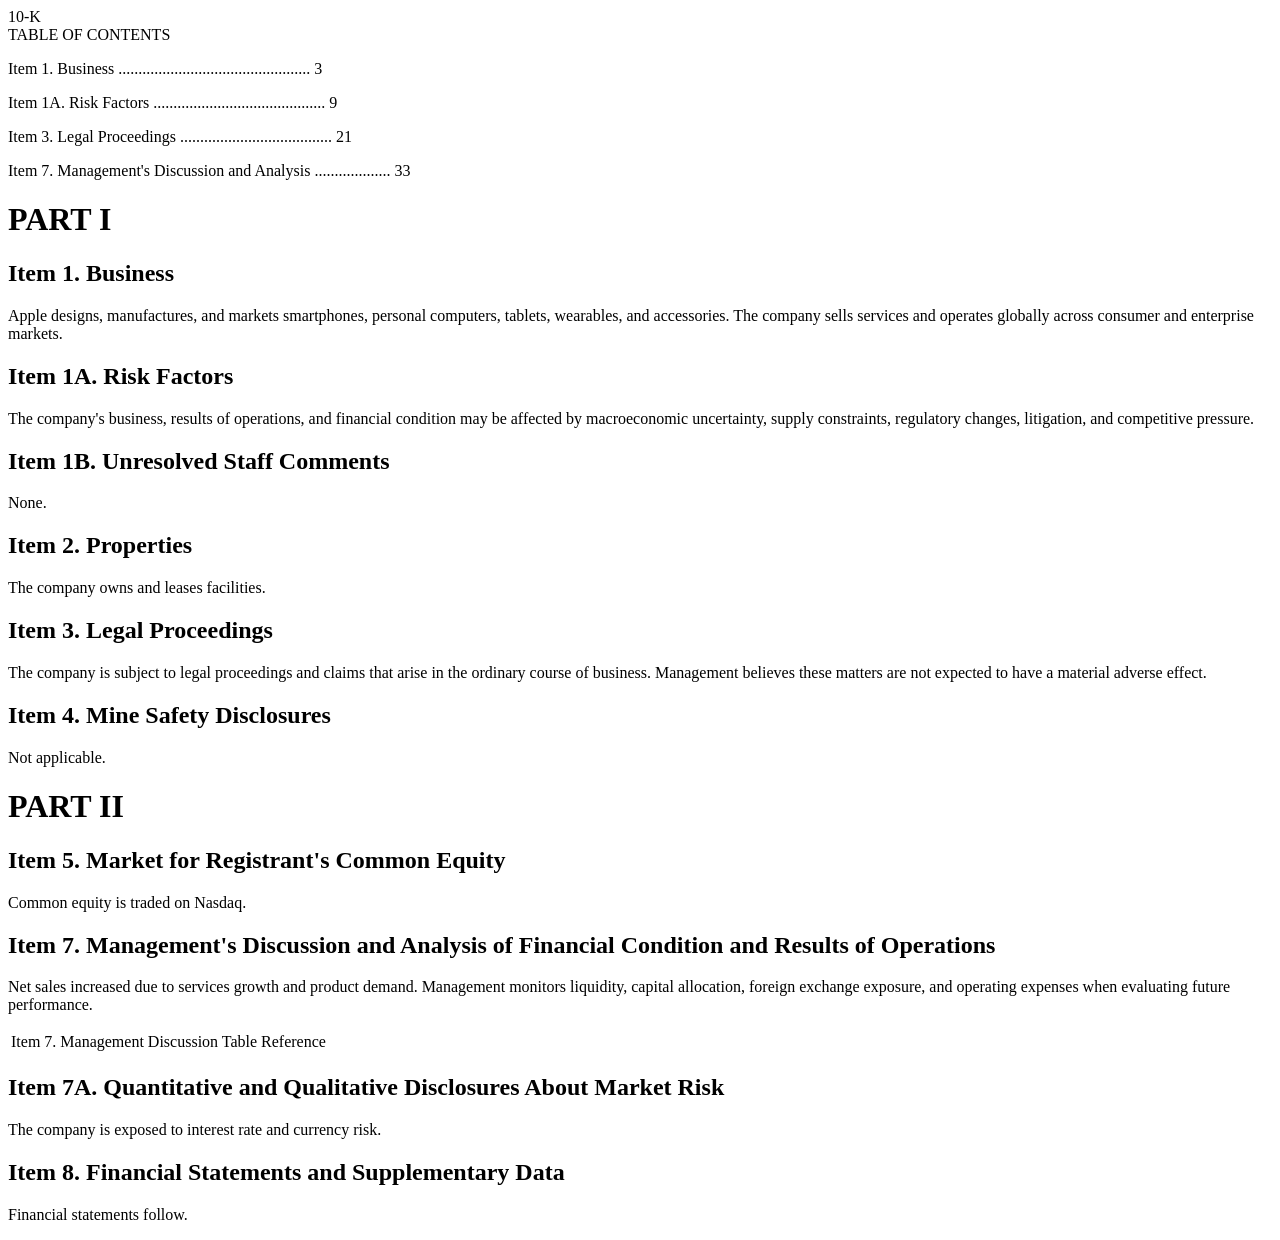
<file: tests/fixtures/sec_10k_sample_with_toc.html>
<html>
  <head>
    <title>Sample 10-K</title>
    <style>.hidden { display: none; }</style>
  </head>
  <body>
    <ix:nonNumeric name="dei:DocumentType">10-K</ix:nonNumeric>
    <div>TABLE OF CONTENTS</div>
    <p>Item 1. Business ................................................ 3</p>
    <p>Item 1A. Risk Factors ........................................... 9</p>
    <p>Item 3. Legal Proceedings ...................................... 21</p>
    <p>Item 7. Management's Discussion and Analysis ................... 33</p>

    <h1>PART I</h1>
    <h2>Item 1. Business</h2>
    <p>
      Apple designs, manufactures, and markets smartphones, personal computers,
      tablets, wearables, and accessories. The company sells services and
      operates globally across consumer and enterprise markets.
    </p>

    <h2>Item 1A. Risk Factors</h2>
    <p>
      The company's business, results of operations, and financial condition
      may be affected by macroeconomic uncertainty, supply constraints,
      regulatory changes, litigation, and competitive pressure.
    </p>

    <h2>Item 1B. Unresolved Staff Comments</h2>
    <p>None.</p>

    <h2>Item 2. Properties</h2>
    <p>The company owns and leases facilities.</p>

    <h2>Item 3. Legal Proceedings</h2>
    <p>
      The company is subject to legal proceedings and claims that arise in the
      ordinary course of business. Management believes these matters are not
      expected to have a material adverse effect.
    </p>

    <h2>Item 4. Mine Safety Disclosures</h2>
    <p>Not applicable.</p>

    <h1>PART II</h1>
    <h2>Item 5. Market for Registrant's Common Equity</h2>
    <p>Common equity is traded on Nasdaq.</p>

    <h2>Item 7. Management's Discussion and Analysis of Financial Condition and Results of Operations</h2>
    <p>
      Net sales increased due to services growth and product demand. Management
      monitors liquidity, capital allocation, foreign exchange exposure, and
      operating expenses when evaluating future performance.
    </p>

    <table>
      <tr><td>Item 7. Management Discussion Table Reference</td></tr>
    </table>

    <h2>Item 7A. Quantitative and Qualitative Disclosures About Market Risk</h2>
    <p>The company is exposed to interest rate and currency risk.</p>

    <h2>Item 8. Financial Statements and Supplementary Data</h2>
    <p>Financial statements follow.</p>
  </body>
</html>
</file>
<file: website/assets/styles.css>
:root {
  --bg: #f8fafc;
  --surface: #ffffff;
  --surface-muted: #f1f5f9;
  --text-main: #0f172a;
  --text-secondary: #475569;
  --text-muted: #64748b;
  --primary: #0f2a43;
  --primary-light: #1e3a5f;
  --accent: #0e7490;
  --accent-soft: #e0f2fe;
  --success: #166534;
  --warning: #b45309;
  --warning-soft: #fffbeb;
  --border: #e2e8f0;
  --border-strong: #cbd5e1;
  --shadow: 0 8px 24px rgba(15, 23, 42, 0.06);
}

* {
  box-sizing: border-box;
}

html {
  scroll-behavior: smooth;
}

[id] {
  scroll-margin-top: 92px;
}

body {
  margin: 0;
  background: var(--bg);
  color: var(--text-secondary);
  font-family: Inter, ui-sans-serif, system-ui, -apple-system, BlinkMacSystemFont, "Segoe UI", sans-serif;
  font-size: 16px;
  line-height: 1.7;
}

a {
  color: inherit;
}

code,
.numeric,
.run-id,
.metric-number,
.result-number {
  font-family: "JetBrains Mono", "SFMono-Regular", Consolas, monospace;
}

code {
  overflow-wrap: anywhere;
  word-break: break-word;
}

h1,
h2,
h3,
p {
  margin-top: 0;
}

h1,
h2,
h3 {
  color: var(--text-main);
  letter-spacing: 0;
}

h1 {
  max-width: 760px;
  margin-bottom: 22px;
  font-size: 56px;
  font-weight: 750;
  line-height: 1.05;
}

h2 {
  margin-bottom: 14px;
  font-size: 34px;
  font-weight: 700;
  line-height: 1.15;
}

h3 {
  margin-bottom: 8px;
  font-size: 22px;
  font-weight: 650;
  line-height: 1.25;
}

p {
  margin-bottom: 0;
}

table {
  width: 100%;
  overflow: hidden;
  border: 1px solid var(--border);
  border-collapse: separate;
  border-spacing: 0;
  border-radius: 14px;
  background: var(--surface);
}

th,
td {
  padding: 14px 16px;
  border-bottom: 1px solid var(--border);
  text-align: left;
  vertical-align: top;
}

th {
  background: var(--surface-muted);
  color: #334155;
  font-size: 13px;
  font-weight: 700;
  text-transform: uppercase;
}

td {
  color: #334155;
  font-size: 15px;
}

tr:last-child th,
tr:last-child td {
  border-bottom: 0;
}

.skip-link {
  position: absolute;
  left: 16px;
  top: -48px;
  z-index: 100;
  padding: 10px 14px;
  border-radius: 8px;
  background: var(--primary);
  color: #ffffff;
  transition: top 0.2s ease;
}

.skip-link:focus {
  top: 16px;
}

.container {
  width: 100%;
  max-width: 1120px;
  margin: 0 auto;
  padding: 0 24px;
}

.narrow {
  max-width: 860px;
}

.site-header {
  position: sticky;
  top: 0;
  z-index: 20;
  border-bottom: 1px solid rgba(226, 232, 240, 0.9);
  background: rgba(248, 250, 252, 0.94);
  backdrop-filter: blur(12px);
}

.header-inner,
.footer-inner {
  display: flex;
  align-items: center;
  justify-content: space-between;
  gap: 24px;
  min-height: 72px;
}

.brand {
  color: var(--text-main);
  font-weight: 750;
  text-decoration: none;
}

.primary-nav {
  display: flex;
  align-items: center;
  gap: 22px;
  margin-left: auto;
}

.primary-nav a {
  color: var(--text-secondary);
  font-size: 14px;
  font-weight: 750;
  text-decoration: none;
  white-space: nowrap;
}

.primary-nav a:hover,
.primary-nav a[aria-current="page"] {
  color: var(--accent);
}

.nav-links,
.footer-links {
  display: flex;
  flex-wrap: wrap;
  gap: 18px;
  color: var(--text-secondary);
  font-size: 14px;
  font-weight: 650;
}

.nav-links a,
.footer-links a {
  text-decoration: none;
}

.nav-links a:hover,
.footer-links a:hover {
  color: var(--accent);
}

.language-switch {
  display: inline-grid;
  grid-template-columns: 1fr 1fr;
  gap: 2px;
  align-items: center;
  min-width: 188px;
  padding: 3px;
  border: 1px solid var(--border-strong);
  border-radius: 999px;
  background: var(--surface-muted);
}

.switch-option {
  display: inline-flex;
  align-items: center;
  justify-content: center;
  min-height: 32px;
  padding: 4px 12px;
  border-radius: 999px;
  color: var(--text-muted);
  font-size: 13px;
  font-weight: 750;
  text-decoration: none;
}

.switch-option.is-active {
  background: var(--primary);
  box-shadow: 0 4px 12px rgba(15, 42, 67, 0.14);
  color: #ffffff;
}

.hero,
.page-hero {
  border-bottom: 1px solid var(--border);
  background: linear-gradient(180deg, #f8fafc 0%, #ffffff 100%);
}

.hero {
  padding: 88px 0 72px;
}

.page-hero {
  padding: 72px 0 56px;
}

.hero-grid {
  display: grid;
  grid-template-columns: minmax(0, 1.42fr) minmax(320px, 0.78fr);
  gap: 40px;
  align-items: center;
}

.hero-subtitle {
  max-width: 720px;
  color: var(--text-secondary);
  font-size: 18px;
  line-height: 1.75;
}

.hero-hook {
  max-width: 760px;
  margin-bottom: 18px;
  color: var(--primary);
  font-size: 25px;
  font-weight: 750;
  line-height: 1.35;
}

.retention-hero {
  padding: 64px 0;
}

.claim-boundary-card {
  border: 1px solid #fde68a;
  border-left: 5px solid var(--warning);
  border-radius: 20px;
  background: var(--warning-soft);
  box-shadow: var(--shadow);
  padding: 26px;
}

.claim-boundary-card h2 {
  color: #78350f;
  font-size: 27px;
}

.claim-boundary-card p {
  color: #92400e;
}

.claim-boundary-card strong {
  display: block;
  margin-top: 18px;
  color: #78350f;
}

.hero-kpi-grid {
  display: grid;
  grid-template-columns: repeat(4, minmax(0, 1fr));
  gap: 14px;
  margin-top: 34px;
}

.metric-note {
  margin-top: 14px;
  color: var(--text-muted);
  font-size: 15px;
}

.hero-support {
  max-width: 720px;
  margin-top: 18px;
  color: var(--text-muted);
}

.hero-cta {
  display: flex;
  flex-wrap: wrap;
  gap: 12px;
  margin-top: 28px;
}

.hero-proof-grid {
  display: grid;
  grid-template-columns: repeat(3, minmax(0, 1fr));
  gap: 12px;
  max-width: 720px;
  margin-top: 30px;
}

.proof-card {
  border: 1px solid var(--border);
  border-radius: 16px;
  background: var(--surface);
  box-shadow: var(--shadow);
  padding: 18px;
}

.proof-card strong {
  display: block;
  color: var(--text-main);
  font-family: "JetBrains Mono", "SFMono-Regular", Consolas, monospace;
  font-size: 28px;
  line-height: 1.1;
}

.proof-card span {
  display: block;
  margin-top: 8px;
  color: var(--text-muted);
  font-size: 14px;
  line-height: 1.4;
}

.hero-visual {
  border: 1px solid var(--border);
  border-radius: 22px;
  background: var(--surface);
  box-shadow: var(--shadow);
  padding: 28px;
}

.hero-visual h2 {
  margin-bottom: 22px;
  font-size: 26px;
}

.hero-rank-chart {
  display: grid;
  gap: 14px;
}

.hero-rank-row {
  display: grid;
  grid-template-columns: 118px minmax(90px, 1fr) 72px;
  gap: 12px;
  align-items: center;
  color: var(--text-muted);
  font-size: 13px;
}

.hero-rank-row strong {
  color: var(--text-main);
  font-family: "JetBrains Mono", "SFMono-Regular", Consolas, monospace;
  text-align: right;
}

.hero-rank-row.is-primary .rank-track span {
  background: var(--primary);
}

.hero-rank-row.is-negative .rank-track span {
  background: var(--warning);
}

.badge,
.card-label,
.eyebrow {
  display: inline-flex;
  align-items: center;
  gap: 6px;
  color: var(--accent);
  font-size: 13px;
  font-weight: 700;
}

.badge {
  margin-bottom: 22px;
  padding: 6px 12px;
  border-radius: 999px;
  background: var(--accent-soft);
}

.eyebrow {
  margin-bottom: 8px;
  text-transform: uppercase;
}

.button-row {
  display: flex;
  flex-wrap: wrap;
  gap: 12px;
  margin-top: 28px;
}

.action-rail {
  display: grid;
  gap: 8px;
  max-width: 640px;
  margin-top: 30px;
  border-left: 4px solid var(--accent);
  border-radius: 0 16px 16px 0;
  background: rgba(255, 255, 255, 0.74);
  padding: 10px 0 10px 14px;
}

.action-rail-title {
  margin-bottom: 2px;
  color: var(--accent);
  font-size: 12px;
  font-weight: 800;
  letter-spacing: 0.04em;
  text-transform: uppercase;
}

.action-link {
  display: grid;
  grid-template-columns: 150px minmax(0, 1fr);
  gap: 14px;
  align-items: center;
  border: 1px solid var(--border);
  border-radius: 12px;
  background: var(--surface);
  padding: 12px 14px;
  color: inherit;
  text-decoration: none;
  transition: border-color 0.18s ease, box-shadow 0.18s ease, transform 0.18s ease;
}

.action-link:hover {
  border-color: var(--accent);
  box-shadow: 0 8px 20px rgba(15, 23, 42, 0.07);
  transform: translateY(-1px);
}

.action-link span {
  color: var(--text-main);
  font-weight: 800;
}

.action-link small {
  color: var(--text-muted);
  font-size: 13px;
  line-height: 1.45;
}

.action-link.is-primary {
  border-color: var(--primary);
  background: var(--primary);
}

.action-link.is-primary span,
.action-link.is-primary small {
  color: #ffffff;
}

.btn {
  display: inline-flex;
  align-items: center;
  justify-content: center;
  min-height: 48px;
  padding: 12px 18px;
  border-radius: 10px;
  font-weight: 700;
  text-decoration: none;
}

.btn-primary {
  border: 1px solid var(--primary);
  background: var(--primary);
  color: #ffffff;
}

.btn-result {
  min-height: 56px;
  padding: 14px 24px;
  border: 1px solid var(--primary);
  background: var(--primary);
  box-shadow: 0 12px 30px rgba(15, 42, 67, 0.18);
  color: #ffffff;
  font-size: 17px;
}

.btn-secondary {
  border: 1px solid var(--border-strong);
  background: #ffffff;
  color: var(--primary);
}

.hero-panel,
.finding-card,
.metric-card,
.control-card,
.contribution-card {
  border: 1px solid var(--border);
  border-radius: 18px;
  background: var(--surface);
  box-shadow: var(--shadow);
}

.hero-panel {
  padding: 26px;
}

.run-id {
  margin-bottom: 24px;
  color: var(--text-main);
  font-size: 15px;
  line-height: 1.5;
  overflow-wrap: anywhere;
}

.mini-chart {
  display: grid;
  gap: 14px;
}

.mini-row {
  display: grid;
  grid-template-columns: 106px minmax(72px, 1fr) 64px;
  gap: 10px;
  align-items: center;
  color: var(--text-muted);
  font-size: 13px;
}

.mini-row strong {
  color: var(--text-main);
  font-family: "JetBrains Mono", "SFMono-Regular", Consolas, monospace;
  text-align: right;
}

.bar {
  position: relative;
  height: 9px;
  overflow: hidden;
  border-radius: 999px;
  background: var(--surface-muted);
}

.bar::after {
  content: "";
  position: absolute;
  inset: 0 auto 0 0;
  width: var(--bar-width);
  border-radius: inherit;
  background: var(--accent);
}

.status-strip {
  display: grid;
  grid-template-columns: 1fr;
  gap: 8px;
  margin-top: 24px;
  color: var(--success);
  font-size: 13px;
  font-weight: 700;
}

.project-link-strip {
  display: flex;
  flex-wrap: wrap;
  gap: 10px;
  margin-top: 26px;
}

.project-link-strip a {
  border: 1px solid var(--border-strong);
  border-radius: 999px;
  background: var(--surface);
  color: var(--primary);
  font-size: 14px;
  font-weight: 800;
  padding: 9px 14px;
  text-decoration: none;
}

.project-link-strip a:hover {
  border-color: var(--accent);
  color: var(--accent);
}

.thirty-card {
  display: grid;
  grid-template-columns: minmax(240px, 0.7fr) minmax(0, 1.3fr);
  gap: 28px;
  align-items: center;
  border: 1px solid var(--border);
  border-left: 5px solid var(--accent);
  border-radius: 22px;
  background: var(--surface);
  box-shadow: var(--shadow);
  padding: 28px;
}

.thirty-card h2 {
  margin-bottom: 0;
}

.thirty-card p:last-child {
  color: var(--text-secondary);
  font-size: 17px;
  line-height: 1.75;
}

.section {
  padding: 72px 0;
}

.muted {
  background: var(--surface-muted);
}

.section-header {
  max-width: 720px;
  margin-bottom: 32px;
}

.page-toc {
  display: flex;
  flex-wrap: wrap;
  gap: 10px;
  margin-top: 26px;
}

.page-toc a {
  border: 1px solid var(--border);
  border-radius: 999px;
  background: var(--surface);
  padding: 8px 12px;
  color: var(--primary);
  font-size: 13px;
  font-weight: 750;
  text-decoration: none;
}

.page-toc a:hover {
  border-color: var(--accent);
  background: var(--accent-soft);
  color: var(--accent);
}

.section-note {
  max-width: 820px;
  margin-top: 18px;
  color: var(--text-muted);
}

.metric-grid {
  display: grid;
  grid-template-columns: repeat(4, minmax(0, 1fr));
  gap: 16px;
}

.metric-grid.compact {
  grid-template-columns: repeat(4, minmax(0, 1fr));
}

.metric-card {
  min-height: 132px;
  padding: 22px;
}

.metric-number {
  color: var(--text-main);
  font-size: 34px;
  font-weight: 750;
  line-height: 1.08;
  overflow-wrap: anywhere;
}

.metric-label {
  margin-top: 8px;
  color: var(--text-muted);
  font-size: 14px;
}

.finding-layout,
.split-section {
  display: grid;
  grid-template-columns: minmax(0, 0.9fr) minmax(0, 1.1fr);
  gap: 32px;
  align-items: start;
}

.equal-cards {
  align-items: stretch;
}

.equal-cards > * {
  min-height: 100%;
}

.finding-card {
  display: flex;
  flex-direction: column;
  border-color: #bfdbfe;
  border-left: 5px solid var(--accent);
  padding: 28px;
}

.exploratory-card {
  display: flex;
  flex-direction: column;
  overflow-x: auto;
  border: 1px dashed var(--border-strong);
  border-radius: 18px;
  background: var(--bg);
  padding: 24px;
}

.result-grid {
  display: grid;
  grid-template-columns: repeat(2, minmax(0, 1fr));
  gap: 18px;
  margin: 18px 0 18px;
}

.result-label {
  display: block;
  color: var(--text-muted);
  font-size: 13px;
  font-weight: 700;
  text-transform: uppercase;
}

.result-number {
  display: block;
  margin-top: 4px;
  color: var(--text-main);
  font-size: 32px;
  font-weight: 750;
  line-height: 1.1;
}

.small-note {
  margin-top: 14px;
  color: var(--text-muted);
  font-size: 14px;
}

.result-summary-card {
  display: grid;
  grid-template-columns: minmax(0, 1.25fr) minmax(260px, 0.75fr);
  gap: 24px;
  align-items: center;
  border: 1px solid var(--border);
  border-left: 5px solid var(--accent);
  border-radius: 20px;
  background: var(--surface);
  box-shadow: var(--shadow);
  padding: 28px;
}

.result-summary-card h2 {
  margin-bottom: 10px;
}

.home-result-layout {
  display: grid;
  grid-template-columns: minmax(0, 1.25fr) minmax(280px, 0.75fr);
  gap: 24px;
  align-items: stretch;
}

.claim-pair {
  display: grid;
  grid-template-columns: repeat(2, minmax(0, 1fr));
  gap: 16px;
}

.result-claim-pair {
  margin-top: 20px;
}

.home-result-layout .claim-pair {
  grid-template-columns: 1fr;
}

.claim-card {
  border: 1px solid var(--border);
  border-left: 5px solid var(--accent);
  border-radius: 18px;
  background: var(--surface);
  box-shadow: var(--shadow);
  padding: 22px;
}

.claim-card > span {
  display: block;
  color: var(--accent);
  font-size: 12px;
  font-weight: 800;
  letter-spacing: 0.04em;
  text-transform: uppercase;
}

.claim-card > strong {
  display: block;
  margin-top: 8px;
  color: var(--text-main);
  font-family: "JetBrains Mono", "SFMono-Regular", Consolas, monospace;
  font-size: 23px;
}

.claim-card p {
  margin-top: 10px;
  color: var(--text-muted);
}

.claim-negative {
  border-left-color: var(--warning);
  background: var(--warning-soft);
}

.claim-negative > span,
.claim-negative > strong {
  color: #92400e;
}

.chart-fallback {
  margin-top: 24px;
}

.result-claim-box {
  border: 1px solid #fde68a;
  border-radius: 16px;
  background: var(--warning-soft);
  padding: 18px;
}

.result-claim-box span {
  display: block;
  color: var(--warning);
  font-size: 12px;
  font-weight: 800;
  letter-spacing: 0.04em;
  text-transform: uppercase;
}

.result-claim-box strong {
  display: block;
  margin-top: 8px;
  color: #78350f;
  line-height: 1.45;
}

.pipeline {
  display: grid;
  grid-template-columns: repeat(4, minmax(0, 1fr));
  gap: 16px;
}

.pipeline-step {
  min-height: 174px;
  border: 1px solid var(--border);
  border-radius: 14px;
  background: var(--surface);
  padding: 16px;
}

.pipeline-step strong {
  display: block;
  margin: 12px 0 6px;
  color: var(--text-main);
}

.pipeline-step p {
  color: var(--text-muted);
  font-size: 14px;
  line-height: 1.55;
}

.pipeline-flow {
  display: grid;
  grid-template-columns: minmax(0, 1fr) auto minmax(0, 1fr) auto minmax(0, 1fr) auto minmax(0, 1fr) auto minmax(0, 1fr) auto minmax(0, 1fr) auto minmax(0, 1fr);
  gap: 8px;
  align-items: stretch;
}

.pipeline-node {
  display: flex;
  flex-direction: column;
  justify-content: center;
  min-height: 106px;
  border: 1px solid var(--border);
  border-radius: 16px;
  background: var(--surface);
  box-shadow: var(--shadow);
  padding: 14px;
}

.pipeline-node strong {
  color: var(--text-main);
  font-size: 15px;
  line-height: 1.2;
}

.pipeline-node span {
  margin-top: 6px;
  color: var(--text-muted);
  font-size: 12px;
  line-height: 1.35;
}

.pipeline-arrow {
  display: flex;
  align-items: center;
  color: var(--accent);
  font-weight: 900;
}

.step-index {
  display: inline-flex;
  align-items: center;
  justify-content: center;
  width: 28px;
  height: 28px;
  border-radius: 999px;
  background: var(--accent-soft);
  color: var(--accent);
  font-weight: 750;
}

.control-grid,
.contribution-grid,
.artifact-grid {
  display: grid;
  grid-template-columns: repeat(2, minmax(0, 1fr));
  gap: 16px;
}

.control-card,
.contribution-card {
  padding: 22px;
}

.capability-table-wrap {
  overflow-x: auto;
}

.capability-table th:first-child,
.capability-table td:first-child {
  width: 32%;
  color: var(--text-main);
  font-weight: 800;
}

.capability-table td {
  line-height: 1.6;
}

.capability-card-grid {
  display: grid;
  grid-template-columns: repeat(2, minmax(0, 1fr));
  gap: 16px;
}

.contribution-cards {
  grid-template-columns: repeat(3, minmax(0, 1fr));
}

.contribution-cards .capability-card {
  display: flex;
  flex-direction: column;
}

.capability-card {
  min-height: 150px;
  border: 1px solid var(--border);
  border-radius: 18px;
  background: var(--surface);
  box-shadow: var(--shadow);
  padding: 22px;
}

.capability-card strong {
  display: block;
  color: var(--text-main);
  font-size: 18px;
  line-height: 1.25;
}

.capability-card p {
  margin-top: 12px;
  color: var(--text-muted);
  line-height: 1.6;
}

.evidence-links {
  display: flex;
  flex-wrap: wrap;
  gap: 8px 14px;
  margin-top: auto;
  padding-top: 18px;
}

.evidence-link {
  color: var(--accent);
  font-size: 13px;
  font-weight: 800;
  text-decoration: none;
}

.evidence-link:hover {
  text-decoration: underline;
  text-underline-offset: 3px;
}

.tech-stack {
  margin-top: 20px;
  border: 1px solid var(--border);
  border-radius: 999px;
  background: var(--surface);
  padding: 10px 14px;
  color: var(--primary);
  font-size: 14px;
  font-weight: 750;
  text-align: center;
}

.evidence-ladder {
  display: grid;
  gap: 12px;
}

.evidence-ladder article {
  display: grid;
  grid-template-columns: 42px minmax(0, 1fr);
  gap: 16px;
  align-items: start;
  border: 1px solid var(--border);
  border-radius: 16px;
  background: var(--surface);
  padding: 18px;
}

.evidence-ladder article > span {
  display: inline-flex;
  align-items: center;
  justify-content: center;
  width: 38px;
  height: 38px;
  border-radius: 999px;
  background: var(--accent-soft);
  color: var(--accent);
  font-weight: 800;
}

.evidence-ladder strong {
  color: var(--text-main);
  font-size: 17px;
}

.evidence-ladder p {
  margin-top: 4px;
  color: var(--text-muted);
}

.control-marker {
  display: block;
  width: 32px;
  height: 4px;
  margin-bottom: 18px;
  border-radius: 999px;
  background: var(--accent);
}

.artifact-list {
  display: grid;
  grid-template-columns: repeat(2, minmax(0, 1fr));
  gap: 12px;
}

.artifact-card {
  display: flex;
  min-height: 108px;
  flex-direction: column;
  align-items: flex-start;
  justify-content: center;
  gap: 7px;
  border: 1px solid var(--border);
  border-radius: 14px;
  background: var(--surface);
  padding: 16px 18px;
  color: inherit;
  text-decoration: none;
}

.artifact-card:hover {
  border-color: var(--accent);
}

.artifact-card span:first-child {
  color: var(--text-main);
  font-weight: 700;
}

.artifact-card span:last-child {
  color: var(--text-muted);
  font-size: 14px;
  text-align: left;
}

.code-card {
  border: 1px solid var(--border);
  border-radius: 18px;
  background: var(--surface);
  box-shadow: var(--shadow);
  padding: 22px;
}

.code-toolbar {
  display: flex;
  align-items: center;
  justify-content: space-between;
  gap: 12px;
  margin-bottom: 10px;
}

.code-toolbar span {
  color: var(--text-muted);
  font-size: 13px;
  font-weight: 750;
  text-transform: uppercase;
}

.copy-button {
  border: 1px solid var(--border-strong);
  border-radius: 999px;
  background: var(--surface);
  color: var(--primary);
  cursor: pointer;
  font: inherit;
  font-size: 13px;
  font-weight: 800;
  padding: 7px 12px;
}

.copy-button:hover,
.copy-button.is-copied {
  border-color: var(--accent);
  background: var(--accent-soft);
  color: var(--accent);
}

.code-card pre {
  overflow-x: auto;
  margin: 0;
  padding: 18px;
  border: 1px solid var(--border);
  border-radius: 14px;
  background: #0f172a;
  color: #e2e8f0;
  font-size: 14px;
  line-height: 1.65;
}

.code-card a {
  color: var(--accent);
  font-weight: 700;
}

.method-flow {
  display: grid;
  grid-template-columns: minmax(0, 1fr) auto minmax(0, 1fr) auto minmax(0, 1fr) auto minmax(0, 1fr) auto minmax(0, 1fr);
  gap: 10px;
  align-items: stretch;
}

.flow-node {
  display: flex;
  flex-direction: column;
  justify-content: center;
  min-height: 118px;
  border: 1px solid var(--border);
  border-radius: 16px;
  background: var(--surface);
  box-shadow: var(--shadow);
  padding: 18px;
}

.flow-node strong {
  color: var(--text-main);
  font-size: 16px;
}

.flow-node span {
  margin-top: 6px;
  color: var(--text-muted);
  font-size: 13px;
  line-height: 1.45;
}

.flow-arrow {
  display: flex;
  align-items: center;
  justify-content: center;
  color: var(--accent);
  font-family: "JetBrains Mono", "SFMono-Regular", Consolas, monospace;
  font-weight: 800;
}

.leakage-flow-card {
  display: grid;
  gap: 8px;
  border: 1px solid var(--border);
  border-radius: 20px;
  background: var(--surface);
  box-shadow: var(--shadow);
  padding: 22px;
}

.leakage-step {
  display: grid;
  grid-template-areas:
    "index title"
    "index description";
  grid-template-columns: 34px minmax(0, 1fr);
  gap: 12px;
  align-items: start;
  border: 1px solid var(--border);
  border-radius: 14px;
  background: #fbfdff;
  padding: 12px;
}

.leakage-step span {
  grid-area: index;
  display: inline-flex;
  align-items: center;
  justify-content: center;
  width: 30px;
  height: 30px;
  border-radius: 999px;
  background: var(--accent-soft);
  color: var(--accent);
  font-weight: 800;
}

.leakage-step strong {
  grid-area: title;
  display: block;
  color: var(--text-main);
}

.leakage-step small {
  grid-area: description;
  display: block;
  min-width: 0;
  color: var(--text-muted);
  font-size: 13px;
  line-height: 1.45;
}

.leakage-arrow {
  color: var(--accent);
  font-weight: 900;
  text-align: center;
}

.waterfall-card {
  display: grid;
  gap: 16px;
  border: 1px solid var(--border);
  border-radius: 18px;
  background: var(--surface);
  box-shadow: var(--shadow);
  padding: 22px;
}

.compact-chart {
  margin-top: 22px;
}

.waterfall-row {
  display: grid;
  grid-template-columns: 128px minmax(120px, 1fr) 72px;
  gap: 14px;
  align-items: center;
  color: var(--text-secondary);
  font-size: 14px;
}

.waterfall-track {
  display: block;
  height: 12px;
  overflow: hidden;
  border-radius: 999px;
  background: #eaf0f6;
}

.waterfall-track span {
  display: block;
  width: var(--bar-width);
  height: 100%;
  border-radius: inherit;
  background: var(--accent);
}

.waterfall-row strong {
  color: var(--text-main);
  font-family: "JetBrains Mono", "SFMono-Regular", Consolas, monospace;
  text-align: right;
}

.model-chart-card {
  display: grid;
  gap: 14px;
  border: 1px solid var(--border);
  border-radius: 18px;
  background: var(--surface);
  box-shadow: var(--shadow);
  padding: 22px;
}

.rank-chart-row {
  display: grid;
  grid-template-columns: 150px minmax(130px, 1fr) 72px;
  gap: 14px;
  align-items: center;
}

.rank-chart-row strong {
  display: block;
  color: var(--text-main);
  font-size: 15px;
}

.rank-chart-row span {
  color: var(--text-muted);
  font-size: 13px;
}

.rank-track {
  position: relative;
  display: block;
  height: 14px;
  overflow: hidden;
  border-radius: 999px;
  background: #eaf0f6;
}

.rank-track span {
  display: block;
  width: var(--bar-width);
  height: 100%;
  border-radius: inherit;
  background: var(--accent);
}

.rank-chart-row.is-primary .rank-track span {
  background: var(--primary);
}

.rank-chart-row.is-exploratory .rank-track span {
  background: #0891b2;
}

.rank-chart-row.is-negative .rank-track span {
  background: var(--warning);
}

.rank-chart-row code {
  color: var(--text-main);
  font-weight: 800;
  text-align: right;
}

.ablation-chart,
.ci-chart {
  display: grid;
  gap: 16px;
  border: 1px solid var(--border);
  border-radius: 18px;
  background: var(--surface);
  box-shadow: var(--shadow);
  padding: 24px;
}

.chart-legend {
  display: flex;
  flex-wrap: wrap;
  gap: 18px;
  color: var(--text-muted);
  font-size: 13px;
  font-weight: 700;
}

.chart-legend span::before {
  display: inline-block;
  width: 18px;
  height: 7px;
  margin-right: 7px;
  border-radius: 999px;
  content: "";
}

.legend-raw::before {
  background: var(--primary);
}

.legend-neutral::before {
  background: var(--accent);
}

.ablation-row {
  display: grid;
  grid-template-columns: 180px minmax(180px, 1fr) 140px;
  gap: 16px;
  align-items: center;
}

.ablation-row > strong {
  color: var(--text-main);
}

.ablation-row > code {
  color: var(--text-main);
  text-align: right;
}

.paired-bars {
  display: grid;
  gap: 5px;
}

.paired-bars span {
  display: block;
  width: var(--bar-width);
  height: 8px;
  border-radius: 999px;
}

.bar-raw {
  background: var(--primary);
}

.bar-neutral {
  background: var(--accent);
}

.ablation-row.is-primary {
  border-radius: 12px;
  background: var(--surface-muted);
  padding: 10px;
}

.ci-row {
  display: grid;
  grid-template-columns: 130px minmax(240px, 1fr) 170px;
  gap: 16px;
  align-items: center;
}

.ci-row > div:first-child strong,
.ci-row > div:first-child span {
  display: block;
}

.ci-row > div:first-child strong {
  color: var(--text-main);
}

.ci-row > div:first-child span {
  color: var(--text-muted);
  font-size: 12px;
}

.ci-row > code {
  color: var(--text-main);
  text-align: right;
}

.ci-track {
  position: relative;
  height: 28px;
  border-radius: 999px;
  background: var(--surface-muted);
}

.zero-line {
  position: absolute;
  left: 26.7%;
  top: 2px;
  bottom: 2px;
  width: 2px;
  background: var(--warning);
}

.ci-interval {
  position: absolute;
  left: var(--ci-left);
  top: 11px;
  width: var(--ci-width);
  height: 6px;
  border-radius: 999px;
  background: var(--accent);
}

.ci-point {
  position: absolute;
  left: var(--point-left);
  top: 7px;
  width: 14px;
  height: 14px;
  border: 3px solid var(--surface);
  border-radius: 999px;
  background: var(--primary);
  box-shadow: 0 0 0 1px var(--primary);
  transform: translateX(-50%);
}

.method-callout {
  border: 1px solid #bfdbfe;
  border-left: 5px solid var(--accent);
  border-radius: 18px;
  background: #f0f9ff;
  padding: 24px;
}

.method-callout span {
  color: var(--accent);
  font-size: 12px;
  font-weight: 800;
  text-transform: uppercase;
}

.method-callout strong {
  display: block;
  margin-top: 8px;
  color: var(--text-main);
  font-size: 20px;
  line-height: 1.45;
}

.method-callout p {
  margin-top: 12px;
}

.policy-grid {
  display: grid;
  grid-template-columns: repeat(2, minmax(0, 1fr));
  gap: 14px;
  margin-top: 24px;
}

.policy-grid > div {
  border: 1px solid var(--border);
  border-radius: 14px;
  background: var(--surface);
  padding: 18px;
}

.policy-grid strong {
  color: var(--text-main);
}

.policy-grid p {
  margin-top: 6px;
  color: var(--text-muted);
}

.audit-summary {
  display: flex;
  flex-wrap: wrap;
  gap: 10px;
  padding-top: 4px;
}

.audit-summary span {
  display: inline-flex;
  gap: 6px;
  border-radius: 999px;
  background: #ecfdf5;
  padding: 6px 10px;
  color: var(--success);
  font-size: 13px;
  font-weight: 700;
}

.boundary-box {
  border: 1px solid #fde68a;
  border-left: 5px solid var(--warning);
  border-radius: 18px;
  background: var(--warning-soft);
  padding: 24px;
  color: #78350f;
}

.boundary-box h2 {
  color: #78350f;
}

.boundary-box p + p {
  margin-top: 14px;
}

.site-footer {
  border-top: 1px solid var(--border);
  background: var(--surface);
}

.footer-inner {
  min-height: 92px;
}

.footer-inner p {
  color: var(--text-muted);
  font-size: 14px;
}

.table-wrap {
  overflow-x: auto;
}

@media (max-width: 980px) {
  .hero-grid,
  .finding-layout,
  .split-section,
  .home-result-layout {
    grid-template-columns: 1fr;
  }

  .result-summary-card {
    grid-template-columns: 1fr;
  }

  .metric-grid,
  .metric-grid.compact,
  .hero-kpi-grid,
  .pipeline,
  .method-flow,
  .contribution-cards {
    grid-template-columns: repeat(2, minmax(0, 1fr));
  }

  .pipeline-flow {
    grid-template-columns: 1fr;
  }

  .pipeline-arrow {
    justify-content: center;
    transform: rotate(90deg);
  }

  .flow-arrow {
    display: none;
  }
}

@media (max-width: 860px) {
  .header-inner {
    flex-wrap: wrap;
  }

  .primary-nav {
    order: 3;
    width: 100%;
    gap: 18px;
    overflow-x: auto;
    padding-bottom: 4px;
  }
}

@media (max-width: 720px) {
  .artifact-list {
    grid-template-columns: 1fr;
  }

  h1 {
    font-size: 38px;
  }

  h2 {
    font-size: 28px;
  }

  .hero,
  .page-hero,
  .section {
    padding: 52px 0;
  }

  .header-inner,
  .footer-inner {
    align-items: flex-start;
    flex-direction: column;
    justify-content: center;
    padding: 16px 24px;
  }

  .metric-grid,
  .metric-grid.compact,
  .hero-kpi-grid,
  .hero-proof-grid,
  .pipeline,
  .pipeline-flow,
  .method-flow,
  .control-grid,
  .contribution-grid,
  .artifact-grid,
  .capability-card-grid,
  .contribution-cards,
  .claim-pair,
  .policy-grid,
  .result-grid {
    grid-template-columns: 1fr;
  }

  .pipeline-arrow {
    justify-content: center;
    transform: rotate(90deg);
  }

  .metric-number {
    font-size: 30px;
  }

  .mini-row {
    grid-template-columns: 1fr;
    gap: 6px;
  }

  .hero-rank-row {
    grid-template-columns: 1fr;
    gap: 7px;
  }

  .action-rail {
    border-left-width: 3px;
    padding-left: 12px;
  }

  .action-link {
    grid-template-columns: 1fr;
    gap: 3px;
  }

  .waterfall-row {
    grid-template-columns: 1fr;
    gap: 7px;
  }

  .rank-chart-row {
    grid-template-columns: 1fr;
    gap: 7px;
  }

  .ablation-row,
  .ci-row {
    grid-template-columns: 1fr;
    gap: 8px;
  }

  .mini-row strong {
    text-align: left;
  }

  .waterfall-row strong,
  .hero-rank-row strong,
  .rank-chart-row code,
  .ablation-row > code,
  .ci-row > code {
    text-align: left;
  }

  .artifact-card {
    align-items: flex-start;
    flex-direction: column;
  }

  .artifact-card span:last-child {
    text-align: left;
  }

  .button-row,
  .hero-cta,
  .btn {
    width: 100%;
  }

  .thirty-card {
    grid-template-columns: 1fr;
  }
}
</file>
